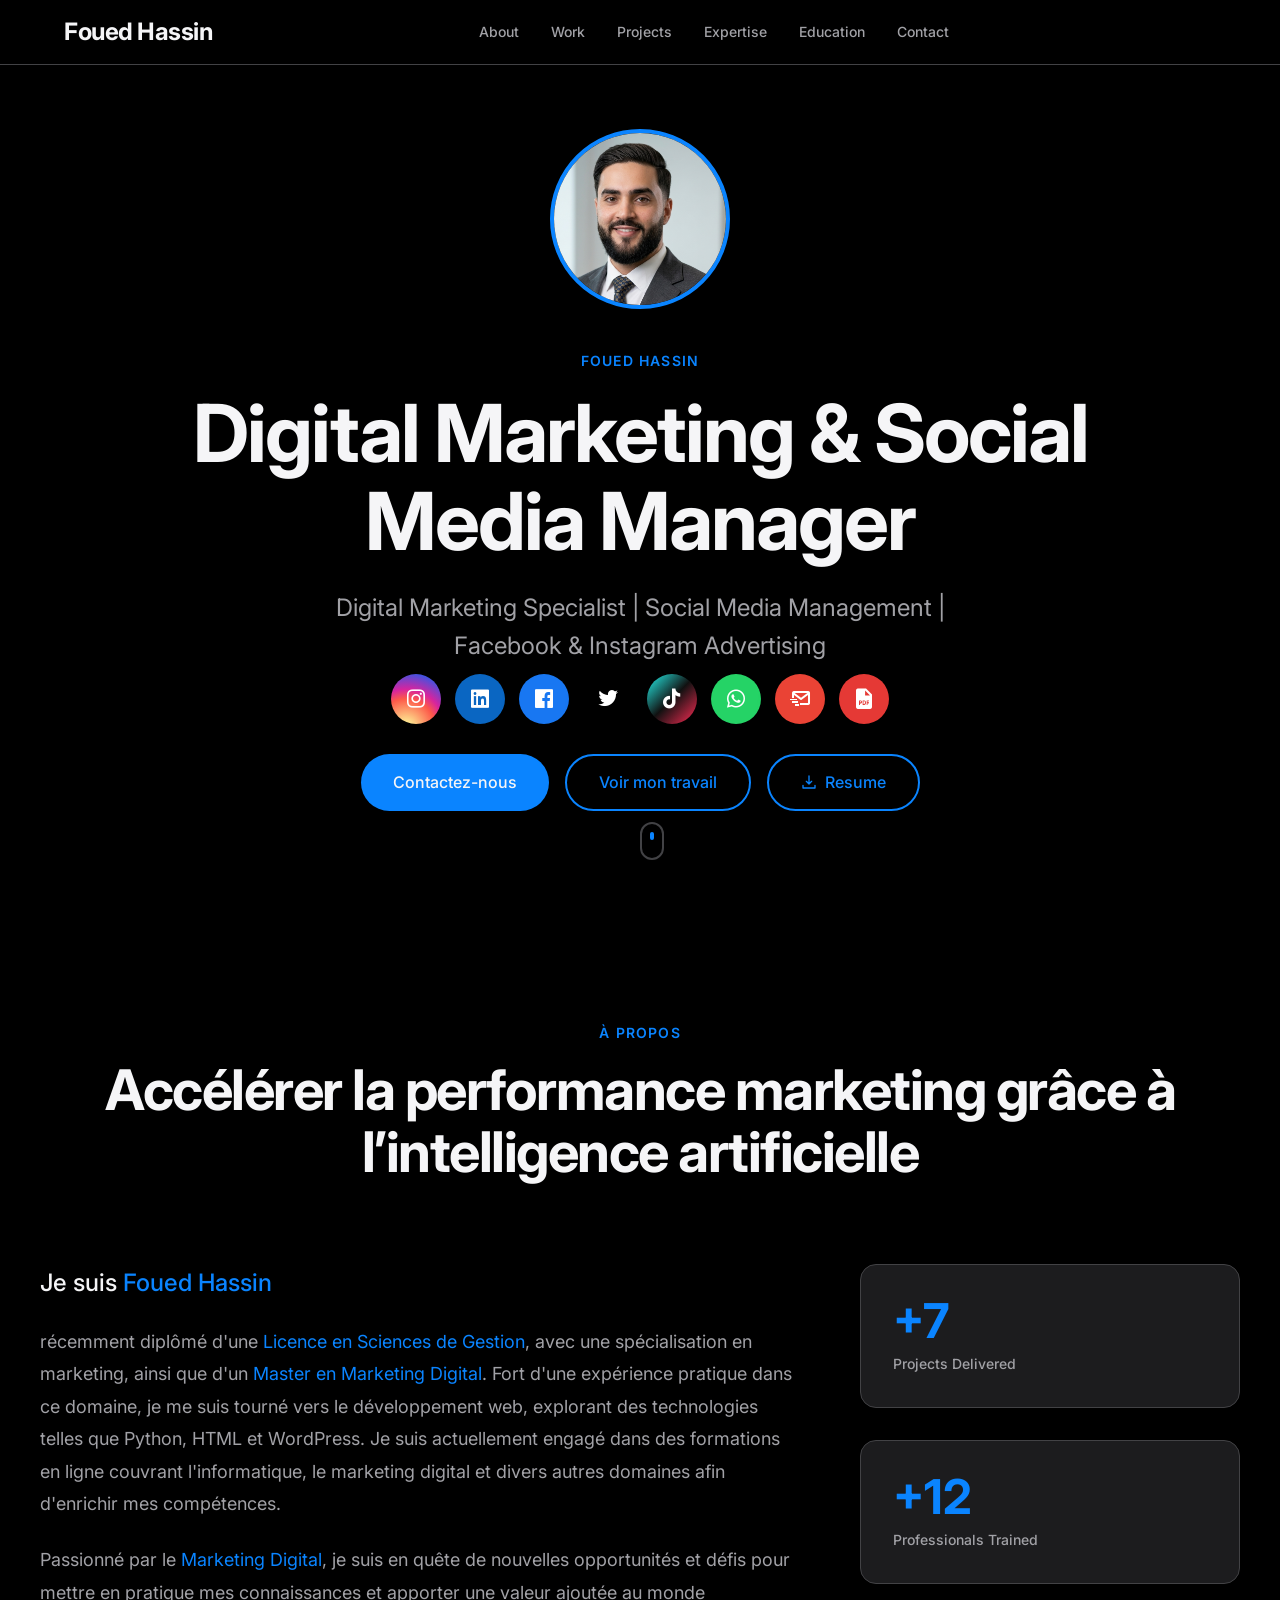
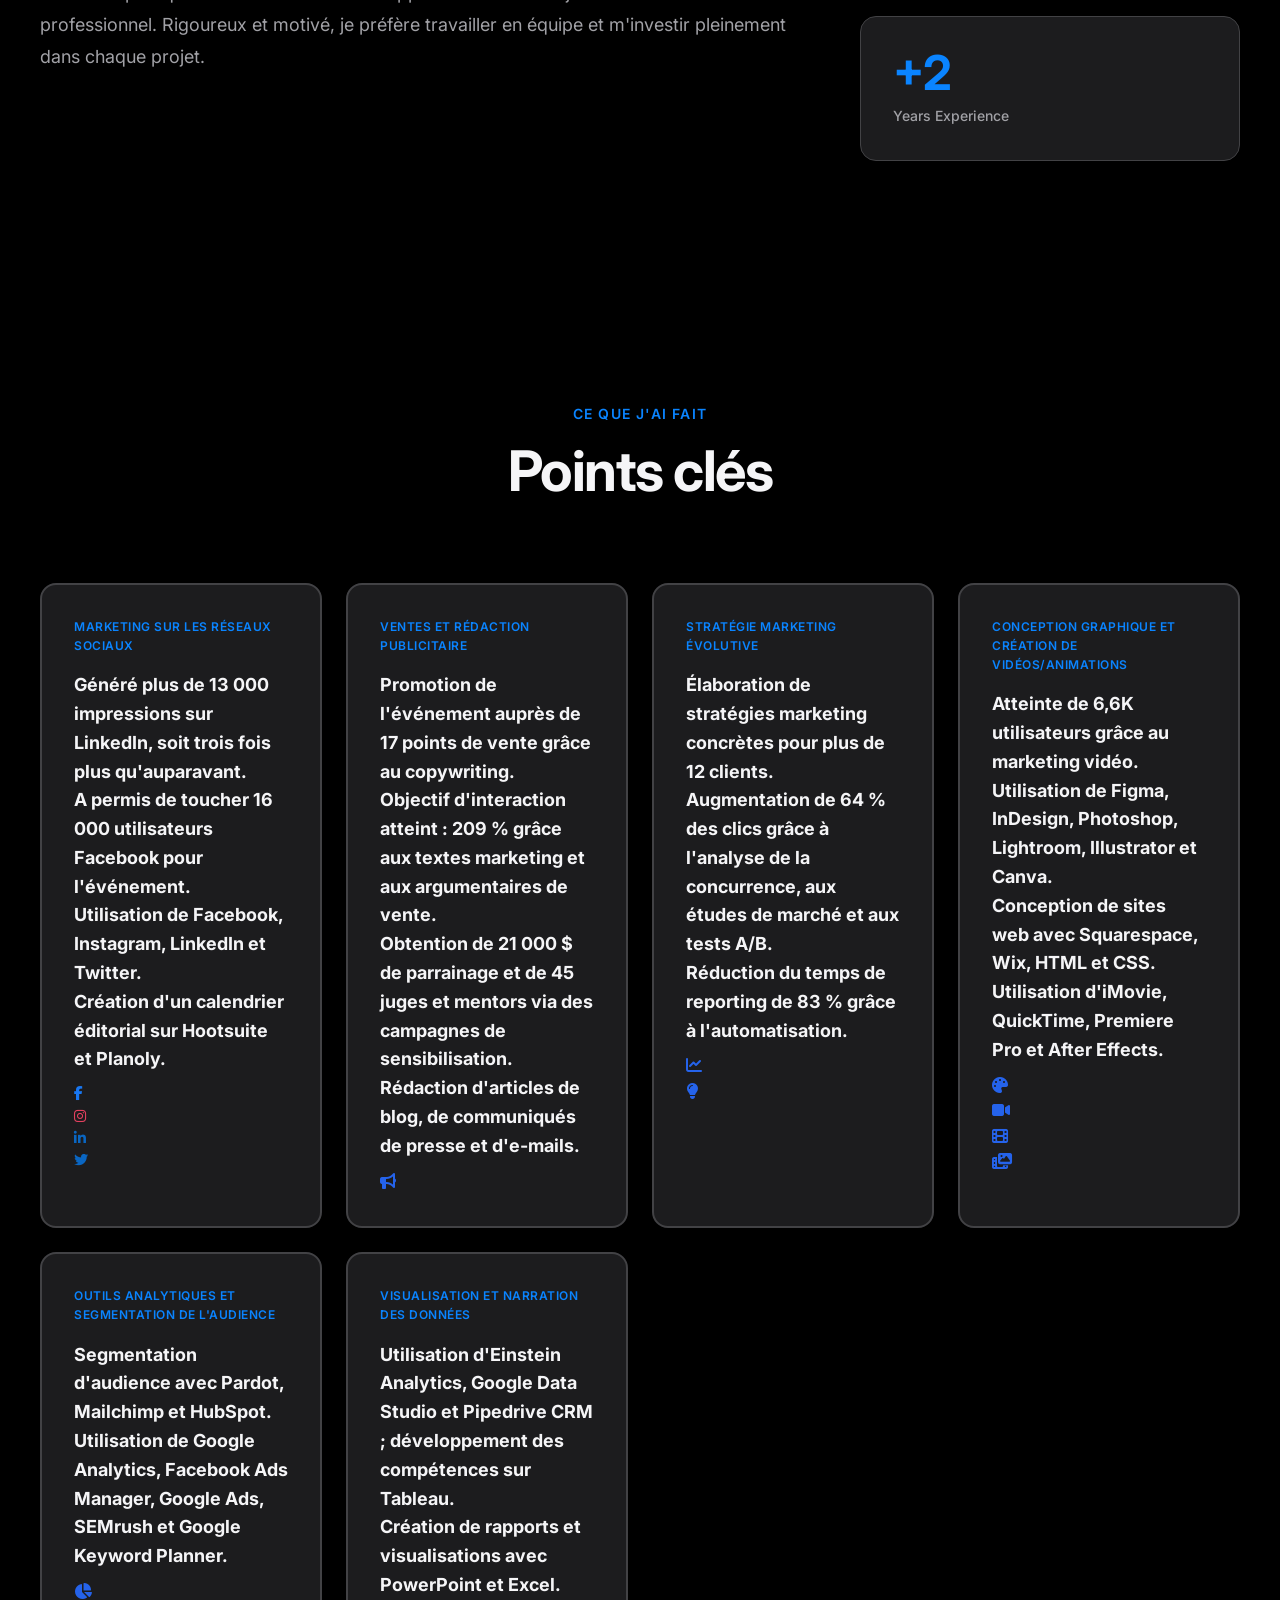
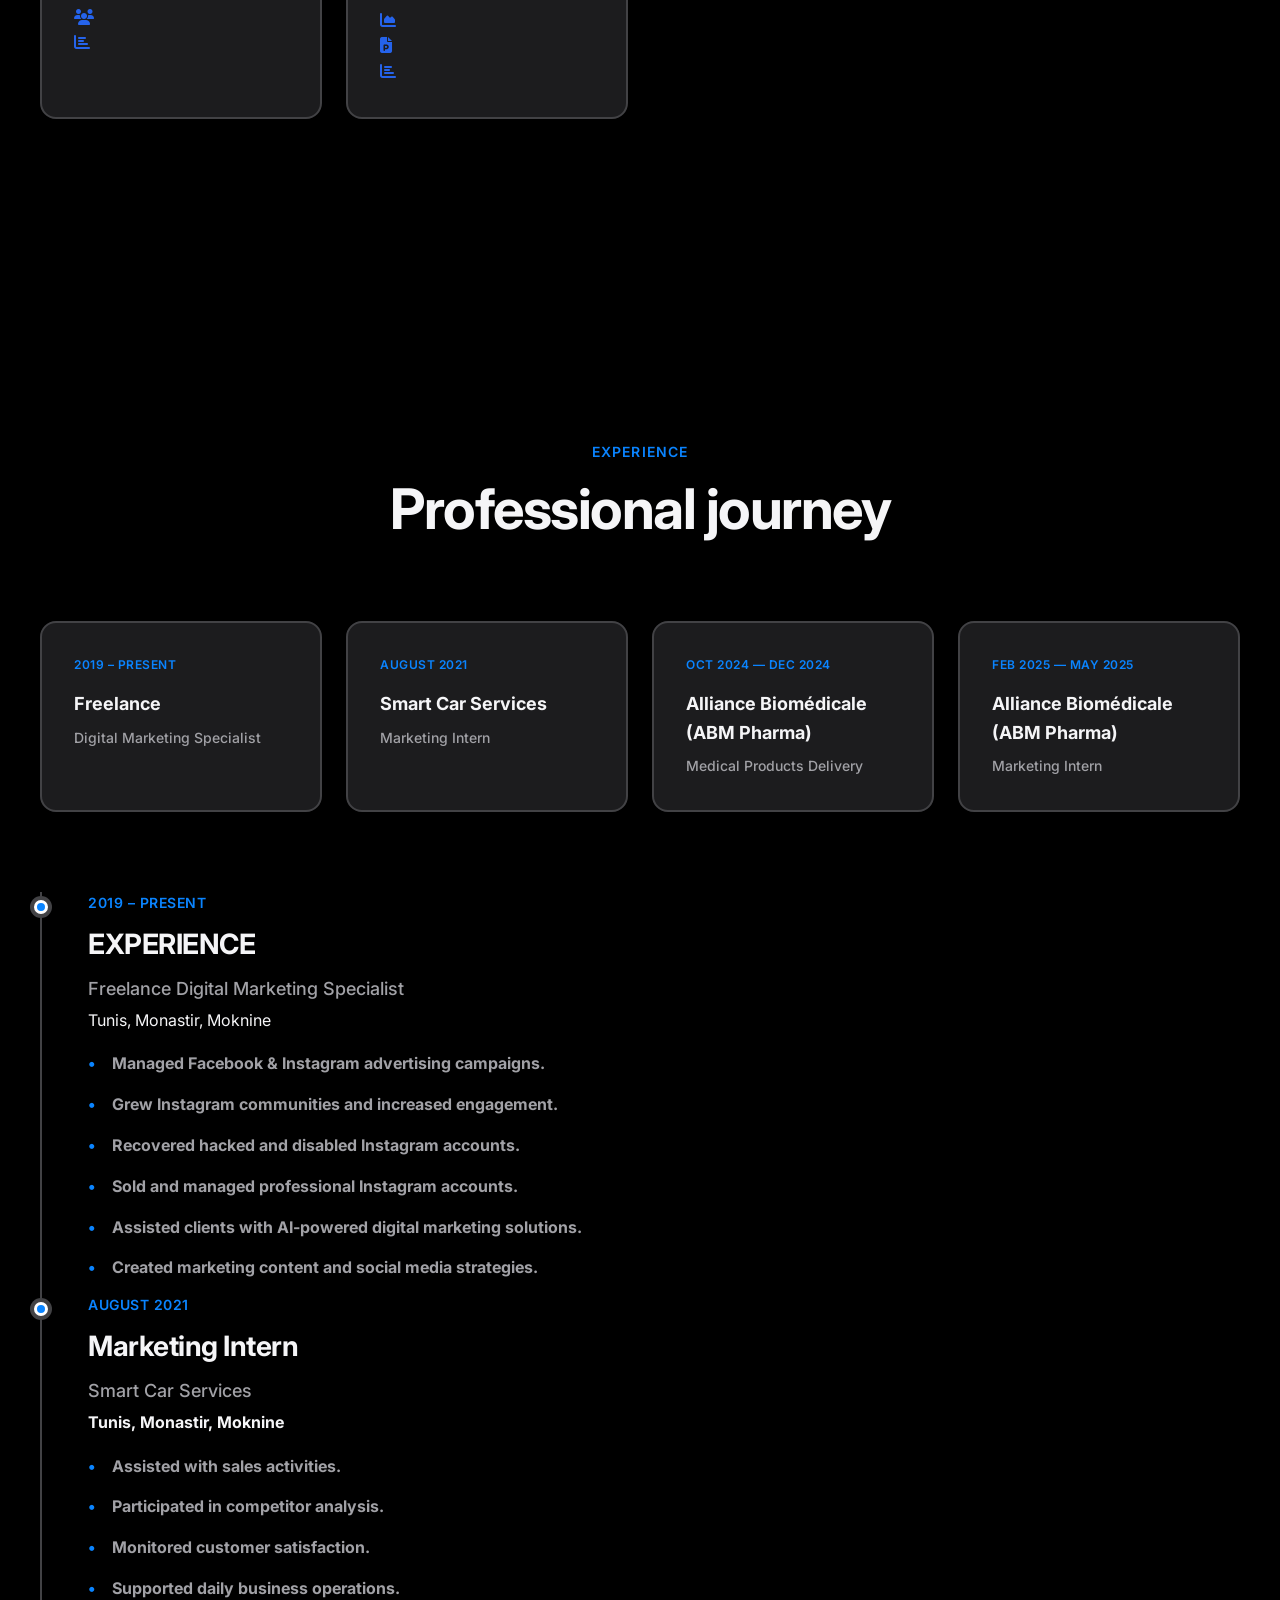
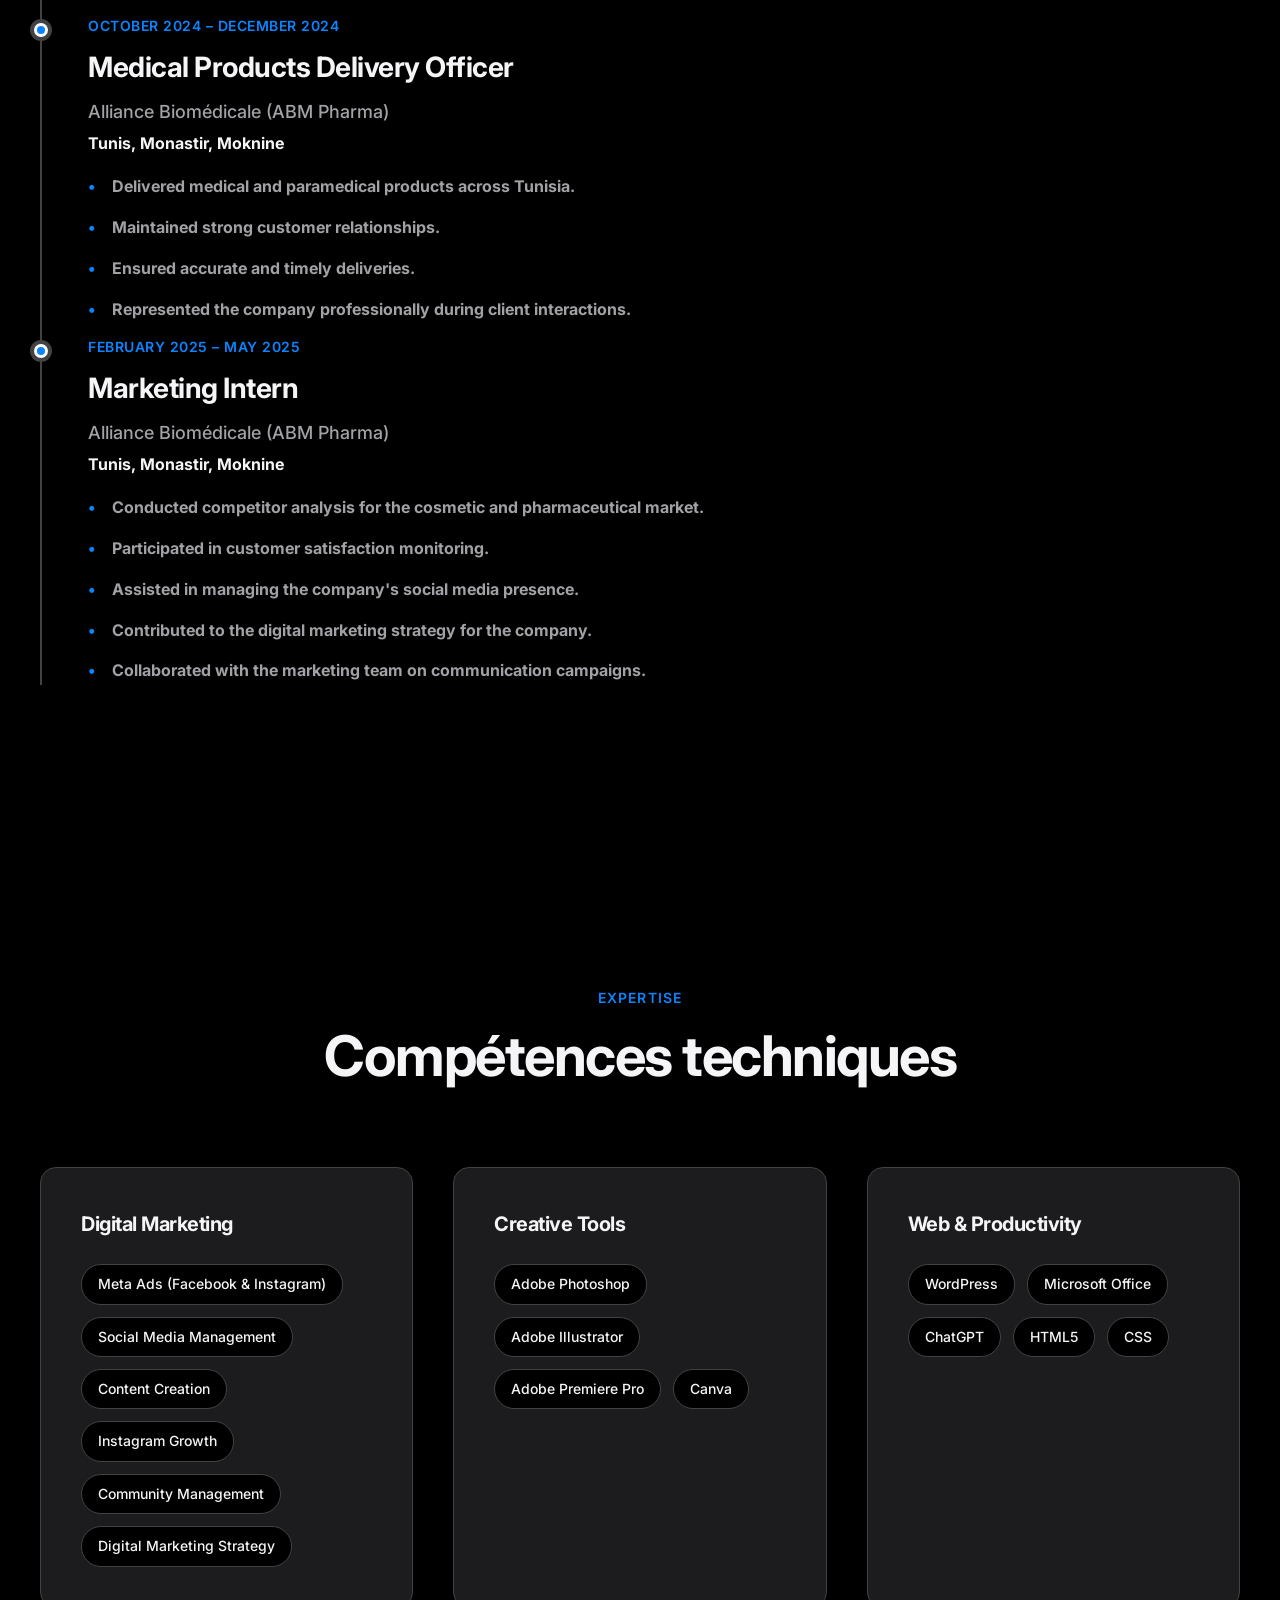
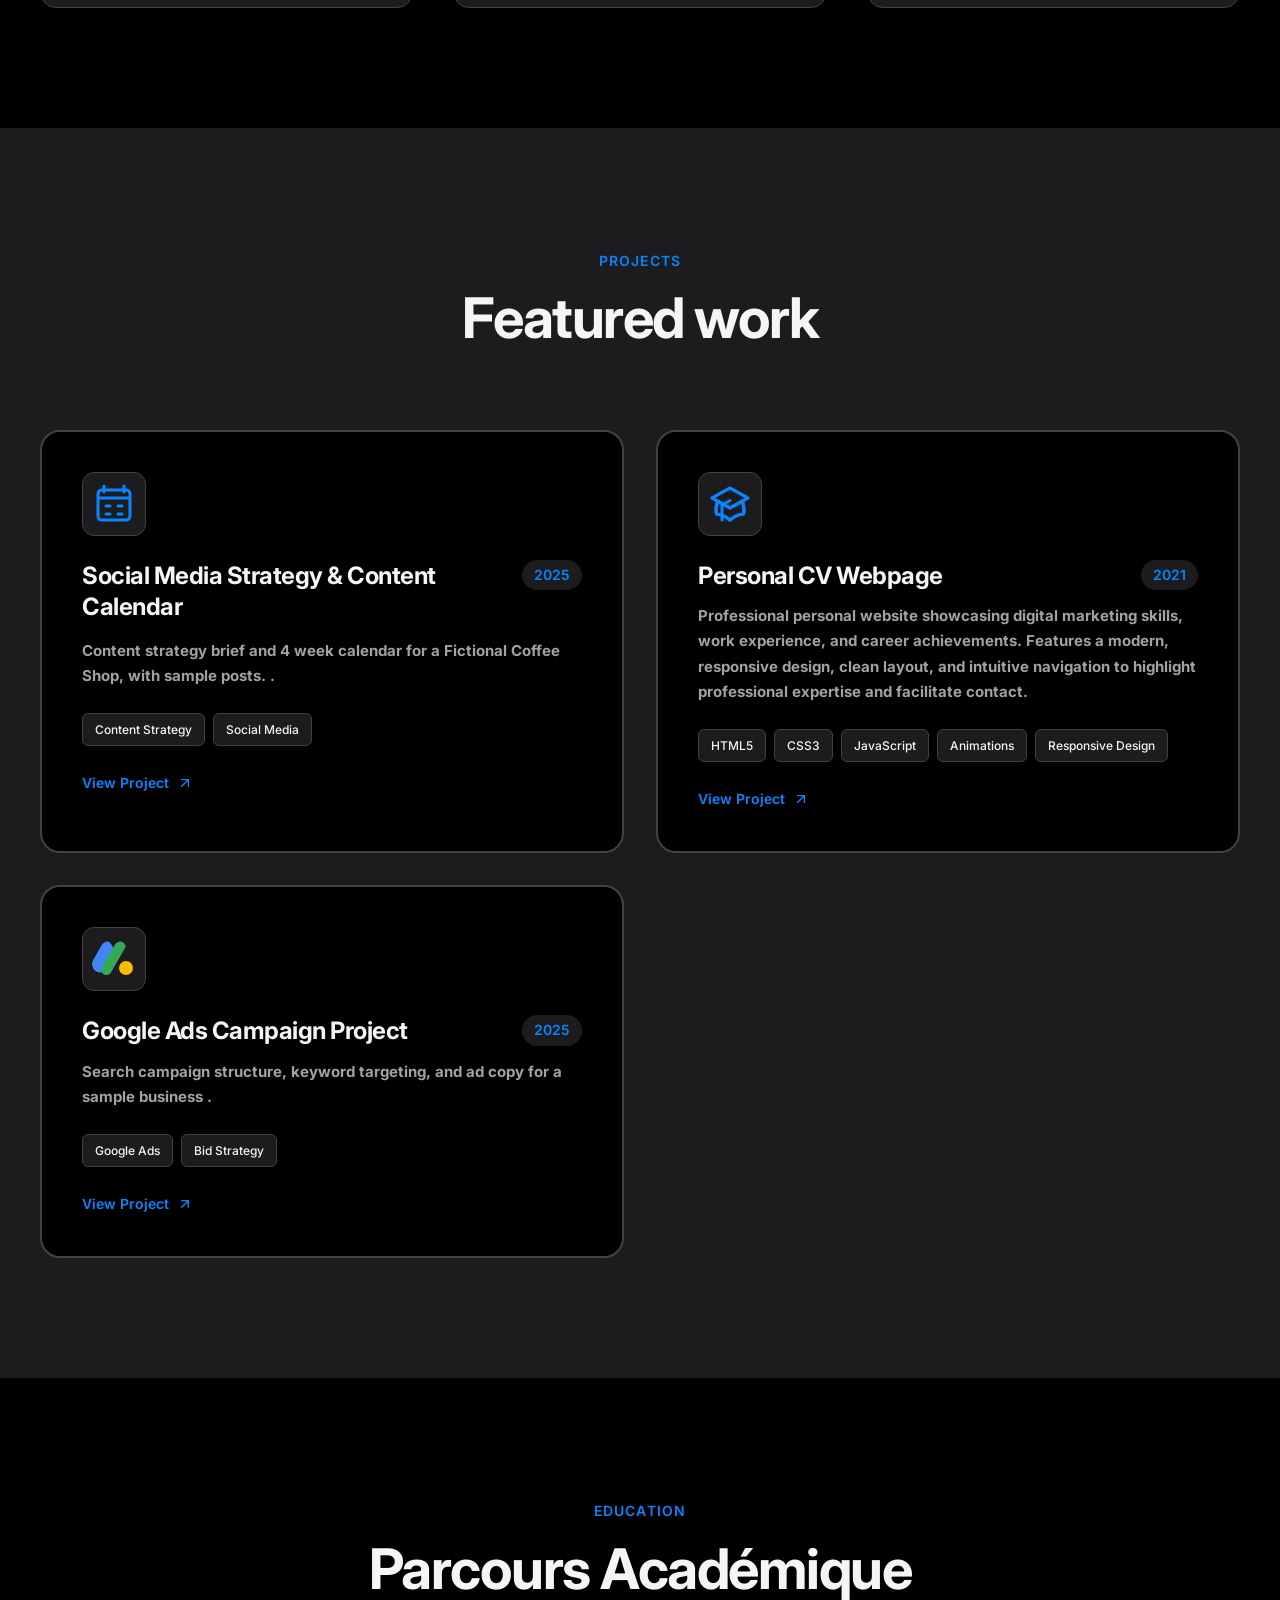
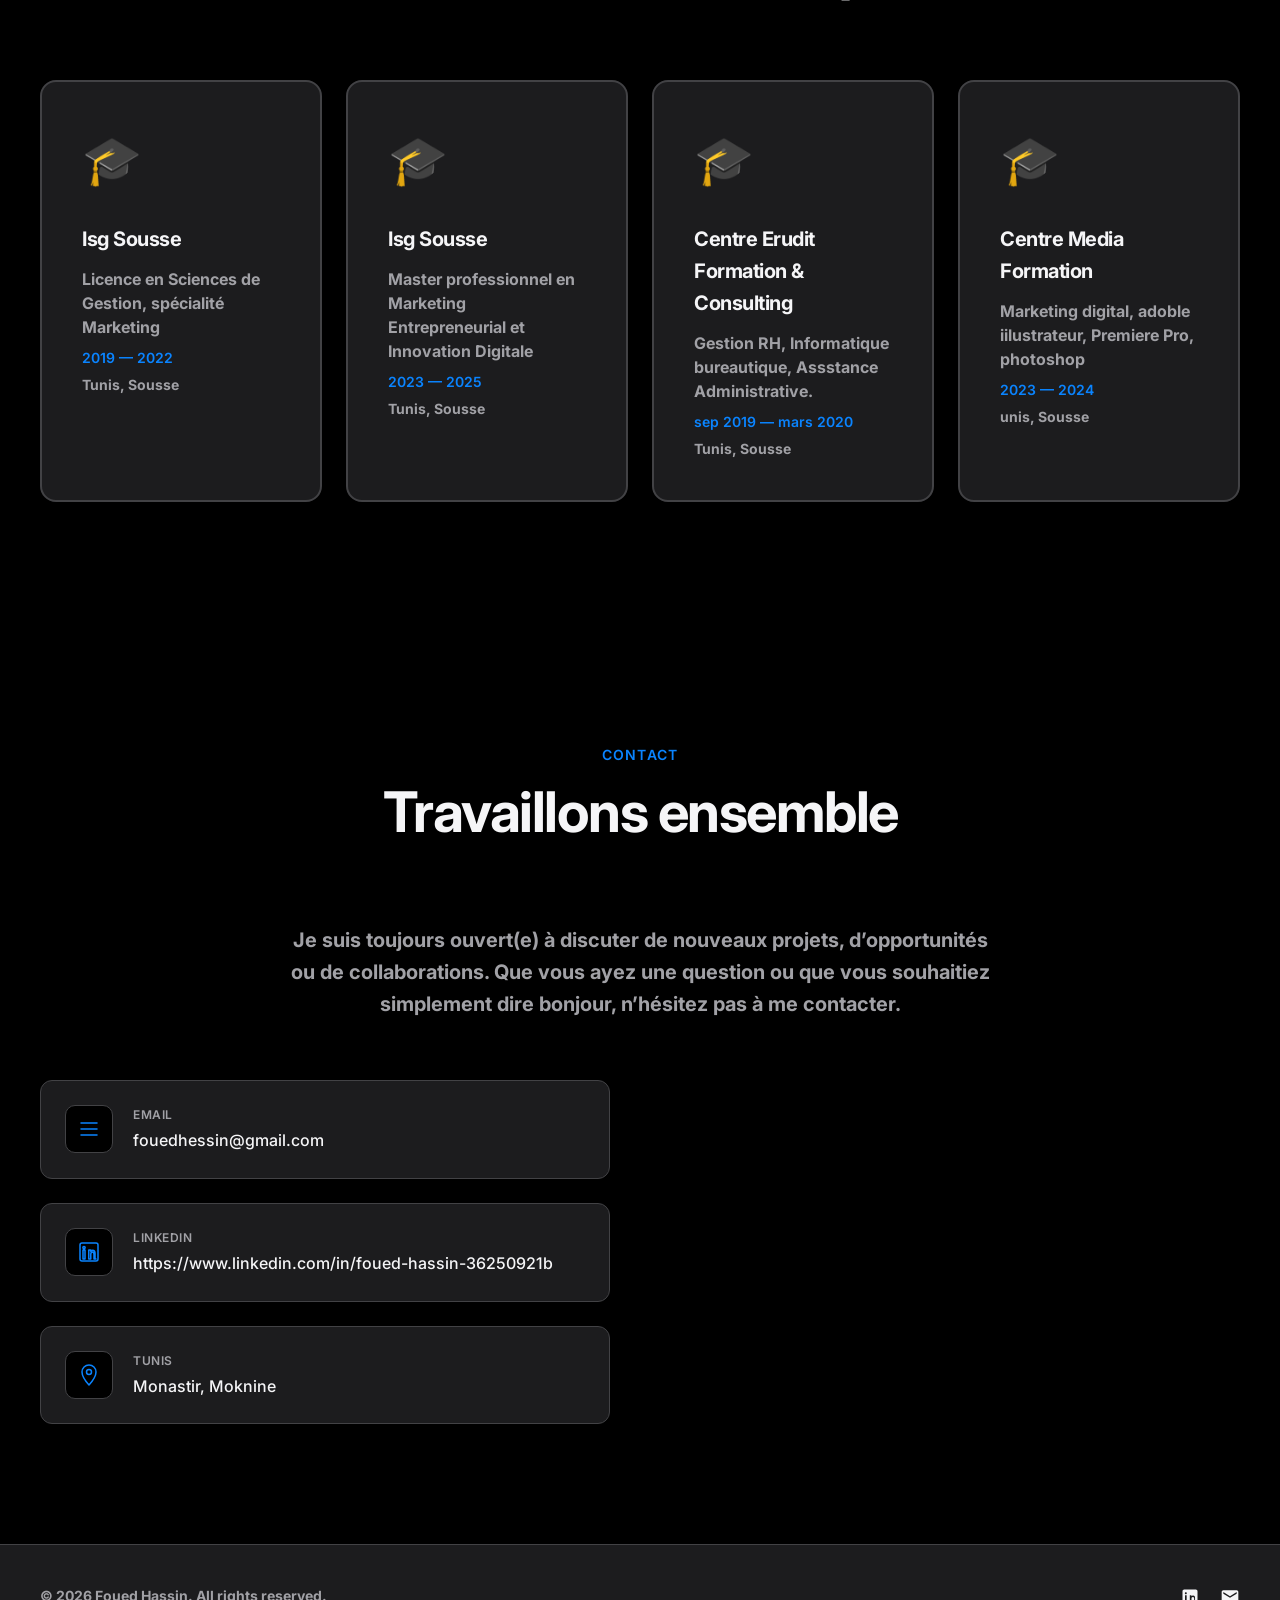
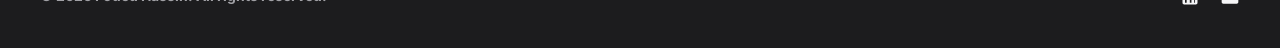
<file: index.html>
<!DOCTYPE html>


<html 

<head>

    <meta charset="UTF-8">
    <meta name="viewport" content="width=device-width, initial-scale=1.0">
    <title>Portfolio | Foued Hassin</title>
<link rel="icon" type="image/png" href="portfolio.png">
    
    <!-- SEO Meta Tags -->
    <meta name="description" content="Foued Hassin - Machine Learning Engineer & Senior Data Scientist specializing in Generative AI, MLOps, and predictive analytics. Building intelligent systems that scale.">
    <meta name="keywords" content="Machine Learning, AI, Data Science, Generative AI, MLOps, Python, Deep Learning, LLM, Azure OpenAI">
    <meta name="author" content="Foued Hassin">
    
    <!-- Open Graph / Social Media -->
    <meta property="og:type" content="website">
    <meta property="og:title" content="Foued Hassin — AI & Machine Learning Engineer">
    <meta property="og:description" content="Building intelligent systems with Generative AI, MLOps, and predictive analytics.">
    <meta property="og:url" content="https://ananttripathi.github.io">
    
    <!-- Twitter Card -->
    <meta name="twitter:card" content="summary_large_image">
    <meta name="twitter:title" content="Foued Hassin — AI & Machine Learning Engineer">
    <meta name="twitter:description" content="Building intelligent systems with Generative AI, MLOps, and predictive analytics.">
    
    <link rel="stylesheet" href="styles.css">
    <link rel="preconnect" href="https://fonts.googleapis.com">
    <link rel="preconnect" href="https://fonts.gstatic.com" crossorigin>
    <link href="https://fonts.googleapis.com/css2?family=Inter:wght@300;400;500;600;700&display=swap" rel="stylesheet">
<link href='https://cdn.jsdelivr.net/npm/boxicons@2.0.5/css/boxicons.min.css' rel='stylesheet'>
	<link rel="manifest" href="./manifest.json">
<link href="https://unpkg.com/boxicons@2.1.4/css/boxicons.min.css" rel="stylesheet">
<link rel="stylesheet" href="https://cdnjs.cloudflare.com/ajax/libs/font-awesome/6.5.1/css/all.min.css">
</head>



<body>





<!-- Elfsight Age Verification -->
    <script src="https://elfsightcdn.com/platform.js" async></script>
    <div class="elfsight-app-c1e1fa0e-5fb3-4b0f-881b-1762d5948251"
         data-elfsight-app-lazy></div>




    <!-- Navigation -->
    <nav class="nav" id="nav">
        <div class="nav-content">
            <a href="#hero" class="nav-logo">Foued Hassin</a>
            <div class="nav-links">
                <a href="#about" class="nav-link">About</a>
                <a href="#work" class="nav-link">Work</a>
                <a href="#projects" class="nav-link">Projects</a>
                <a href="#skills" class="nav-link">Expertise</a>
                <a href="#education" class="nav-link">Education</a>
                <a href="#contact" class="nav-link">Contact</a>
            </div>
<div class="elfsight-app-9f914943-4672-4599-95c1-9972fcb499a7"></div>
            <button class="menu-toggle" id="menuToggle">
                <span></span>
                <span></span>
            </button>
        </div>
    </nav>

    <!-- Mobile Menu -->
    <div class="mobile-menu" id="mobileMenu">
        <a href="#about" class="mobile-link">About</a>
        <a href="#work" class="mobile-link">Work</a>
        <a href="#projects" class="mobile-link">Projects</a>
        <a href="#skills" class="mobile-link">Expertise</a>
        <a href="#education" class="mobile-link">Education</a>
        <a href="#contact" class="mobile-link">Contact</a>

    </div>

    <!-- Hero Section -->
    <section id="hero" class="hero">
        <div class="hero-content">
            <div class="hero-profile">
                <img src="anantprofilepic.png" alt="Foued Hassin" class="profile-image">
            </div>
            <div class="hero-label">Foued Hassin</div>
            <h1 class="hero-title">Digital Marketing & Social Media Manager</h1>
            <p class="hero-subtitle">
                Digital Marketing Specialist | Social Media Management | Facebook & Instagram Advertising
            </p>

<!-- Social Icons -->
<div class="fh-social-wrap">
    <a href="https://www.instagram.com/foued.hassin.officiel/" class="fh-social-btn" target="_blank">
        <i class='bx bxl-instagram'></i>
    </a>

    <a href="https://www.linkedin.com/in/foued-hassin-36250921b" class="fh-social-btn" target="_blank">
        <i class='bx bxl-linkedin-square'></i>
    </a>

    <a href="https://www.facebook.com/fouedhassin1996" class="fh-social-btn" target="_blank">
        <i class='bx bxl-facebook-square'></i>
    </a>

    <a href="https://x.com/fouedhassin" class="fh-social-btn" target="_blank">
        <i class='bx bxl-twitter'></i>
    </a>

    <a href="https://www.tiktok.com/@foued.hassin.official" class="fh-social-btn" target="_blank">
        <i class='bx bxl-tiktok'></i>
    </a>

    <a href="https://wa.me/21919013" class="fh-social-btn" target="_blank">
        <i class='bx bxl-whatsapp'></i>
    </a>

    <a href="mailto:fouedhessin@gmail.com" class="fh-social-btn">
        <i class='bx bx-mail-send'></i>
    </a>

    <a href="CVFoued.pdf" class="fh-social-btn" download>
        <i class='bx bxs-file-pdf'></i>
    </a>
</div>




            <div class="hero-actions">
                <a href="#contact" class="btn btn-primary">Contactez-nous</a>
                <a href="#work" class="btn btn-secondary">Voir mon travail</a>
                <a href="Anant_Tripathi_Resume.pdf" download class="btn btn-secondary">
                    <svg width="16" height="16" fill="none" viewBox="0 0 24 24" style="margin-right: 8px;">
                        <path stroke="currentColor" stroke-linecap="round" stroke-linejoin="round" stroke-width="2" d="M12 3v12m0 0l-4-4m4 4l4-4M3 17v4h18v-4"/>
                    </svg>
                    Resume
                </a>
            </div>
        </div>
        <div class="scroll-indicator">
            <div class="scroll-dot"></div>
        </div>
    </section>

    <!-- About Section -->
    <section id="about" class="about">
        <div class="container">
            <div class="section-header">
                <span class="section-label">À propos</span>
                <h2 class="section-title">Accélérer la performance marketing grâce à l’intelligence artificielle</h2>
            </div>
            <div class="about-grid">
                <div class="about-text">
                    <p class="lead">
                        Je suis <span style="color: #0a84ff;">Foued Hassin</span>
                                  
                    <p>
                        récemment diplômé d'une <span style="color: #0a84ff;">Licence en Sciences de Gestion</span>, avec une spécialisation en marketing, ainsi que d'un <span style="color: #0a84ff;">Master en Marketing Digital</span>. Fort d'une expérience pratique dans ce domaine, je me suis tourné vers le développement web, explorant des technologies telles que Python, HTML et WordPress. Je suis actuellement engagé dans des formations en ligne couvrant l'informatique, le marketing digital et divers autres domaines afin d'enrichir mes compétences.
                    </p>
                    <p>
                        Passionné par le <span style="color: #0a84ff;">Marketing Digital</span>, je suis en quête de nouvelles opportunités et défis pour mettre en pratique mes connaissances et apporter une valeur ajoutée au monde professionnel. Rigoureux et motivé, je préfère travailler en équipe et m'investir pleinement dans chaque projet.
                    </p>
                </div>
                <div class="about-stats">
                    <div class="stat-item">
                        <div class="stat-value">+7</div>
                        <div class="stat-label">Projects Delivered</div>
                    </div>
                    <div class="stat-item">
                        <div class="stat-value">+12</div>
                        <div class="stat-label">Professionals Trained</div>
                    </div>
                    <div class="stat-item">
                        <div class="stat-value">+2</div>
                        <div class="stat-label">Years Experience</div>
                    </div>
                </div>
            </div>
        </div>
    </section>








<!-- MOT CLE Section -->
<section id="mot-cle" class="mot-cle-section">
    <div class="container">
        <div class="section-header">
            <span class="section-label">Ce que j'ai fait</span>
            <h2 class="section-title">Points clés</h2>
        </div>

        <!-- Growth Path -->
        <div class="growth-path">

            <div class="growth-item">
                <div class="growth-period">Marketing sur les réseaux sociaux</div>
                <div class="growth-role">
                    <h3>
                        Généré plus de 13 000 impressions sur LinkedIn, soit trois fois plus qu'auparavant.<br>
                        A permis de toucher 16 000 utilisateurs Facebook pour l'événement.<br>
                        Utilisation de Facebook, Instagram, LinkedIn et Twitter.<br>
                        Création d'un calendrier éditorial sur Hootsuite et Planoly.
                    </h3>

<p class="growth-company">
    <i class="fab fa-facebook-f" style="color:#1877F2;"></i><br>
    <i class="fab fa-instagram" style="color:#E4405F;"></i><br>
    <i class="fab fa-linkedin-in" style="color:#0A66C2;"></i><br>
<p class="growth-company">
    <i class="fab fa-twitter" style="color:#0A66C2;"></i>
</p>
</p>
                </div>
            </div>

            <div class="growth-item">
                <div class="growth-period">Ventes et rédaction publicitaire</div>
                <div class="growth-role">
                    <h3>
                        Promotion de l'événement auprès de 17 points de vente grâce au copywriting.<br>
                        Objectif d'interaction atteint : 209 % grâce aux textes marketing et aux argumentaires de vente.<br>
                        Obtention de 21 000 $ de parrainage et de 45 juges et mentors via des campagnes de sensibilisation.<br>
                        Rédaction d'articles de blog, de communiqués de presse et d'e-mails.
                    </h3>
<i class="fas fa-bullhorn" style="color:#2563eb;"></i>
                </div>
            </div>

            <div class="growth-item">
                <div class="growth-period">Stratégie marketing évolutive</div>
                <div class="growth-role">
                    <h3>
                        Élaboration de stratégies marketing concrètes pour plus de 12 clients.<br>
                        Augmentation de 64 % des clics grâce à l'analyse de la concurrence, aux études de marché et aux tests A/B.<br>
                        Réduction du temps de reporting de 83 % grâce à l'automatisation.
                    </h3>
<i class="fas fa-chart-line" style="color:#2563eb;"></i><br>
<i class="fas fa-lightbulb" style="color:#2563eb;"></i>
                </div>
            </div>

            <div class="growth-item">
                <div class="growth-period">Conception graphique et création de vidéos/animations</div>
                <div class="growth-role">
                    <h3>
                        Atteinte de 6,6K utilisateurs grâce au marketing vidéo.<br>
                        Utilisation de Figma, InDesign, Photoshop, Lightroom, Illustrator et Canva.<br>
                        Conception de sites web avec Squarespace, Wix, HTML et CSS.<br>
                        Utilisation d'iMovie, QuickTime, Premiere Pro et After Effects.
                    </h3>
<i class="fas fa-palette" style="color:#2563eb;"></i><br>
<i class="fas fa-video" style="color:#2563eb;"></i><br>
<i class="fas fa-film" style="color:#2563eb;"></i><br>
<i class="fas fa-photo-film" style="color:#2563eb;"></i>
                </div>
            </div>

            <div class="growth-item">
                <div class="growth-period">Outils analytiques et segmentation de l'audience</div>
                <div class="growth-role">
                    <h3>
                        Segmentation d'audience avec Pardot, Mailchimp et HubSpot.<br>
                        Utilisation de Google Analytics, Facebook Ads Manager, Google Ads, SEMrush et Google Keyword Planner.
                    </h3>
<i class="fas fa-chart-pie" style="color:#2563eb;"></i><br>
<i class="fas fa-users" style="color:#2563eb;"></i><br>
<i class="fas fa-chart-bar" style="color:#2563eb;"></i>
                </div>
            </div>

            <div class="growth-item">
                <div class="growth-period">Visualisation et narration des données</div>
                <div class="growth-role">
                    <h3>
                        Utilisation d'Einstein Analytics, Google Data Studio et Pipedrive CRM ; développement des compétences sur Tableau.<br>
                        Création de rapports et visualisations avec PowerPoint et Excel.
                    </h3>
<i class="fas fa-chart-area" style="color:#2563eb;"></i><br>
<i class="fas fa-file-powerpoint" style="color:#2563eb;"></i><br>
<i class="fas fa-chart-bar" style="color:#2563eb;"></i>
                </div>
            </div>

        </div>
    </div>
</section>








    <!-- Work Experience Section -->
    <section id="work" class="work">
        <div class="container">
            <div class="section-header">
                <span class="section-label">Experience</span>
                <h2 class="section-title">Professional journey</h2>
            </div>

            <!-- Growth Path -->
            <div class="growth-path">
                <div class="growth-item">
                    <div class="growth-period">2019 – Present</div>
                    <div class="growth-role">
                        <h3>Freelance</h3>
                        <p class="growth-company">Digital Marketing Specialist</p>               
                </div>              
                </div>

<div class="growth-item">
                    <div class="growth-period">August 2021</div>
                    <div class="growth-role">
                        <h3>Smart Car Services</h3>
                        <p class="growth-company">Marketing Intern</p>
                    </div>
                    </div>


                <div class="growth-item">
                    <div class="growth-period">Oct 2024 — Dec 2024</div>
                    <div class="growth-role">
                        <h3>Alliance Biomédicale (ABM Pharma)</h3>
                        <p class="growth-company">Medical Products Delivery</p>
                    </div>
                    </div>
                
<div class="growth-item">
                    <div class="growth-period">Feb 2025 — May 2025</div>
                    <div class="growth-role">
                        <h3>Alliance Biomédicale (ABM Pharma)</h3>
                        <p class="growth-company">Marketing Intern</p>
                    </div>


                </div>
            </div>
            
            <div class="timeline">
                <div class="timeline-item">
                    <div class="timeline-dot"></div>
                    <div class="timeline-content">
                        <div class="timeline-date">2019 – Present</div>
                        <h3 class="timeline-role">EXPERIENCE</h3>
                        <div class="timeline-company">Freelance Digital Marketing Specialist</div>
                        <div class="timeline-Lien">Tunis, Monastir, Moknine</div>
                        <ul class="timeline-details">
                            <li><strong>Managed Facebook & Instagram advertising campaigns.<br></li>
<li><strong>Grew Instagram communities and increased engagement.<br></li>
<li><strong>Recovered hacked and disabled Instagram accounts.<br></li>
<li><strong>Sold and managed professional Instagram accounts.<br></li>
<li><strong>Assisted clients with AI-powered digital marketing solutions.<br></li>
<li><strong>Created marketing content and social media strategies.</li>




<div class="timeline-item">
                    <div class="timeline-dot"></div>
                    <div class="timeline-content">
                    <div class="timeline-date">August 2021</div>
                        <h3 class="timeline-role">Marketing Intern</h3>
                        <div class="timeline-company">Smart Car Services</div>
                        <div class="timeline-Lien">Tunis, Monastir, Moknine</div>
                        <ul class="timeline-details">
                            <li><strong>Assisted with sales activities.<br></li>
<li><strong>Participated in competitor analysis.<br></li>
<li><strong>Monitored customer satisfaction.<br></li>
<li><strong>Supported daily business operations.</li>



 <div class="timeline-item">
                    <div class="timeline-dot"></div>
                    <div class="timeline-content">
                    <div class="timeline-date">October 2024 – December 2024</div>
                        <h3 class="timeline-role">Medical Products Delivery Officer</h3>
                        <div class="timeline-company">Alliance Biomédicale (ABM Pharma)</div>
                        <div class="timeline-Lien">Tunis, Monastir, Moknine</div>
                        <ul class="timeline-details">
                            <li><strong>Delivered medical and paramedical products across Tunisia.<br></li>
<li><strong>Maintained strong customer relationships.<br></li>
<li><strong>Ensured accurate and timely deliveries.<br></li>
<li><strong>Represented the company professionally during client interactions.</li>





                    <div class="timeline-item">
                    <div class="timeline-dot"></div>
                    <div class="timeline-content">
                    <div class="timeline-date">February 2025 – May 2025</div>
                        <h3 class="timeline-role">Marketing Intern</h3>
                        <div class="timeline-company">Alliance Biomédicale (ABM Pharma)</div>
                        <div class="timeline-Lien">Tunis, Monastir, Moknine</div>
                        <ul class="timeline-details">
                            <li><strong>Conducted competitor analysis for the cosmetic and pharmaceutical market.<br></li>
<li><strong>Participated in customer satisfaction monitoring.<br></li>
<li><strong>Assisted in managing the company's social media presence.<br></li>
<li><strong>Contributed to the digital marketing strategy for the company.<br></li>
<li><strong>Collaborated with the marketing team on communication campaigns.</li>



                   
                            
                        </ul>
                    </div>
                </div>
            </div>
        </div>
    </section>

    <!-- Skills Section -->
    <section id="skills" class="skills">
        <div class="container">
            <div class="section-header">
                <span class="section-label">Expertise</span>
                <h2 class="section-title">Compétences techniques</h2>
            </div>

            <div class="skills-grid">
               

               

                <div class="skill-category">
                    <h3 class="skill-category-title">Digital Marketing</h3>
                    <div class="skill-tags">
                        <span class="skill-tag">Meta Ads (Facebook & Instagram)</span>
                        <span class="skill-tag">Social Media Management</span>
                        <span class="skill-tag">Content Creation</span>
                        <span class="skill-tag">Instagram Growth</span>
                        <span class="skill-tag">Community Management</span>
                        <span class="skill-tag">Digital Marketing Strategy</span>

                    </div>
                </div>

               

                <div class="skill-category">
                    <h3 class="skill-category-title">Creative Tools</h3>
                    <div class="skill-tags">
                        <span class="skill-tag">Adobe Photoshop</span>
                        <span class="skill-tag">Adobe Illustrator</span>
                        <span class="skill-tag">Adobe Premiere Pro</span>
                        <span class="skill-tag">Canva</span>

                    </div>
                </div>

                <div class="skill-category">
                    <h3 class="skill-category-title">Web & Productivity</h3>
                    <div class="skill-tags">
                        <span class="skill-tag">WordPress</span>
                        <span class="skill-tag">Microsoft Office</span>
                        <span class="skill-tag">ChatGPT</span>
                        <span class="skill-tag">HTML5</span>
                        <span class="skill-tag">CSS</span>

                    </div>
                </div>
            </div>
        </div>
    </section>

    <!-- Projects Section -->
    <section id="projects" class="projects">
        <div class="container">
            <div class="section-header">
                <span class="section-label">Projects</span>
                <h2 class="section-title">Featured work</h2>
            </div>

            <div class="projects-grid">
                <div class="project-card">
                    <div class="project-icon">
                        <svg width="48" height="48" fill="none" viewBox="0 0 24 24">
    <path stroke="currentColor" stroke-linecap="round" stroke-linejoin="round" stroke-width="1.5"
        d="M7 3v3m10-3v3M4 9h16M6 5h12a2 2 0 012 2v11a2 2 0 01-2 2H6a2 2 0 01-2-2V7a2 2 0 012-2zM8 13h2m4 0h2M8 17h2m4 0h2"/>
</svg>
                    </div>
                    <div class="project-header">
                        <h3 class="project-title">Social Media Strategy & Content Calendar
</h3>
                        <span class="project-year">2025</span>
                    </div>
                    <div class="project-org">
                        

                    </div>
                    <p class="project-description">
                        Content strategy brief and 4 week calendar for a Fictional Coffee Shop, with sample posts.

.
                    </p>
                    <div class="project-tags">
                        <span class="tag">Content Strategy</span>
                        <span class="tag">Social Media</span>
                    </div>
                    <a href="socialmediamanager.html" class="project-link" target="_blank">
                        <span>View Project</span>
                        <svg width="16" height="16" fill="none" viewBox="0 0 24 24">
                            <path stroke="currentColor" stroke-linecap="round" stroke-linejoin="round" stroke-width="2" d="M7 17L17 7m0 0H7m10 0v10"/>
                        </svg>
                    </a>
                </div>

                <div class="project-card">
                    <div class="project-icon">
                        <svg width="48" height="48" fill="none" viewBox="0 0 24 24">
                            <path stroke="currentColor" stroke-linecap="round" stroke-linejoin="round" stroke-width="1.5" d="M12 14l9-5-9-5-9 5 9 5z"/>
                            <path stroke="currentColor" stroke-linecap="round" stroke-linejoin="round" stroke-width="1.5" d="M12 14l6.16-3.422a12.083 12.083 0 01.665 6.479A11.952 11.952 0 0012 20.055a11.952 11.952 0 00-6.824-2.998 12.078 12.078 0 01.665-6.479L12 14z"/>
                            <path stroke="currentColor" stroke-linecap="round" stroke-linejoin="round" stroke-width="1.5" d="M12 14l9-5-9-5-9 5 9 5zm0 0l6.16-3.422a12.083 12.083 0 01.665 6.479A11.952 11.952 0 0012 20.055a11.952 11.952 0 00-6.824-2.998 12.078 12.078 0 01.665-6.479L12 14zm-4 6v-7.5l4-2.222"/>
                        </svg>
                    </div>
                    <div class="project-header">
                        <h3 class="project-title">Personal CV Webpage</h3>
                        <span class="project-year">2021</span>
                    </div>
                    <p class="project-description">
                        Professional personal website showcasing digital marketing skills, work experience, and career achievements. Features a modern, responsive design, clean layout, and intuitive navigation to highlight professional expertise and facilitate contact.
                    </p>
                    <div class="project-tags">
                        <span class="tag">HTML5</span>
                        <span class="tag">CSS3</span>
                        <span class="tag">JavaScript</span>
                        <span class="tag">Animations</span>
                        <span class="tag">Responsive Design</span>
                    </div>
                    <a href="https://fouedhassincv.com/" class="project-link" target="_blank">
                        <span>View Project</span>
                        <svg width="16" height="16" fill="none" viewBox="0 0 24 24">
                            <path stroke="currentColor" stroke-linecap="round" stroke-linejoin="round" stroke-width="2" d="M7 17L17 7m0 0H7m10 0v10"/>
                        </svg>
                    </a>
                </div>
                
                
                
                <div class="project-card">
                    <div class="project-icon">
                   
<svg width="48" height="48" viewBox="0 0 48 48" fill="none" xmlns="http://www.w3.org/2000/svg">
    <path d="M17.5 6.5C15.2 6.5 13.1 7.8 11.9 9.8L3.2 25C0.9 29 2.3 34.1 6.3 36.4C10.3 38.7 15.4 37.3 17.7 33.3L26.4 18.1L21.5 9.8C20.7 7.8 19.2 6.5 17.5 6.5Z" fill="#4285F4"/>
    <path d="M30.5 6.5C28.2 6.5 26.1 7.8 24.9 9.8L12.2 31.8C10.1 35.5 12.1 40.1 16.2 40.1C18.2 40.1 20.1 39 21.1 37.2L35.9 11.6C34.8 8.5 32.9 6.5 30.5 6.5Z" fill="#34A853"/>
    <circle cx="36" cy="33" r="7" fill="#FBBC04"/>
</svg>
                    </div>
                    <div class="project-header">
                        <h3 class="project-title">Google Ads Campaign Project</h3>
                        <span class="project-year">2025</span>
                    </div>
                    <p class="project-description">
                        Search campaign structure, keyword targeting, and ad copy for a sample business

.
                    </p>
                    <div class="project-tags">
                        <span class="tag">Google Ads</span>
                        <span class="tag">Bid Strategy</span>
                    </div>
                    <a href="googleads.html" class="project-link" target="_blank">
                        <span>View Project</span>
                        <svg width="16" height="16" fill="none" viewBox="0 0 24 24">
                            <path stroke="currentColor" stroke-linecap="round" stroke-linejoin="round" stroke-width="2" d="M7 17L17 7m0 0H7m10 0v10"/>
                        </svg>
                    </a>
                </div>

                
            </div>
        </div>
    </section>

    <!-- Education Section -->
    <section id="education" class="education">
        <div class="container">
            <div class="section-header">
                <span class="section-label">Education</span>
                <h2 class="section-title">Parcours Académique</h2>
            </div>

           <div class="education-grid">
                

<div class="education-card">

                    <div class="education-icon">🎓</div>
                    <h3 class="education-school">Isg Sousse</h3>
                    <div class="education-degree">Licence en Sciences de Gestion, spécialité Marketing</div>
                    <div class="education-date">2019 — 2022</div>
                    <div class="education-location">Tunis, Sousse</div>
                </div>

<div class="education-card">
                    <div class="education-icon">🎓</div>
                    <h3 class="education-school">Isg Sousse</h3>
                    <div class="education-degree">Master professionnel en Marketing Entrepreneurial et Innovation Digitale</div>
                    <div class="education-date">2023 — 2025</div>
                    <div class="education-location">Tunis, Sousse</div>
                </div>

                

                <div class="education-card">
                    <div class="education-icon">🎓</div>
                    <h3 class="education-school">Centre Erudit Formation & Consulting</h3>
                    <div class="education-degree">Gestion RH, Informatique bureautique, Assstance Administrative.</div>
                    <div class="education-date">sep 2019 — mars 2020</div>
                    <div class="education-location">Tunis, Sousse</div>
                </div>

                <div class="education-card">
                    <div class="education-icon">🎓</div>
                    <h3 class="education-school">Centre Media Formation</h3>
                    <div class="education-degree">Marketing digital, adoble iilustrateur, Premiere Pro, photoshop</div>
                    <div class="education-date">2023 — 2024</div>
                    <div class="education-location">unis, Sousse</div>
                </div>
            </div>
        </div>
    </section>

    <!-- Contact Section -->
    <section id="contact" class="contact">
        <div class="container">
            <div class="section-header">
                <span class="section-label">Contact</span>
                <h2 class="section-title">Travaillons ensemble</h2>
            </div>

            <div class="contact-content">
                <div class="contact-intro">
                    <p>Je suis toujours ouvert(e) à discuter de nouveaux projets, d’opportunités ou de collaborations. Que vous ayez une question ou que vous souhaitiez simplement dire bonjour, n’hésitez pas à me contacter.</p>
                </div>

                <div class="contact-grid">
                    <div class="contact-info">
                        <div class="info-card">
                            <div class="info-icon">
                                <svg width="24" height="24" fill="none" viewBox="0 0 24 24">
                                    <path stroke="currentColor" stroke-linecap="round" stroke-linejoin="round" stroke-width="1.5" d="M4 6h16M4 12h16M4 18h16"/>
                                </svg>
                            </div>
                            <div class="info-content">
                                <div class="info-label">Email</div>
                                <a href="mailto:fouedhessin@gmail.com" class="info-value">fouedhessin@gmail.com</a>
                            </div>
                        </div>

                        <div class="info-card">
                            <div class="info-icon">
                                <svg width="24" height="24" fill="none" viewBox="0 0 24 24">
                                    <path stroke="currentColor" stroke-linecap="round" stroke-linejoin="round" stroke-width="1.5" d="M19 3H5c-1.1 0-2 .9-2 2v14c0 1.1.9 2 2 2h14c1.1 0 2-.9 2-2V5c0-1.1-.9-2-2-2zM8 19H6V10h2v9zm-1-10.29c-.63 0-1.15-.51-1.15-1.15 0-.64.52-1.15 1.15-1.15.64 0 1.15.51 1.15 1.15 0 .64-.51 1.15-1.15 1.15zM19 19h-2v-4.5c0-1.08-.02-2.47-1.5-2.47-1.5 0-1.73 1.17-1.73 2.39V19h-2V10h1.92v1.23h.03c.27-.51.93-1.05 1.91-1.05 2.04 0 2.42 1.34 2.42 3.09V19z"/>
                                </svg>
                            </div>
                            <div class="info-content">
                                <div class="info-label">LinkedIn</div>
                                <a href="https://www.linkedin.com/in/foued-hassin-36250921b" target="_blank" class="info-value">https://www.linkedin.com/in/foued-hassin-36250921b</a>
                            </div>
                        </div>

                      
                        <div class="info-card">
                            <div class="info-icon">
                                <svg width="24" height="24" fill="none" viewBox="0 0 24 24">
                                    <path stroke="currentColor" stroke-linecap="round" stroke-linejoin="round" stroke-width="1.5" d="M12 2C8.13 2 5 5.13 5 9c0 5.25 7 13 7 13s7-7.75 7-13c0-3.87-3.13-7-7-7zm0 9.5c-1.38 0-2.5-1.12-2.5-2.5S10.62 6.5 12 6.5s2.5 1.12 2.5 2.5-1.12 2.5-2.5 2.5z"/>
                                </svg>
                            </div>
                            <div class="info-content">
                                <div class="info-label">Tunis</div>
                                <div class="info-value">Monastir, Moknine</div>
                            </div>
                        </div>
                    </div>

<!-- Elfsight Contact Form | Untitled Contact Form -->
<script src="https://elfsightcdn.com/platform.js" async></script>
<div class="elfsight-app-900da3e5-edab-4204-afa3-cf645f0d7b01" data-elfsight-app-lazy></div>
                </div>
            </div>
        </div>
    </section>




    <!-- Footer -->

    <footer class="footer">
        <div class="container">
            <div class="footer-content">
                <div class="footer-text">
                    <p>&copy; 2026 Foued Hassin. All rights reserved.</p>
                </div>
                <div class="footer-links">
                    
                    <a href="https://www.linkedin.com/in/foued-hassin-36250921b" target="_blank" aria-label="LinkedIn">
                        <svg width="20" height="20" fill="currentColor" viewBox="0 0 24 24">
                            <path d="M19 3H5c-1.1 0-2 .9-2 2v14c0 1.1.9 2 2 2h14c1.1 0 2-.9 2-2V5c0-1.1-.9-2-2-2zM8 19H6V10h2v9zm-1-10.29c-.63 0-1.15-.51-1.15-1.15 0-.64.52-1.15 1.15-1.15.64 0 1.15.51 1.15 1.15 0 .64-.51 1.15-1.15 1.15zM19 19h-2v-4.5c0-1.08-.02-2.47-1.5-2.47-1.5 0-1.73 1.17-1.73 2.39V19h-2V10h1.92v1.23h.03c.27-.51.93-1.05 1.91-1.05 2.04 0 2.42 1.34 2.42 3.09V19z"/>
                        </svg>
                    </a>
                    <a href="mailto:fouedhessin@gmail.com" aria-label="Email">
                        <svg width="20" height="20" fill="currentColor" viewBox="0 0 24 24">
                            <path d="M20 4H4c-1.1 0-2 .9-2 2v12c0 1.1.9 2 2 2h16c1.1 0 2-.9 2-2V6c0-1.1-.9-2-2-2zm0 4l-8 5-8-5V6l8 5 8-5v2z"/>
                        </svg>
                    </a>
                </div>
            </div>
        </div>
    </footer>


   <script src="https://elfsightcdn.com/platform.js" async></script>
 <!-- Jotform Scroll To Top Widget -->

<div id="JFWebsiteWidget-019f90564a1070008ae90ea7cd690b0d6afb"></div>
<script src="https://www.jotform.com/website-widgets/embed/019f90564a1070008ae90ea7cd690b0d6afb"></script>

    <div id="JFWebsiteWidget-019f902ea9887000874d370d586498b63e89"></div>
<script src="https://www.jotform.com/website-widgets/embed/019f902ea9887000874d370d586498b63e89"></script>

<script>
const menuToggle = document.getElementById('menuToggle');
const mobileMenu = document.getElementById('mobileMenu');

menuToggle.addEventListener('click', () => {
    mobileMenu.classList.toggle('active');
    menuToggle.classList.toggle('active');
});

document.querySelectorAll('.mobile-link').forEach(link => {
    link.addEventListener('click', () => {
        mobileMenu.classList.remove('active');
        menuToggle.classList.remove('active');
    });
});
</script>



<script>
window.addEventListener("load", () => {
    document.documentElement.scrollTop = 0;
    document.body.scrollTop = 0;
    window.scrollTo(0, 0);
});
</script>



    <script src="script.js"></script>
</body>
</html>
</file>
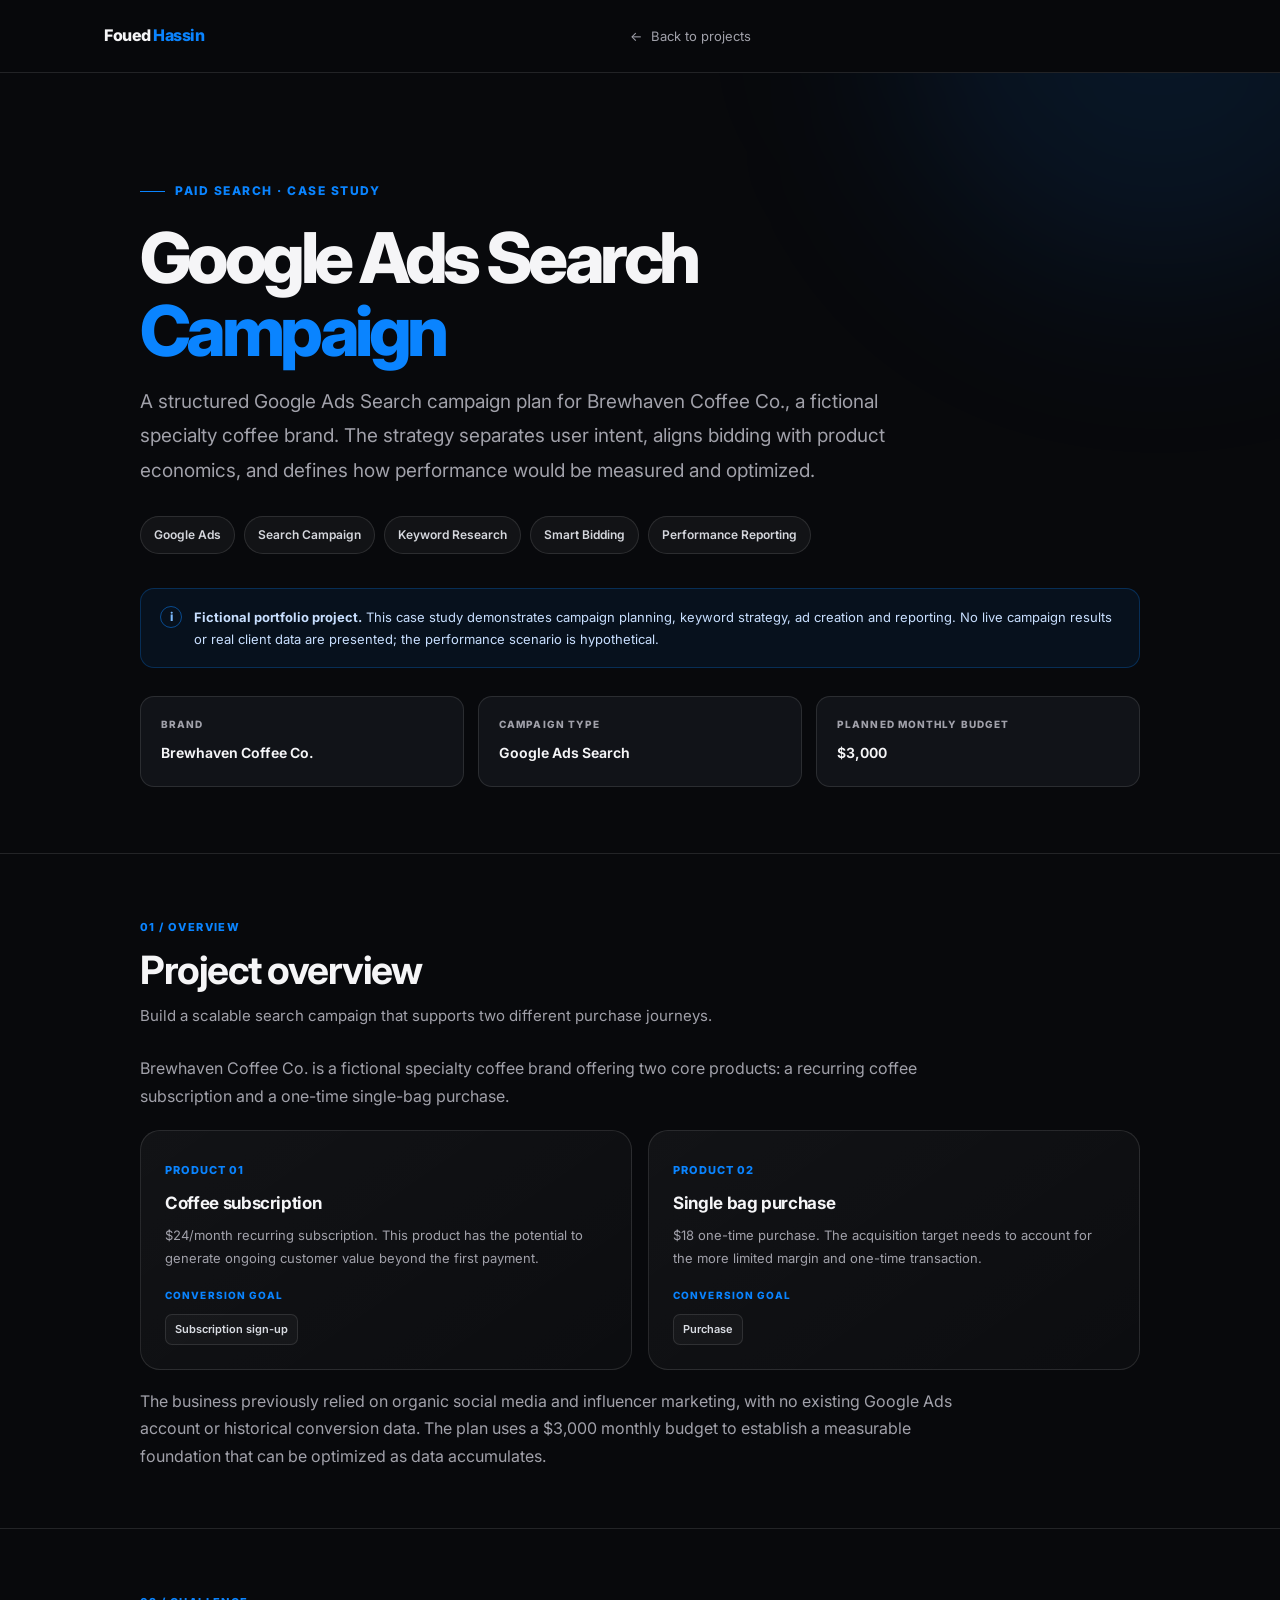
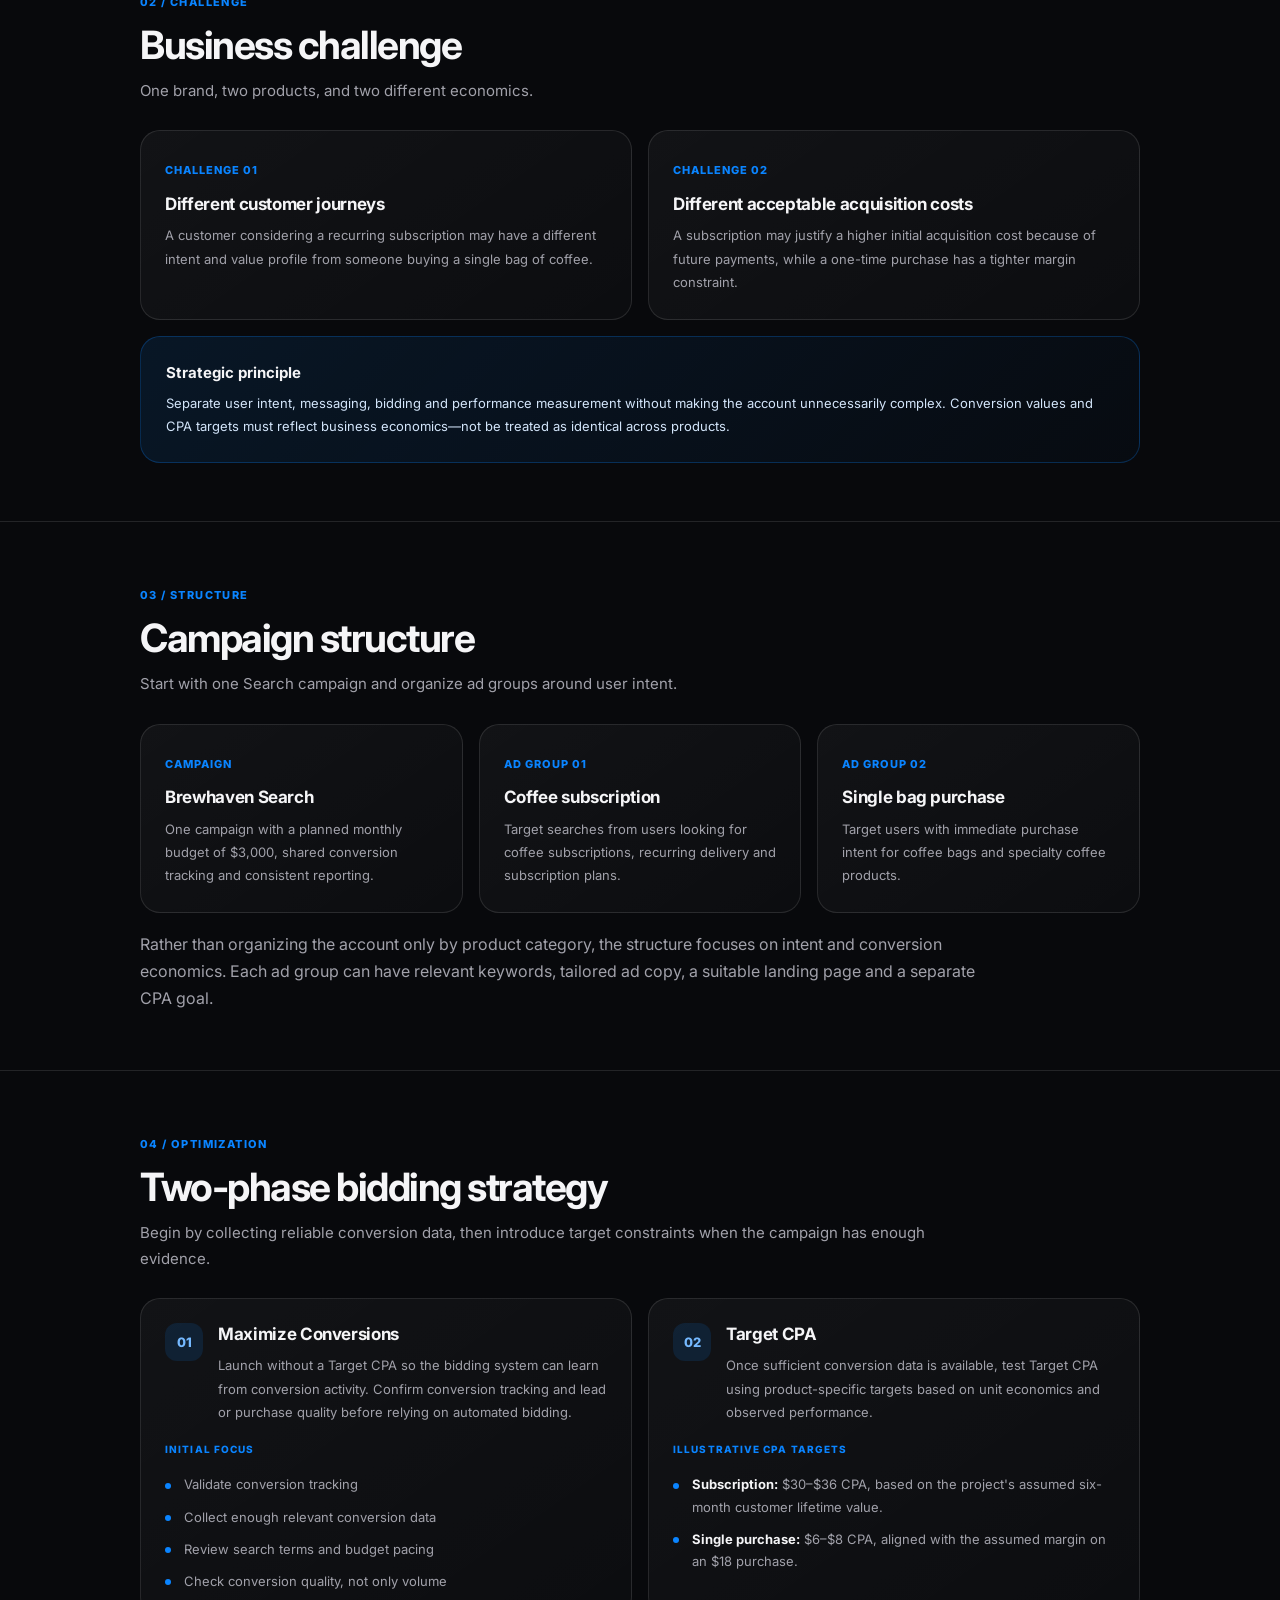
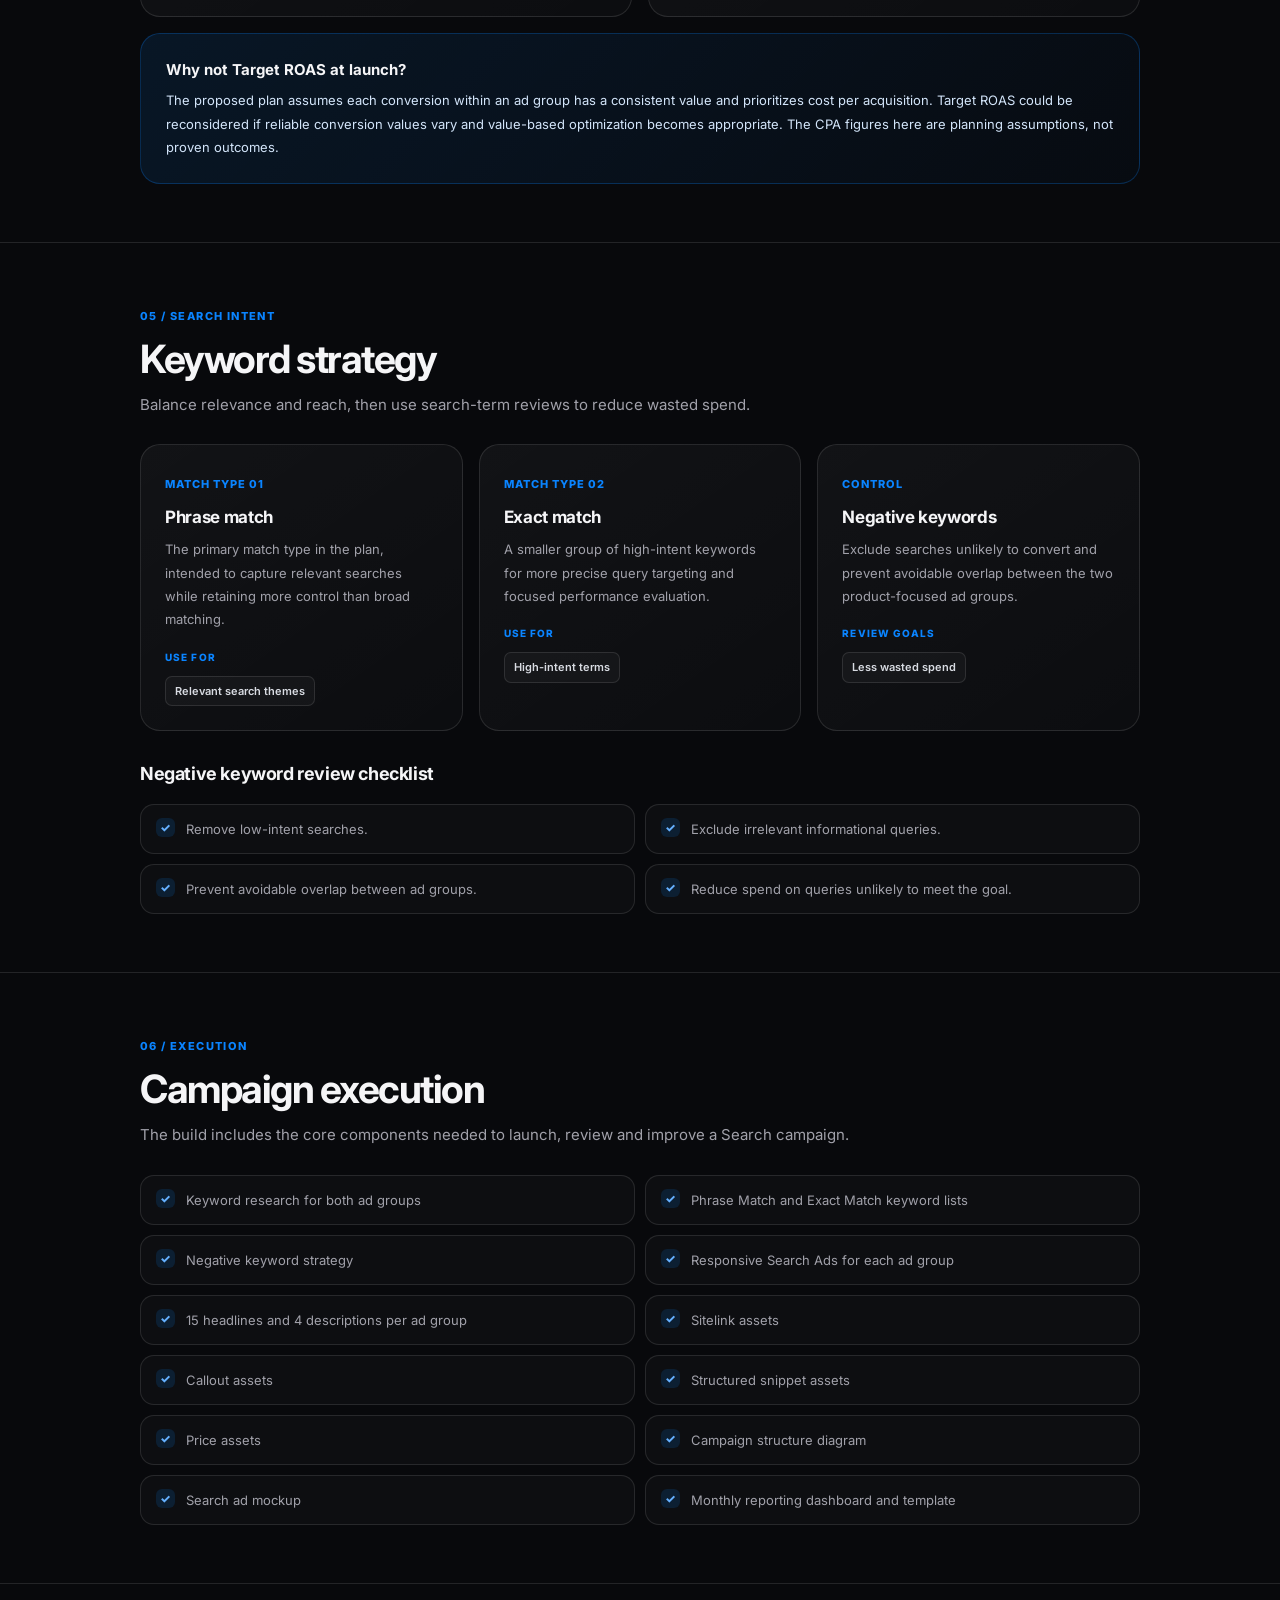
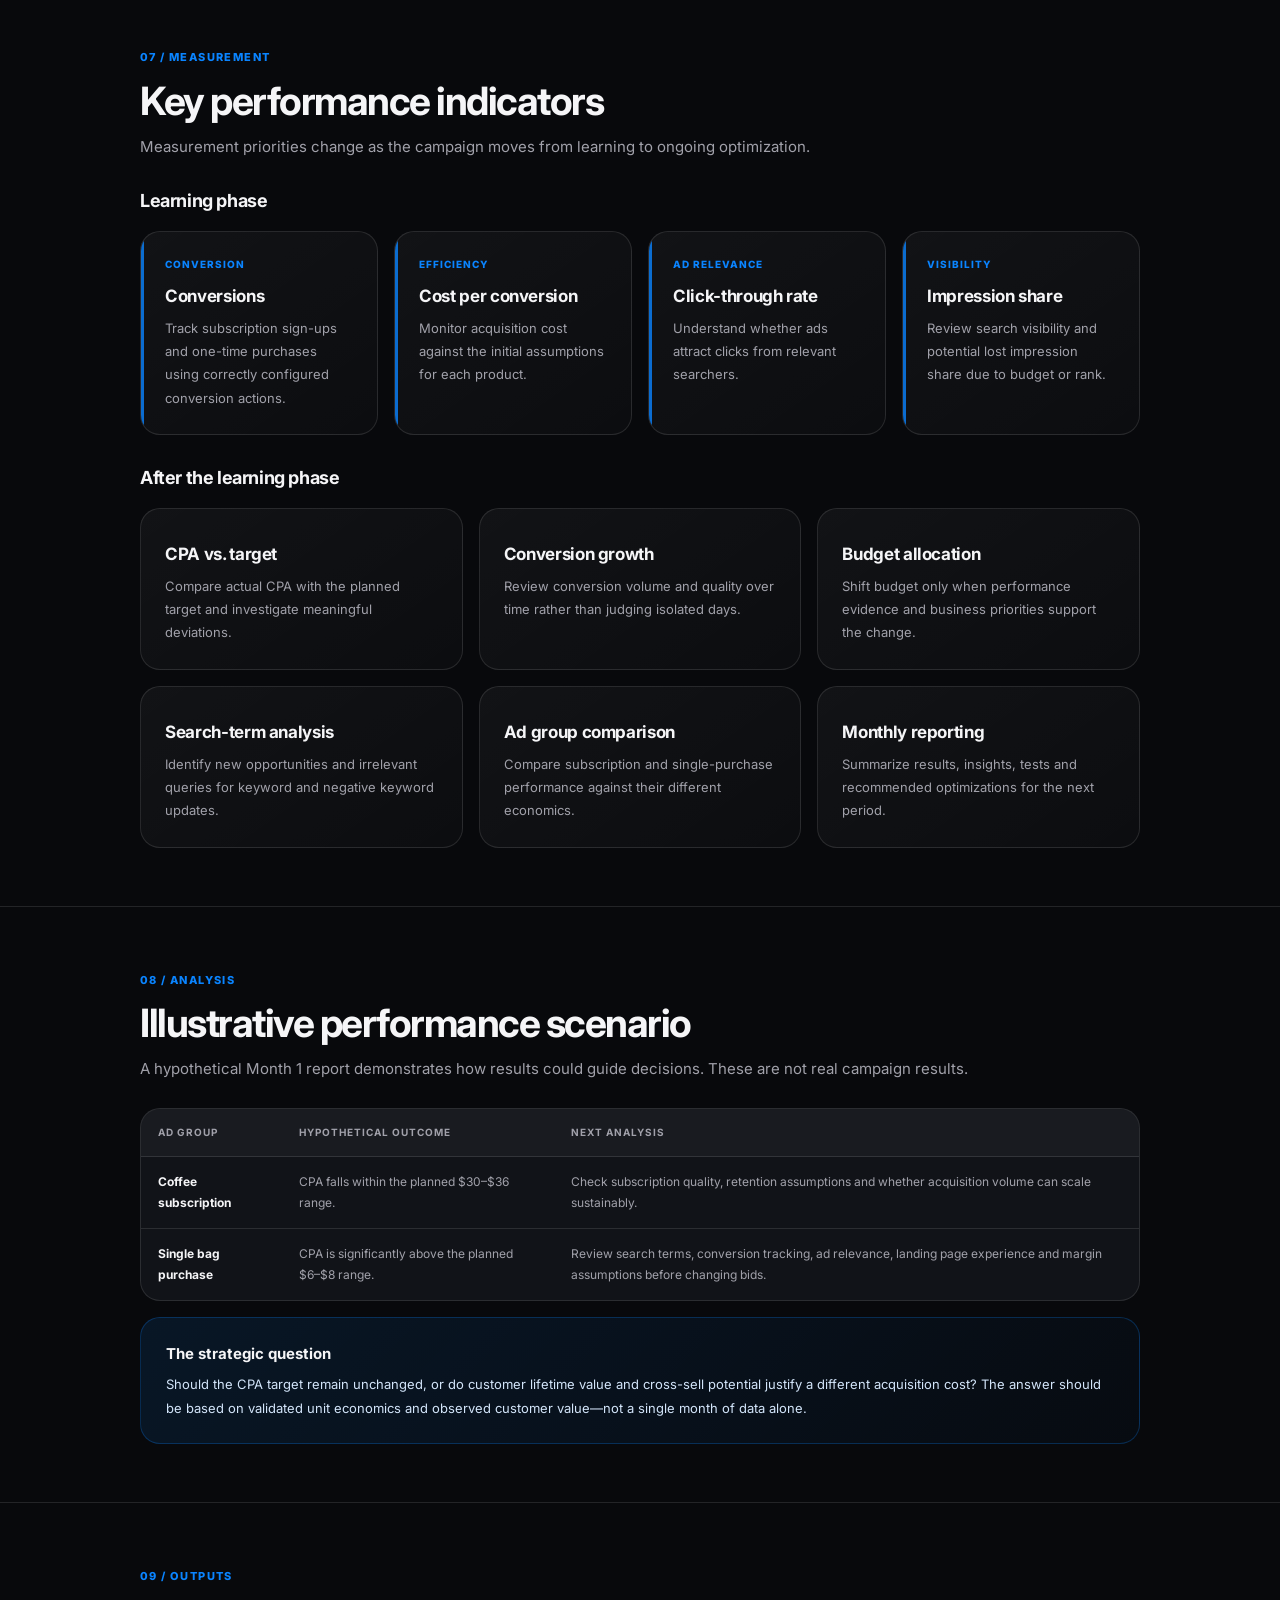
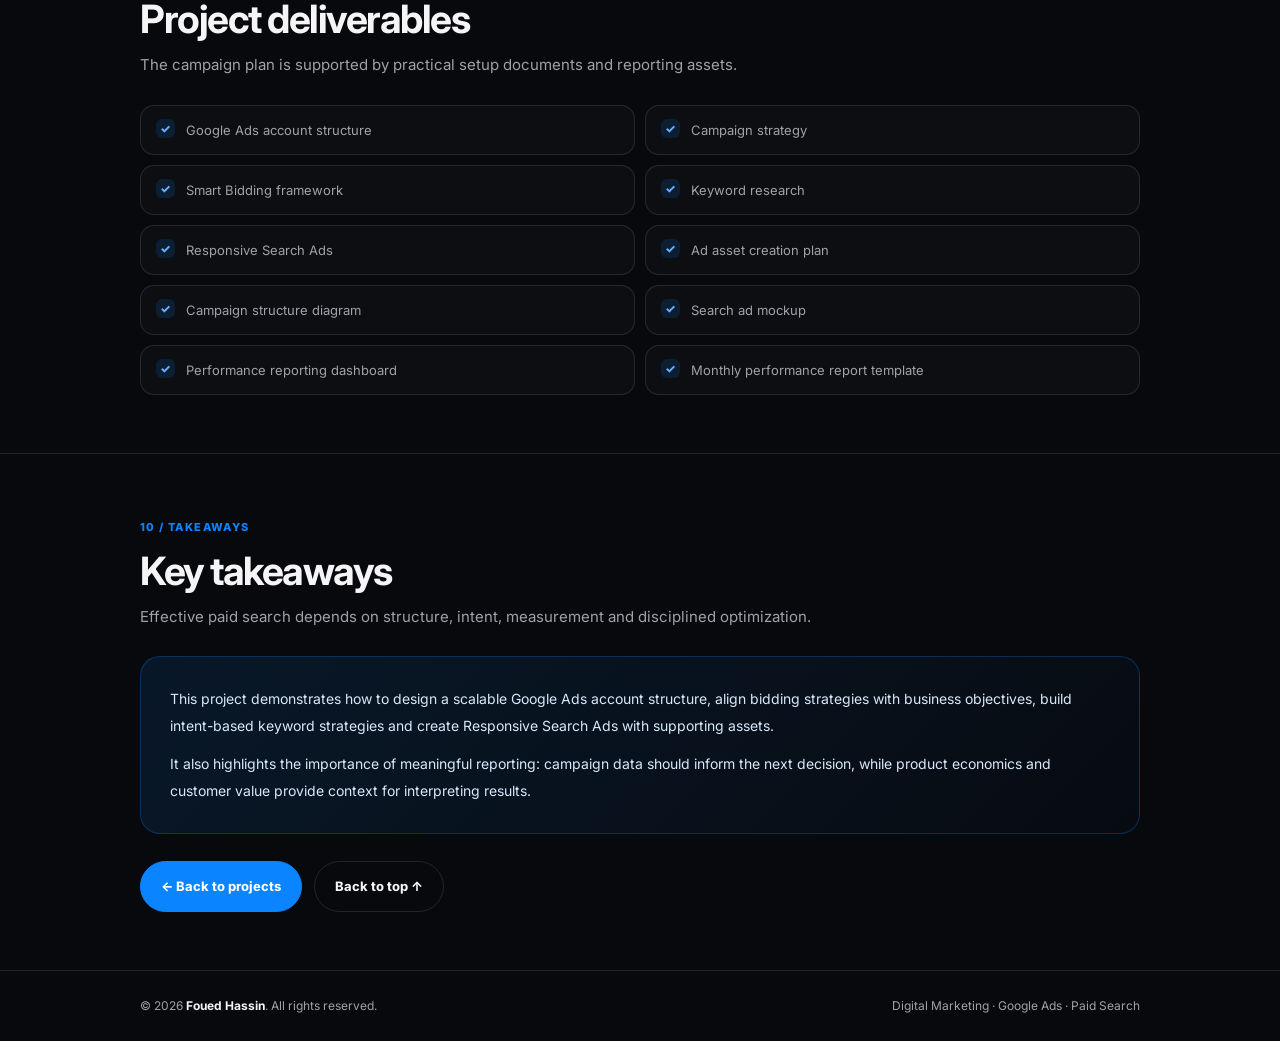
<file: googleads.html>
<!DOCTYPE html>
<html lang="en">
<head>



  <meta charset="UTF-8">
  <meta name="viewport" content="width=device-width, initial-scale=1.0">
  <meta name="theme-color" content="#08090c">
  <meta name="description" content="Google Ads Search campaign strategy case study for fictional coffee brand Brewhaven Coffee Co. by Foued Hassin.">
  <title>Google Ads Search Campaign | Foued Hassin</title>
  <link rel="preconnect" href="https://fonts.googleapis.com">
  <link rel="preconnect" href="https://fonts.gstatic.com" crossorigin>
  <link href="https://fonts.googleapis.com/css2?family=Inter:wght@400;500;600;700;800&display=swap" rel="stylesheet">
  <style>
    :root{--page-bg:#08090c;--panel-bg:#111318;--panel-bg-2:#171a21;--text-main:#f5f5f7;--text-muted:#a1a1aa;--brand-blue:#0a84ff;--brand-blue-hover:#409cff;--line:rgba(255,255,255,.11);--round-xl:20px;--round-md:14px;--ease:all .28s ease;--soft-shadow:0 18px 48px rgba(0,0,0,.25)}
    *{box-sizing:border-box}html{scroll-behavior:smooth;scroll-padding-top:88px}body{margin:0;background:var(--page-bg);color:var(--text-main);font-family:Inter,-apple-system,BlinkMacSystemFont,"Segoe UI",sans-serif;line-height:1.7;-webkit-font-smoothing:antialiased}a{color:inherit;text-decoration:none}a,button{-webkit-tap-highlight-color:transparent}
    .ads-nav{position:sticky;top:0;z-index:30;background:rgba(8,9,12,.84);backdrop-filter:blur(18px);border-bottom:1px solid var(--line)}.ads-nav-inner{max-width:1120px;margin:auto;padding:0 24px;height:72px;display:flex;align-items:center;justify-content:space-between;gap:20px}.ads-brand{font-weight:800;letter-spacing:-.5px}.ads-brand span{color:var(--brand-blue)}.ads-back{display:inline-flex;align-items:center;gap:9px;color:var(--text-muted);font-size:13px;transition:var(--ease)}.ads-back:hover{color:var(--brand-blue)}
    .ads-container{width:min(100% - 48px,1000px);margin-inline:auto}.ads-hero{padding:100px 0 66px;position:relative;overflow:hidden}.ads-hero:before{content:"";position:absolute;width:520px;height:520px;border-radius:50%;background:rgba(10,132,255,.11);filter:blur(100px);top:-320px;right:-140px;pointer-events:none}.ads-eyebrow{display:inline-flex;align-items:center;gap:10px;color:var(--brand-blue);font-size:12px;font-weight:800;letter-spacing:1.5px;text-transform:uppercase}.ads-eyebrow:before{content:"";width:25px;height:1px;background:currentColor}.ads-hero h1{max-width:850px;margin:20px 0 18px;font-size:clamp(39px,7vw,70px);line-height:1.04;letter-spacing:-.065em;font-weight:800}.ads-hero h1 em{font-style:normal;color:var(--brand-blue)}.ads-intro{max-width:780px;color:var(--text-muted);font-size:clamp(16px,2vw,19px);line-height:1.8;margin:0}.ads-tags{display:flex;flex-wrap:wrap;gap:9px;margin-top:28px}.ads-tag{font-size:12px;font-weight:600;color:#d5d7dd;background:rgba(255,255,255,.045);border:1px solid var(--line);border-radius:999px;padding:8px 13px}.ads-fiction-note{display:flex;gap:12px;align-items:flex-start;margin-top:34px;padding:17px 19px;border:1px solid rgba(10,132,255,.25);background:rgba(10,132,255,.07);border-radius:var(--round-md);color:#c8dfff;font-size:13px;line-height:1.7}.ads-note-symbol{flex:0 0 22px;width:22px;height:22px;display:grid;place-items:center;border:1px solid rgba(10,132,255,.5);border-radius:50%;color:#7dbbff;font-size:12px;font-weight:800}.ads-meta-grid{display:grid;grid-template-columns:repeat(3,minmax(0,1fr));gap:14px;margin-top:28px}.ads-meta-card{padding:19px 20px;background:var(--panel-bg);border:1px solid var(--line);border-radius:var(--round-md)}.ads-meta-label{display:block;color:var(--text-muted);font-size:10px;font-weight:800;text-transform:uppercase;letter-spacing:1.1px;margin-bottom:6px}.ads-meta-value{font-size:14px;font-weight:650}
    .ads-section{padding:58px 0;border-top:1px solid var(--line)}.ads-section-heading{margin-bottom:27px}.ads-section-kicker{color:var(--brand-blue);font-size:11px;font-weight:800;letter-spacing:1.4px;text-transform:uppercase}.ads-section-heading h2{font-size:clamp(27px,4vw,39px);letter-spacing:-1.5px;line-height:1.18;margin:8px 0 10px}.ads-section-heading p,.ads-copy{color:var(--text-muted);margin:0;max-width:850px}.ads-section-heading p{font-size:15px}.ads-copy+.ads-copy{margin-top:14px}.ads-grid{display:grid;gap:16px}.ads-grid-two{grid-template-columns:repeat(2,minmax(0,1fr))}.ads-grid-three{grid-template-columns:repeat(3,minmax(0,1fr))}.ads-grid-four{grid-template-columns:repeat(4,minmax(0,1fr))}.ads-panel{min-width:0;padding:24px;background:linear-gradient(145deg,rgba(255,255,255,.045),rgba(255,255,255,.018));border:1px solid var(--line);border-radius:var(--round-xl);transition:var(--ease)}.ads-panel:hover{transform:translateY(-3px);border-color:rgba(10,132,255,.45);box-shadow:var(--soft-shadow)}.ads-number{font-size:11px;font-weight:800;letter-spacing:1px;color:var(--brand-blue)}.ads-panel h3{font-size:17px;letter-spacing:-.35px;margin:10px 0 8px;line-height:1.4}.ads-panel p{font-size:13px;color:var(--text-muted);margin:0;line-height:1.8}.ads-subheading{font-size:18px;margin:28px 0 14px;letter-spacing:-.4px}.ads-list{list-style:none;padding:0;margin:15px 0 0;display:grid;gap:10px}.ads-list li{position:relative;padding-left:19px;color:var(--text-muted);font-size:13px;line-height:1.7}.ads-list li:before{content:"";position:absolute;left:0;top:.7em;width:6px;height:6px;border-radius:50%;background:var(--brand-blue)}.ads-phase{display:flex;gap:15px;align-items:flex-start}.ads-phase-num{flex:0 0 38px;width:38px;height:38px;display:grid;place-items:center;border-radius:12px;background:rgba(10,132,255,.13);color:#75b9ff;font-size:13px;font-weight:800}.ads-phase h3{margin:0 0 7px}.ads-phase p{margin:0}.ads-inline-label{display:block;margin:17px 0 7px;color:var(--brand-blue);font-size:10px;font-weight:800;letter-spacing:1.1px;text-transform:uppercase}.ads-pill{display:inline-flex;padding:5px 9px;border:1px solid var(--line);border-radius:7px;background:rgba(255,255,255,.03);color:#d8dbe2;font-size:11px;font-weight:600;margin:3px 4px 0 0}.ads-callout{padding:23px 25px;border:1px solid rgba(10,132,255,.26);background:linear-gradient(135deg,rgba(10,132,255,.11),rgba(10,132,255,.025));border-radius:var(--round-xl)}.ads-callout strong{display:block;font-size:15px;margin-bottom:7px}.ads-callout p{margin:0;color:#d3e5fa;font-size:13px;line-height:1.8}.ads-kpi-card{position:relative;overflow:hidden}.ads-kpi-card:after{content:"";position:absolute;left:0;top:0;bottom:0;width:3px;background:var(--brand-blue);opacity:.8}.ads-kpi-card h3{margin-top:0}.ads-kpi-type{display:block;margin-bottom:12px;color:var(--brand-blue);font-size:10px;font-weight:800;letter-spacing:1px;text-transform:uppercase}.ads-deliverables{display:grid;grid-template-columns:repeat(2,minmax(0,1fr));gap:10px}.ads-check-item{display:flex;align-items:flex-start;gap:11px;padding:13px 15px;border:1px solid var(--line);border-radius:var(--round-md);background:rgba(255,255,255,.025);font-size:13px;color:var(--text-muted)}.ads-check{flex:0 0 19px;width:19px;height:19px;display:grid;place-items:center;background:rgba(10,132,255,.14);border-radius:6px;color:#65b0ff;font-size:12px;font-weight:800}.ads-table-wrap{overflow-x:auto;border:1px solid var(--line);border-radius:var(--round-xl);background:var(--panel-bg)}.ads-table{width:100%;min-width:620px;border-collapse:collapse;text-align:left}.ads-table th,.ads-table td{padding:15px 17px;border-bottom:1px solid var(--line);vertical-align:top}.ads-table th{font-size:10px;text-transform:uppercase;letter-spacing:1px;color:var(--text-muted);background:rgba(255,255,255,.035)}.ads-table td{font-size:12px;color:var(--text-muted)}.ads-table td:first-child{font-weight:700;color:var(--text-main)}.ads-table tr:last-child td{border-bottom:0}.ads-final-box{padding:29px;border-radius:var(--round-xl);border:1px solid rgba(10,132,255,.28);background:linear-gradient(135deg,rgba(10,132,255,.12),rgba(10,132,255,.025))}.ads-final-box p{font-size:14px;color:#d9e8f8;margin:0;line-height:1.9}.ads-final-box p+p{margin-top:12px}.ads-actions{display:flex;flex-wrap:wrap;gap:12px;margin-top:27px}.ads-button{display:inline-flex;justify-content:center;align-items:center;gap:9px;padding:13px 20px;border-radius:999px;border:1px solid var(--line);font-size:13px;font-weight:750;transition:var(--ease)}.ads-button-primary{background:var(--brand-blue);border-color:var(--brand-blue);color:white}.ads-button-primary:hover{background:var(--brand-blue-hover);transform:translateY(-2px)}.ads-button-secondary{background:transparent;color:var(--text-main)}.ads-button-secondary:hover{border-color:var(--brand-blue);color:var(--brand-blue)}.ads-footer{border-top:1px solid var(--line);padding:25px 24px;color:var(--text-muted);font-size:12px}.ads-footer-inner{max-width:1000px;margin:auto;display:flex;justify-content:space-between;gap:16px;flex-wrap:wrap}.ads-footer-inner strong{color:var(--text-main)}
    @media(max-width:800px){.ads-hero{padding:76px 0 48px}.ads-grid-four,.ads-grid-three{grid-template-columns:repeat(2,minmax(0,1fr))}.ads-section{padding:45px 0}.ads-meta-grid{grid-template-columns:1fr}.ads-meta-card{padding:15px 17px}}
    @media(max-width:540px){.ads-container{width:min(100% - 36px,1000px)}.ads-nav-inner{padding:0 18px;height:64px}.ads-hero{padding-top:62px}.ads-hero h1{font-size:clamp(36px,11vw,52px)}.ads-grid-two,.ads-grid-three,.ads-grid-four,.ads-deliverables{grid-template-columns:1fr}.ads-panel{padding:20px}.ads-section-heading h2{font-size:30px}.ads-fiction-note{padding:14px}.ads-actions{flex-direction:column}.ads-button{width:100%}.ads-footer-inner{flex-direction:column}}
    @media(prefers-reduced-motion:reduce){html{scroll-behavior:auto}*,*:before,*:after{transition:none!important;animation:none!important}}
  </style>
</head>
<body>





  <nav class="ads-nav" aria-label="Main navigation">
    <div class="ads-nav-inner">
      <a class="ads-brand" href="index.html">Foued <span>Hassin</span></a>
      <a class="ads-back" href="index.html#projects"><span aria-hidden="true">←</span> Back to projects</a>

<!-- Elfsight Website Translator | Untitled Website Translator -->
<script src="https://elfsightcdn.com/platform.js" async></script>
<div class="elfsight-app-9f914943-4672-4599-95c1-9972fcb499a7" data-elfsight-app-lazy></div>
    </div>

  </nav>

  <main id="google-ads-case-study">
    <header class="ads-hero">
      <div class="ads-container">
        <span class="ads-eyebrow">Paid search · Case study</span>
        <h1>Google Ads Search <em>Campaign</em></h1>
        <p class="ads-intro">A structured Google Ads Search campaign plan for Brewhaven Coffee Co., a fictional specialty coffee brand. The strategy separates user intent, aligns bidding with product economics, and defines how performance would be measured and optimized.</p>
        <div class="ads-tags" aria-label="Project topics"><span class="ads-tag">Google Ads</span><span class="ads-tag">Search Campaign</span><span class="ads-tag">Keyword Research</span><span class="ads-tag">Smart Bidding</span><span class="ads-tag">Performance Reporting</span></div>
        <div class="ads-fiction-note"><span class="ads-note-symbol" aria-hidden="true">i</span><div><strong>Fictional portfolio project.</strong> This case study demonstrates campaign planning, keyword strategy, ad creation and reporting. No live campaign results or real client data are presented; the performance scenario is hypothetical.</div></div>
        <div class="ads-meta-grid">
          <div class="ads-meta-card"><span class="ads-meta-label">Brand</span><span class="ads-meta-value">Brewhaven Coffee Co.</span></div>
          <div class="ads-meta-card"><span class="ads-meta-label">Campaign type</span><span class="ads-meta-value">Google Ads Search</span></div>
          <div class="ads-meta-card"><span class="ads-meta-label">Planned monthly budget</span><span class="ads-meta-value">$3,000</span></div>
        </div>
      </div>
    </header>

    <section class="ads-section" id="ads-overview"><div class="ads-container">
      <div class="ads-section-heading"><span class="ads-section-kicker">01 / Overview</span><h2>Project overview</h2><p>Build a scalable search campaign that supports two different purchase journeys.</p></div>
      <p class="ads-copy">Brewhaven Coffee Co. is a fictional specialty coffee brand offering two core products: a recurring coffee subscription and a one-time single-bag purchase.</p>
      <div class="ads-grid ads-grid-two" style="margin-top:20px">
        <article class="ads-panel"><span class="ads-number">PRODUCT 01</span><h3>Coffee subscription</h3><p>$24/month recurring subscription. This product has the potential to generate ongoing customer value beyond the first payment.</p><span class="ads-inline-label">Conversion goal</span><span class="ads-pill">Subscription sign-up</span></article>
        <article class="ads-panel"><span class="ads-number">PRODUCT 02</span><h3>Single bag purchase</h3><p>$18 one-time purchase. The acquisition target needs to account for the more limited margin and one-time transaction.</p><span class="ads-inline-label">Conversion goal</span><span class="ads-pill">Purchase</span></article>
      </div>
      <p class="ads-copy" style="margin-top:18px">The business previously relied on organic social media and influencer marketing, with no existing Google Ads account or historical conversion data. The plan uses a $3,000 monthly budget to establish a measurable foundation that can be optimized as data accumulates.</p>
    </div></section>

    <section class="ads-section" id="ads-challenge"><div class="ads-container">
      <div class="ads-section-heading"><span class="ads-section-kicker">02 / Challenge</span><h2>Business challenge</h2><p>One brand, two products, and two different economics.</p></div>
      <div class="ads-grid ads-grid-two">
        <article class="ads-panel"><span class="ads-number">CHALLENGE 01</span><h3>Different customer journeys</h3><p>A customer considering a recurring subscription may have a different intent and value profile from someone buying a single bag of coffee.</p></article>
        <article class="ads-panel"><span class="ads-number">CHALLENGE 02</span><h3>Different acceptable acquisition costs</h3><p>A subscription may justify a higher initial acquisition cost because of future payments, while a one-time purchase has a tighter margin constraint.</p></article>
      </div>
      <div class="ads-callout" style="margin-top:16px"><strong>Strategic principle</strong><p>Separate user intent, messaging, bidding and performance measurement without making the account unnecessarily complex. Conversion values and CPA targets must reflect business economics—not be treated as identical across products.</p></div>
    </div></section>

    <section class="ads-section" id="ads-structure"><div class="ads-container">
      <div class="ads-section-heading"><span class="ads-section-kicker">03 / Structure</span><h2>Campaign structure</h2><p>Start with one Search campaign and organize ad groups around user intent.</p></div>
      <div class="ads-grid ads-grid-three">
        <article class="ads-panel"><span class="ads-number">CAMPAIGN</span><h3>Brewhaven Search</h3><p>One campaign with a planned monthly budget of $3,000, shared conversion tracking and consistent reporting.</p></article>
        <article class="ads-panel"><span class="ads-number">AD GROUP 01</span><h3>Coffee subscription</h3><p>Target searches from users looking for coffee subscriptions, recurring delivery and subscription plans.</p></article>
        <article class="ads-panel"><span class="ads-number">AD GROUP 02</span><h3>Single bag purchase</h3><p>Target users with immediate purchase intent for coffee bags and specialty coffee products.</p></article>
      </div>
      <p class="ads-copy" style="margin-top:18px">Rather than organizing the account only by product category, the structure focuses on intent and conversion economics. Each ad group can have relevant keywords, tailored ad copy, a suitable landing page and a separate CPA goal.</p>
    </div></section>

    <section class="ads-section" id="ads-bidding"><div class="ads-container">
      <div class="ads-section-heading"><span class="ads-section-kicker">04 / Optimization</span><h2>Two-phase bidding strategy</h2><p>Begin by collecting reliable conversion data, then introduce target constraints when the campaign has enough evidence.</p></div>
      <div class="ads-grid ads-grid-two">
        <article class="ads-panel"><div class="ads-phase"><span class="ads-phase-num">01</span><div><h3>Maximize Conversions</h3><p>Launch without a Target CPA so the bidding system can learn from conversion activity. Confirm conversion tracking and lead or purchase quality before relying on automated bidding.</p></div></div><span class="ads-inline-label">Initial focus</span><ul class="ads-list"><li>Validate conversion tracking</li><li>Collect enough relevant conversion data</li><li>Review search terms and budget pacing</li><li>Check conversion quality, not only volume</li></ul></article>
        <article class="ads-panel"><div class="ads-phase"><span class="ads-phase-num">02</span><div><h3>Target CPA</h3><p>Once sufficient conversion data is available, test Target CPA using product-specific targets based on unit economics and observed performance.</p></div></div><span class="ads-inline-label">Illustrative CPA targets</span><ul class="ads-list"><li><strong style="color:var(--text-main)">Subscription:</strong> $30–$36 CPA, based on the project's assumed six-month customer lifetime value.</li><li><strong style="color:var(--text-main)">Single purchase:</strong> $6–$8 CPA, aligned with the assumed margin on an $18 purchase.</li></ul></article>
      </div>
      <div class="ads-callout" style="margin-top:16px"><strong>Why not Target ROAS at launch?</strong><p>The proposed plan assumes each conversion within an ad group has a consistent value and prioritizes cost per acquisition. Target ROAS could be reconsidered if reliable conversion values vary and value-based optimization becomes appropriate. The CPA figures here are planning assumptions, not proven outcomes.</p></div>
    </div></section>

    <section class="ads-section" id="ads-keywords"><div class="ads-container">
      <div class="ads-section-heading"><span class="ads-section-kicker">05 / Search intent</span><h2>Keyword strategy</h2><p>Balance relevance and reach, then use search-term reviews to reduce wasted spend.</p></div>
      <div class="ads-grid ads-grid-three">
        <article class="ads-panel"><span class="ads-number">MATCH TYPE 01</span><h3>Phrase match</h3><p>The primary match type in the plan, intended to capture relevant searches while retaining more control than broad matching.</p><span class="ads-inline-label">Use for</span><span class="ads-pill">Relevant search themes</span></article>
        <article class="ads-panel"><span class="ads-number">MATCH TYPE 02</span><h3>Exact match</h3><p>A smaller group of high-intent keywords for more precise query targeting and focused performance evaluation.</p><span class="ads-inline-label">Use for</span><span class="ads-pill">High-intent terms</span></article>
        <article class="ads-panel"><span class="ads-number">CONTROL</span><h3>Negative keywords</h3><p>Exclude searches unlikely to convert and prevent avoidable overlap between the two product-focused ad groups.</p><span class="ads-inline-label">Review goals</span><span class="ads-pill">Less wasted spend</span></article>
      </div>
      <h3 class="ads-subheading">Negative keyword review checklist</h3>
      <div class="ads-deliverables">
        <div class="ads-check-item"><span class="ads-check">✓</span><span>Remove low-intent searches.</span></div>
        <div class="ads-check-item"><span class="ads-check">✓</span><span>Exclude irrelevant informational queries.</span></div>
        <div class="ads-check-item"><span class="ads-check">✓</span><span>Prevent avoidable overlap between ad groups.</span></div>
        <div class="ads-check-item"><span class="ads-check">✓</span><span>Reduce spend on queries unlikely to meet the goal.</span></div>
      </div>
    </div></section>

    <section class="ads-section" id="ads-execution"><div class="ads-container">
      <div class="ads-section-heading"><span class="ads-section-kicker">06 / Execution</span><h2>Campaign execution</h2><p>The build includes the core components needed to launch, review and improve a Search campaign.</p></div>
      <div class="ads-deliverables">
        <div class="ads-check-item"><span class="ads-check">✓</span><span>Keyword research for both ad groups</span></div>
        <div class="ads-check-item"><span class="ads-check">✓</span><span>Phrase Match and Exact Match keyword lists</span></div>
        <div class="ads-check-item"><span class="ads-check">✓</span><span>Negative keyword strategy</span></div>
        <div class="ads-check-item"><span class="ads-check">✓</span><span>Responsive Search Ads for each ad group</span></div>
        <div class="ads-check-item"><span class="ads-check">✓</span><span>15 headlines and 4 descriptions per ad group</span></div>
        <div class="ads-check-item"><span class="ads-check">✓</span><span>Sitelink assets</span></div>
        <div class="ads-check-item"><span class="ads-check">✓</span><span>Callout assets</span></div>
        <div class="ads-check-item"><span class="ads-check">✓</span><span>Structured snippet assets</span></div>
        <div class="ads-check-item"><span class="ads-check">✓</span><span>Price assets</span></div>
        <div class="ads-check-item"><span class="ads-check">✓</span><span>Campaign structure diagram</span></div>
        <div class="ads-check-item"><span class="ads-check">✓</span><span>Search ad mockup</span></div>
        <div class="ads-check-item"><span class="ads-check">✓</span><span>Monthly reporting dashboard and template</span></div>
      </div>
    </div></section>

    <section class="ads-section" id="ads-kpis"><div class="ads-container">
      <div class="ads-section-heading"><span class="ads-section-kicker">07 / Measurement</span><h2>Key performance indicators</h2><p>Measurement priorities change as the campaign moves from learning to ongoing optimization.</p></div>
      <h3 class="ads-subheading" style="margin-top:0">Learning phase</h3>
      <div class="ads-grid ads-grid-four">
        <article class="ads-panel ads-kpi-card"><span class="ads-kpi-type">Conversion</span><h3>Conversions</h3><p>Track subscription sign-ups and one-time purchases using correctly configured conversion actions.</p></article>
        <article class="ads-panel ads-kpi-card"><span class="ads-kpi-type">Efficiency</span><h3>Cost per conversion</h3><p>Monitor acquisition cost against the initial assumptions for each product.</p></article>
        <article class="ads-panel ads-kpi-card"><span class="ads-kpi-type">Ad relevance</span><h3>Click-through rate</h3><p>Understand whether ads attract clicks from relevant searchers.</p></article>
        <article class="ads-panel ads-kpi-card"><span class="ads-kpi-type">Visibility</span><h3>Impression share</h3><p>Review search visibility and potential lost impression share due to budget or rank.</p></article>
      </div>
      <h3 class="ads-subheading">After the learning phase</h3>
      <div class="ads-grid ads-grid-three">
        <article class="ads-panel"><h3>CPA vs. target</h3><p>Compare actual CPA with the planned target and investigate meaningful deviations.</p></article>
        <article class="ads-panel"><h3>Conversion growth</h3><p>Review conversion volume and quality over time rather than judging isolated days.</p></article>
        <article class="ads-panel"><h3>Budget allocation</h3><p>Shift budget only when performance evidence and business priorities support the change.</p></article>
        <article class="ads-panel"><h3>Search-term analysis</h3><p>Identify new opportunities and irrelevant queries for keyword and negative keyword updates.</p></article>
        <article class="ads-panel"><h3>Ad group comparison</h3><p>Compare subscription and single-purchase performance against their different economics.</p></article>
        <article class="ads-panel"><h3>Monthly reporting</h3><p>Summarize results, insights, tests and recommended optimizations for the next period.</p></article>
      </div>
    </div></section>

    <section class="ads-section" id="ads-scenario"><div class="ads-container">
      <div class="ads-section-heading"><span class="ads-section-kicker">08 / Analysis</span><h2>Illustrative performance scenario</h2><p>A hypothetical Month 1 report demonstrates how results could guide decisions. These are not real campaign results.</p></div>
      <div class="ads-table-wrap"><table class="ads-table"><thead><tr><th>Ad group</th><th>Hypothetical outcome</th><th>Next analysis</th></tr></thead><tbody>
        <tr><td>Coffee subscription</td><td>CPA falls within the planned $30–$36 range.</td><td>Check subscription quality, retention assumptions and whether acquisition volume can scale sustainably.</td></tr>
        <tr><td>Single bag purchase</td><td>CPA is significantly above the planned $6–$8 range.</td><td>Review search terms, conversion tracking, ad relevance, landing page experience and margin assumptions before changing bids.</td></tr>
      </tbody></table></div>
      <div class="ads-callout" style="margin-top:16px"><strong>The strategic question</strong><p>Should the CPA target remain unchanged, or do customer lifetime value and cross-sell potential justify a different acquisition cost? The answer should be based on validated unit economics and observed customer value—not a single month of data alone.</p></div>
    </div></section>

    <section class="ads-section" id="ads-deliverables"><div class="ads-container">
      <div class="ads-section-heading"><span class="ads-section-kicker">09 / Outputs</span><h2>Project deliverables</h2><p>The campaign plan is supported by practical setup documents and reporting assets.</p></div>
      <div class="ads-deliverables">
        <div class="ads-check-item"><span class="ads-check">✓</span><span>Google Ads account structure</span></div>
        <div class="ads-check-item"><span class="ads-check">✓</span><span>Campaign strategy</span></div>
        <div class="ads-check-item"><span class="ads-check">✓</span><span>Smart Bidding framework</span></div>
        <div class="ads-check-item"><span class="ads-check">✓</span><span>Keyword research</span></div>
        <div class="ads-check-item"><span class="ads-check">✓</span><span>Responsive Search Ads</span></div>
        <div class="ads-check-item"><span class="ads-check">✓</span><span>Ad asset creation plan</span></div>
        <div class="ads-check-item"><span class="ads-check">✓</span><span>Campaign structure diagram</span></div>
        <div class="ads-check-item"><span class="ads-check">✓</span><span>Search ad mockup</span></div>
        <div class="ads-check-item"><span class="ads-check">✓</span><span>Performance reporting dashboard</span></div>
        <div class="ads-check-item"><span class="ads-check">✓</span><span>Monthly performance report template</span></div>
      </div>
    </div></section>

    <section class="ads-section" id="ads-takeaways"><div class="ads-container">
      <div class="ads-section-heading"><span class="ads-section-kicker">10 / Takeaways</span><h2>Key takeaways</h2><p>Effective paid search depends on structure, intent, measurement and disciplined optimization.</p></div>
      <div class="ads-final-box">
        <p>This project demonstrates how to design a scalable Google Ads account structure, align bidding strategies with business objectives, build intent-based keyword strategies and create Responsive Search Ads with supporting assets.</p>
        <p>It also highlights the importance of meaningful reporting: campaign data should inform the next decision, while product economics and customer value provide context for interpreting results.</p>
      </div>
      <div class="ads-actions"><a class="ads-button ads-button-primary" href="index.html#projects">← Back to projects</a><a class="ads-button ads-button-secondary" href="#google-ads-case-study">Back to top ↑</a></div>
    </div></section>
  </main>

  <footer class="ads-footer"><div class="ads-footer-inner"><span>© 2026 <strong>Foued Hassin</strong>. All rights reserved.</span><span>Digital Marketing · Google Ads · Paid Search</span></div></footer>
</body>
</html>
</file>
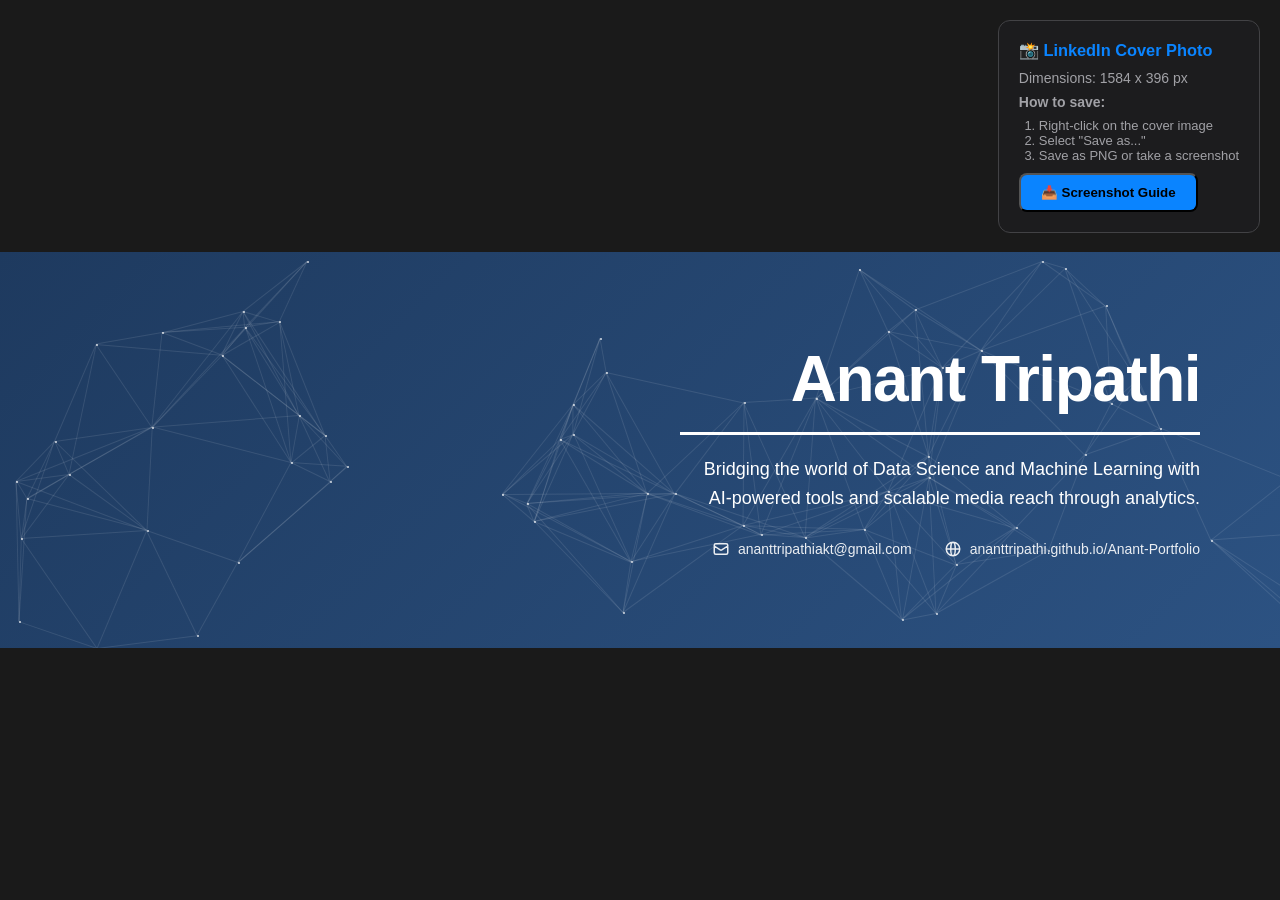
<file: linkedin-cover.html>
<!DOCTYPE html>
<html lang="en">
<head>
    <meta charset="UTF-8">
    <meta name="viewport" content="width=device-width, initial-scale=1.0">
    <title>LinkedIn Cover - Anant Tripathi</title>
    <style>
        * {
            margin: 0;
            padding: 0;
            box-sizing: border-box;
        }

        body {
            display: flex;
            justify-content: center;
            align-items: center;
            min-height: 100vh;
            background: #1a1a1a;
            font-family: 'Inter', -apple-system, BlinkMacSystemFont, 'Segoe UI', sans-serif;
        }

        .linkedin-cover {
            width: 1584px;
            height: 396px;
            background: linear-gradient(135deg, #1e3a5f 0%, #2c5282 100%);
            position: relative;
            overflow: hidden;
        }

        /* Starry Network Background */
        .stars-container {
            position: absolute;
            width: 100%;
            height: 100%;
            overflow: hidden;
        }

        .star {
            position: absolute;
            width: 2px;
            height: 2px;
            background: rgba(255, 255, 255, 0.8);
            border-radius: 50%;
            animation: twinkle 3s ease-in-out infinite;
        }

        @keyframes twinkle {
            0%, 100% { opacity: 0.3; }
            50% { opacity: 1; }
        }

        .connection-line {
            position: absolute;
            height: 1px;
            background: rgba(255, 255, 255, 0.1);
            transform-origin: left center;
        }

        /* Remove old orbs */
        .grid-background {
            display: none;
        }

        .orb {
            display: none;
        }

        @keyframes float {
            0%, 100% { transform: translate(0, 0); }
            50% { transform: translate(30px, -30px); }
        }

        /* Content Container */
        .content {
            position: relative;
            z-index: 10;
            height: 100%;
            display: flex;
            flex-direction: column;
            justify-content: center;
            align-items: flex-end;
            padding: 0 80px;
            text-align: right;
        }

        .title {
            font-size: 64px;
            font-weight: 700;
            color: #ffffff;
            letter-spacing: -1.5px;
            margin-bottom: 16px;
        }

        .separator {
            width: 100%;
            max-width: 520px;
            height: 3px;
            background: #ffffff;
            margin-bottom: 20px;
        }

        .subtitle {
            font-size: 18px;
            font-weight: 400;
            color: #ffffff;
            margin-bottom: 8px;
            line-height: 1.6;
            max-width: 600px;
        }

        .description {
            font-size: 16px;
            color: rgba(255, 255, 255, 0.9);
            max-width: 600px;
            line-height: 1.6;
            margin-bottom: 24px;
        }

        .contact-info {
            display: flex;
            gap: 32px;
            align-items: center;
            margin-top: 20px;
        }

        .contact-item {
            display: flex;
            align-items: center;
            gap: 8px;
            color: rgba(255, 255, 255, 0.9);
            font-size: 14px;
        }

        .contact-icon {
            width: 18px;
            height: 18px;
            fill: none;
            stroke: currentColor;
            stroke-width: 2;
        }

        .tags {
            display: none;
        }

        .tag {
            display: none;
        }

        /* Accent Line */
        .accent-line {
            display: none;
        }

        /* Download Info */
        .download-info {
            position: fixed;
            top: 20px;
            right: 20px;
            background: #1c1c1e;
            padding: 20px;
            border-radius: 12px;
            border: 1px solid #424245;
            color: #f5f5f7;
            font-size: 14px;
            max-width: 300px;
        }

        .download-info h3 {
            color: #0a84ff;
            margin-bottom: 10px;
        }

        .download-info p {
            margin-bottom: 8px;
            color: #a1a1a6;
        }

        .download-btn {
            display: inline-block;
            margin-top: 10px;
            padding: 10px 20px;
            background: #0a84ff;
            color: #000;
            text-decoration: none;
            border-radius: 8px;
            font-weight: 600;
            cursor: pointer;
        }
    </style>
</head>
<body>
    <div class="linkedin-cover">
        <div class="stars-container" id="starsContainer"></div>
        
        <div class="content">
            <div class="title">Anant Tripathi</div>
            <div class="separator"></div>
            <div class="subtitle">
                Bridging the world of Data Science and Machine Learning with<br>
                AI-powered tools and scalable media reach through analytics.
            </div>
            <div class="contact-info">
                <div class="contact-item">
                    <svg class="contact-icon" viewBox="0 0 24 24">
                        <path stroke-linecap="round" stroke-linejoin="round" d="M3 8l7.89 5.26a2 2 0 002.22 0L21 8M5 19h14a2 2 0 002-2V7a2 2 0 00-2-2H5a2 2 0 00-2 2v10a2 2 0 002 2z"/>
                    </svg>
                    ananttripathiakt@gmail.com
                </div>
                <div class="contact-item">
                    <svg class="contact-icon" viewBox="0 0 24 24">
                        <path stroke-linecap="round" stroke-linejoin="round" d="M21 12a9 9 0 01-9 9m9-9a9 9 0 00-9-9m9 9H3m9 9a9 9 0 01-9-9m9 9c1.657 0 3-4.03 3-9s-1.343-9-3-9m0 18c-1.657 0-3-4.03-3-9s1.343-9 3-9m-9 9a9 9 0 019-9"/>
                    </svg>
                    ananttripathi.github.io/Anant-Portfolio
                </div>
            </div>
        </div>
    </div>

    <div class="download-info">
        <h3>📸 LinkedIn Cover Photo</h3>
        <p>Dimensions: 1584 x 396 px</p>
        <p><strong>How to save:</strong></p>
        <ol style="margin-left: 20px; color: #a1a1a6; font-size: 13px;">
            <li>Right-click on the cover image</li>
            <li>Select "Save as..."</li>
            <li>Save as PNG or take a screenshot</li>
        </ol>
        <button class="download-btn" onclick="downloadImage()">📥 Screenshot Guide</button>
    </div>

    <script>
        // Generate stars and connection lines
        const starsContainer = document.getElementById('starsContainer');
        const numStars = 80;
        const stars = [];

        // Create stars
        for (let i = 0; i < numStars; i++) {
            const star = document.createElement('div');
            star.className = 'star';
            const x = Math.random() * 1584;
            const y = Math.random() * 396;
            star.style.left = x + 'px';
            star.style.top = y + 'px';
            star.style.animationDelay = Math.random() * 3 + 's';
            starsContainer.appendChild(star);
            stars.push({ x, y, element: star });
        }

        // Create connection lines between nearby stars
        for (let i = 0; i < stars.length; i++) {
            for (let j = i + 1; j < stars.length; j++) {
                const dx = stars[j].x - stars[i].x;
                const dy = stars[j].y - stars[i].y;
                const distance = Math.sqrt(dx * dx + dy * dy);
                
                if (distance < 150) {
                    const line = document.createElement('div');
                    line.className = 'connection-line';
                    const angle = Math.atan2(dy, dx) * 180 / Math.PI;
                    line.style.width = distance + 'px';
                    line.style.left = stars[i].x + 'px';
                    line.style.top = stars[i].y + 'px';
                    line.style.transform = `rotate(${angle}deg)`;
                    starsContainer.appendChild(line);
                }
            }
        }

        function downloadImage() {
            alert('To capture this image:\n\n1. Press Windows Key + Shift + S (Snipping Tool)\n2. Select the entire cover area\n3. Save the screenshot\n4. Upload to LinkedIn!\n\nOr use any screenshot tool to capture the 1584x396px area.');
        }
    </script>
</body>
</html>
</file>
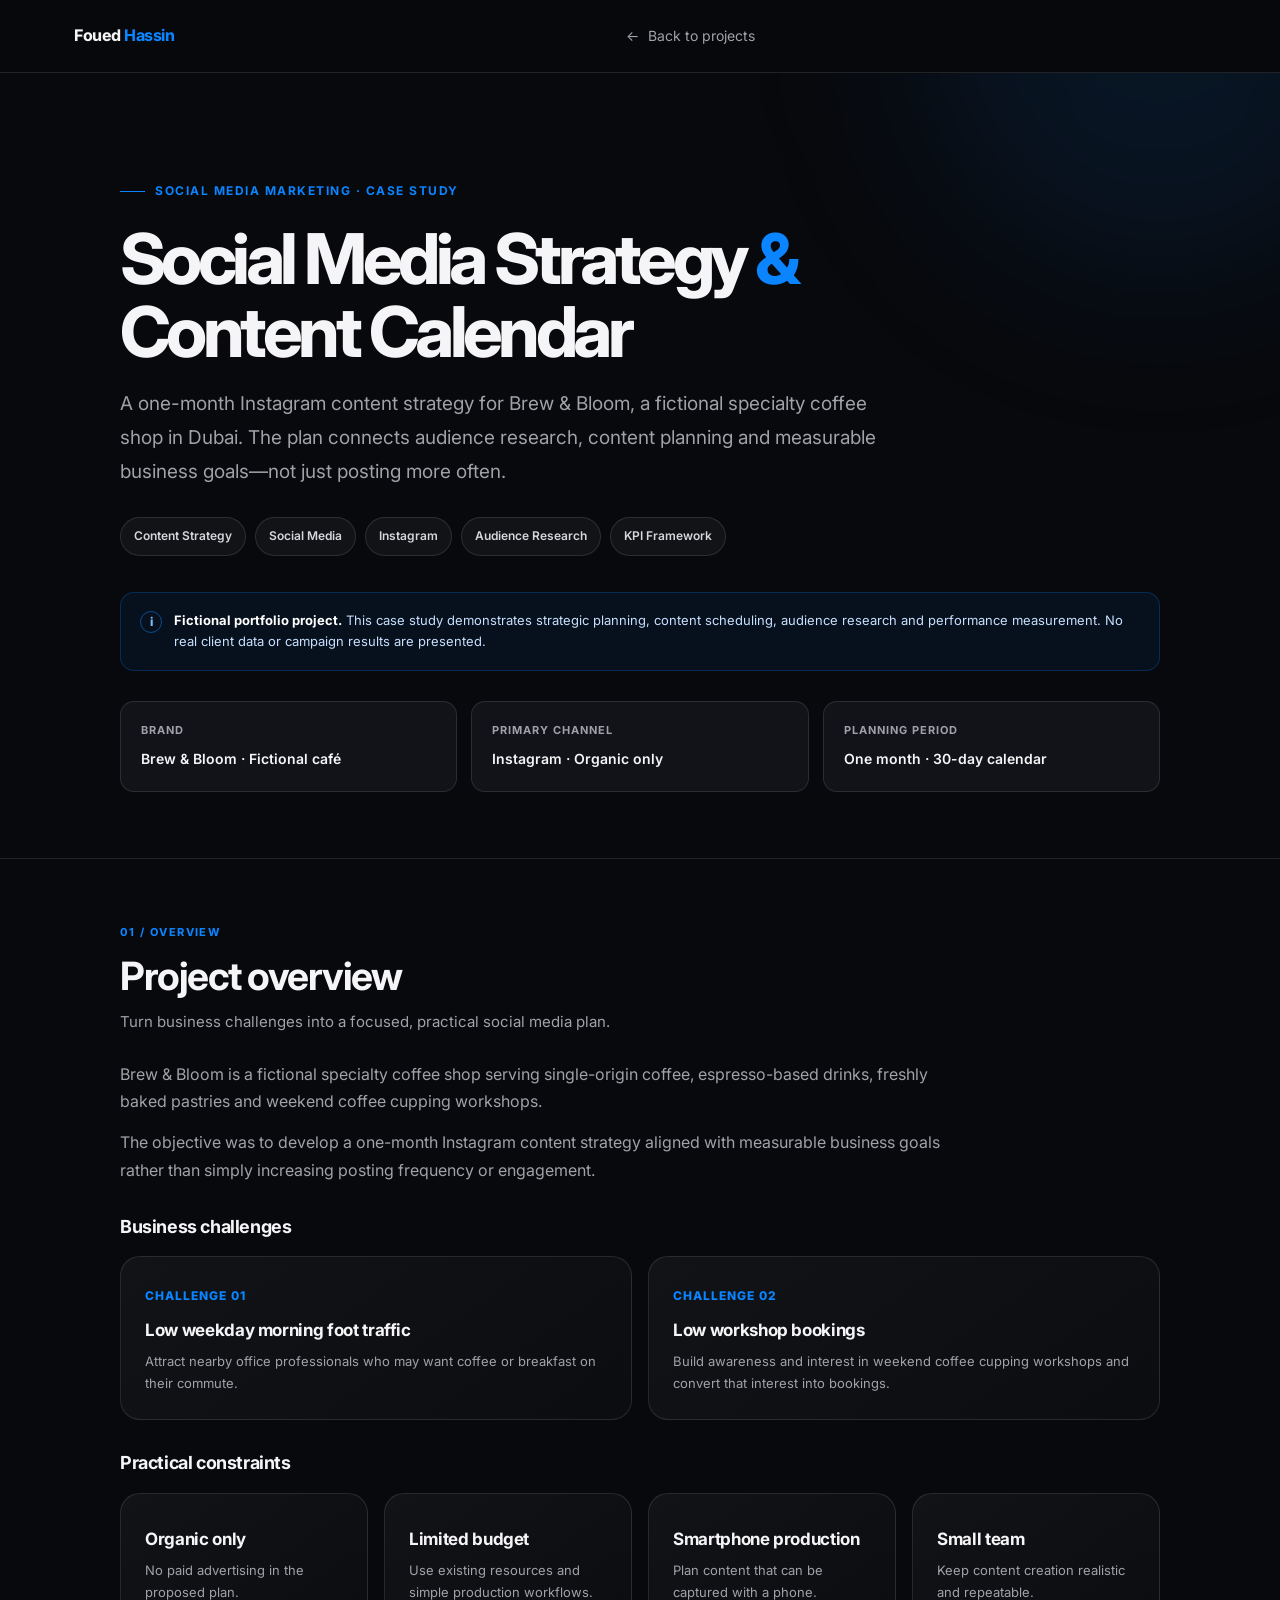
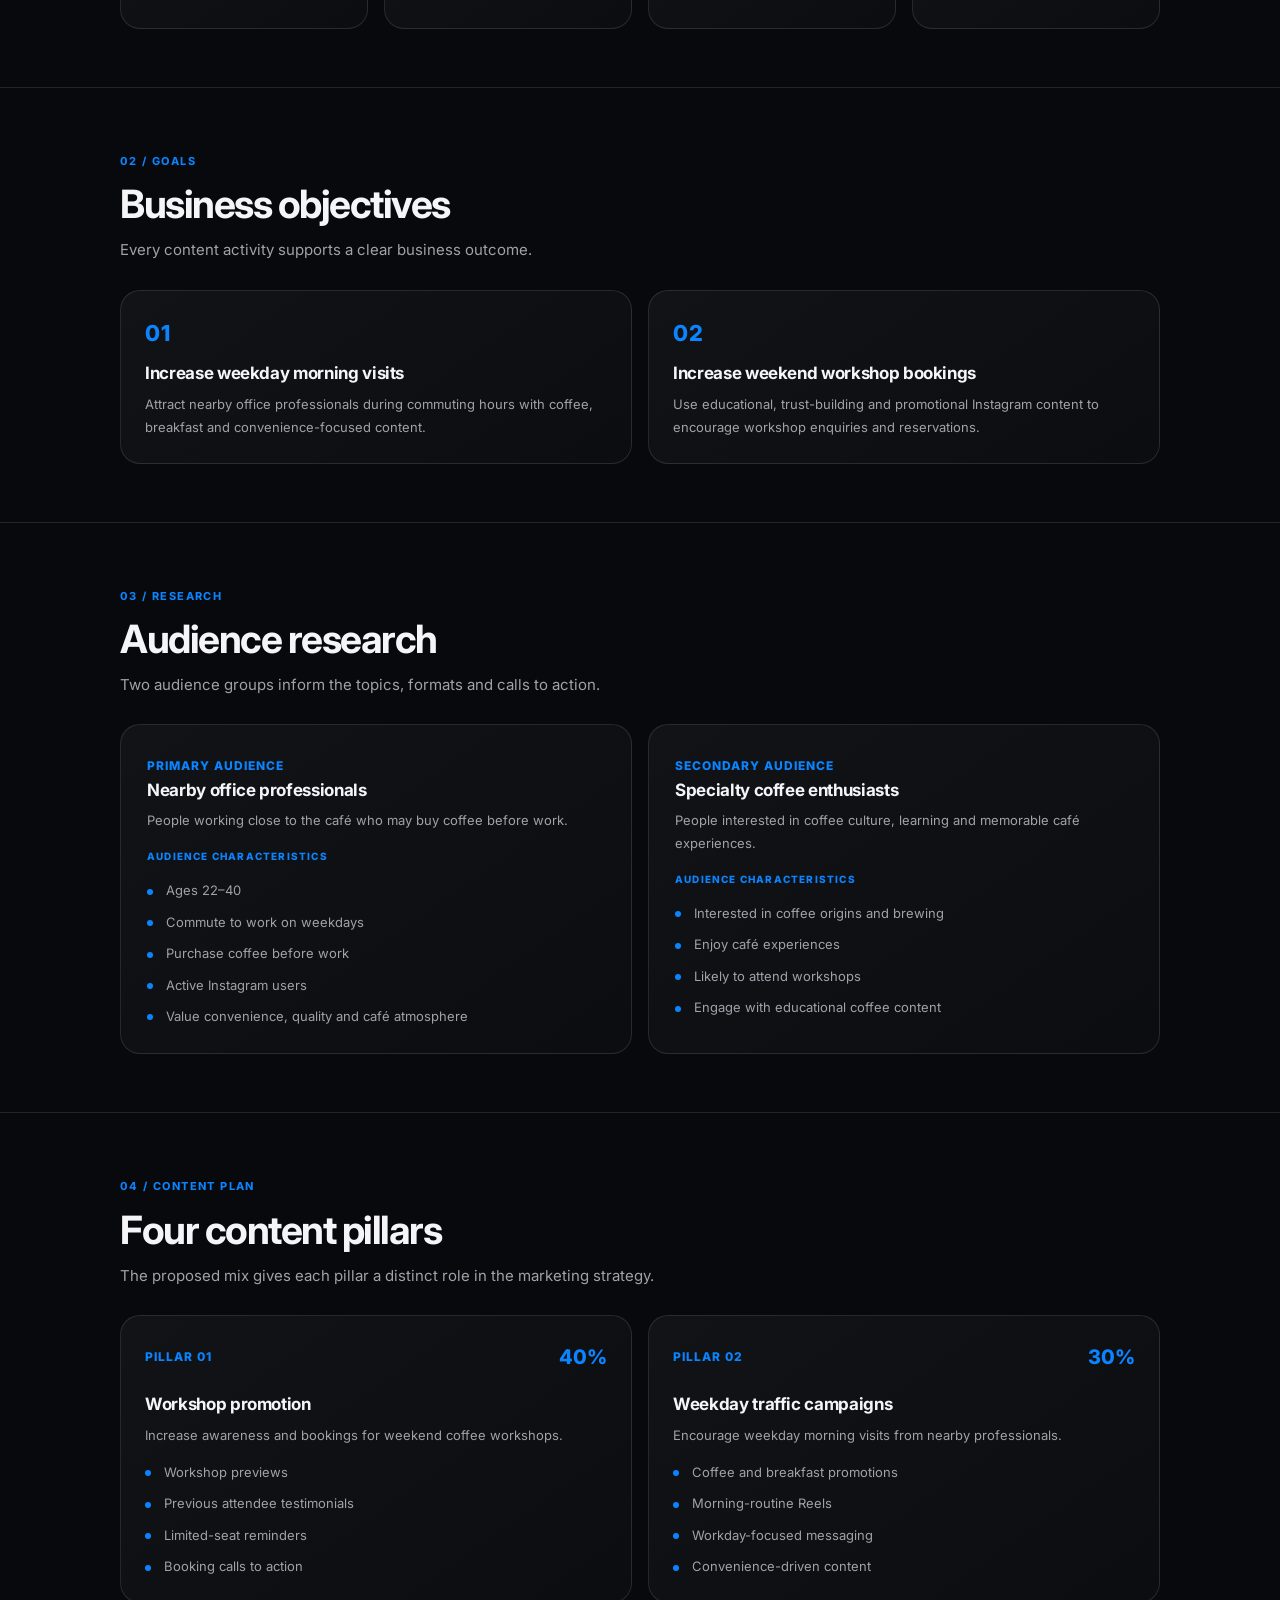
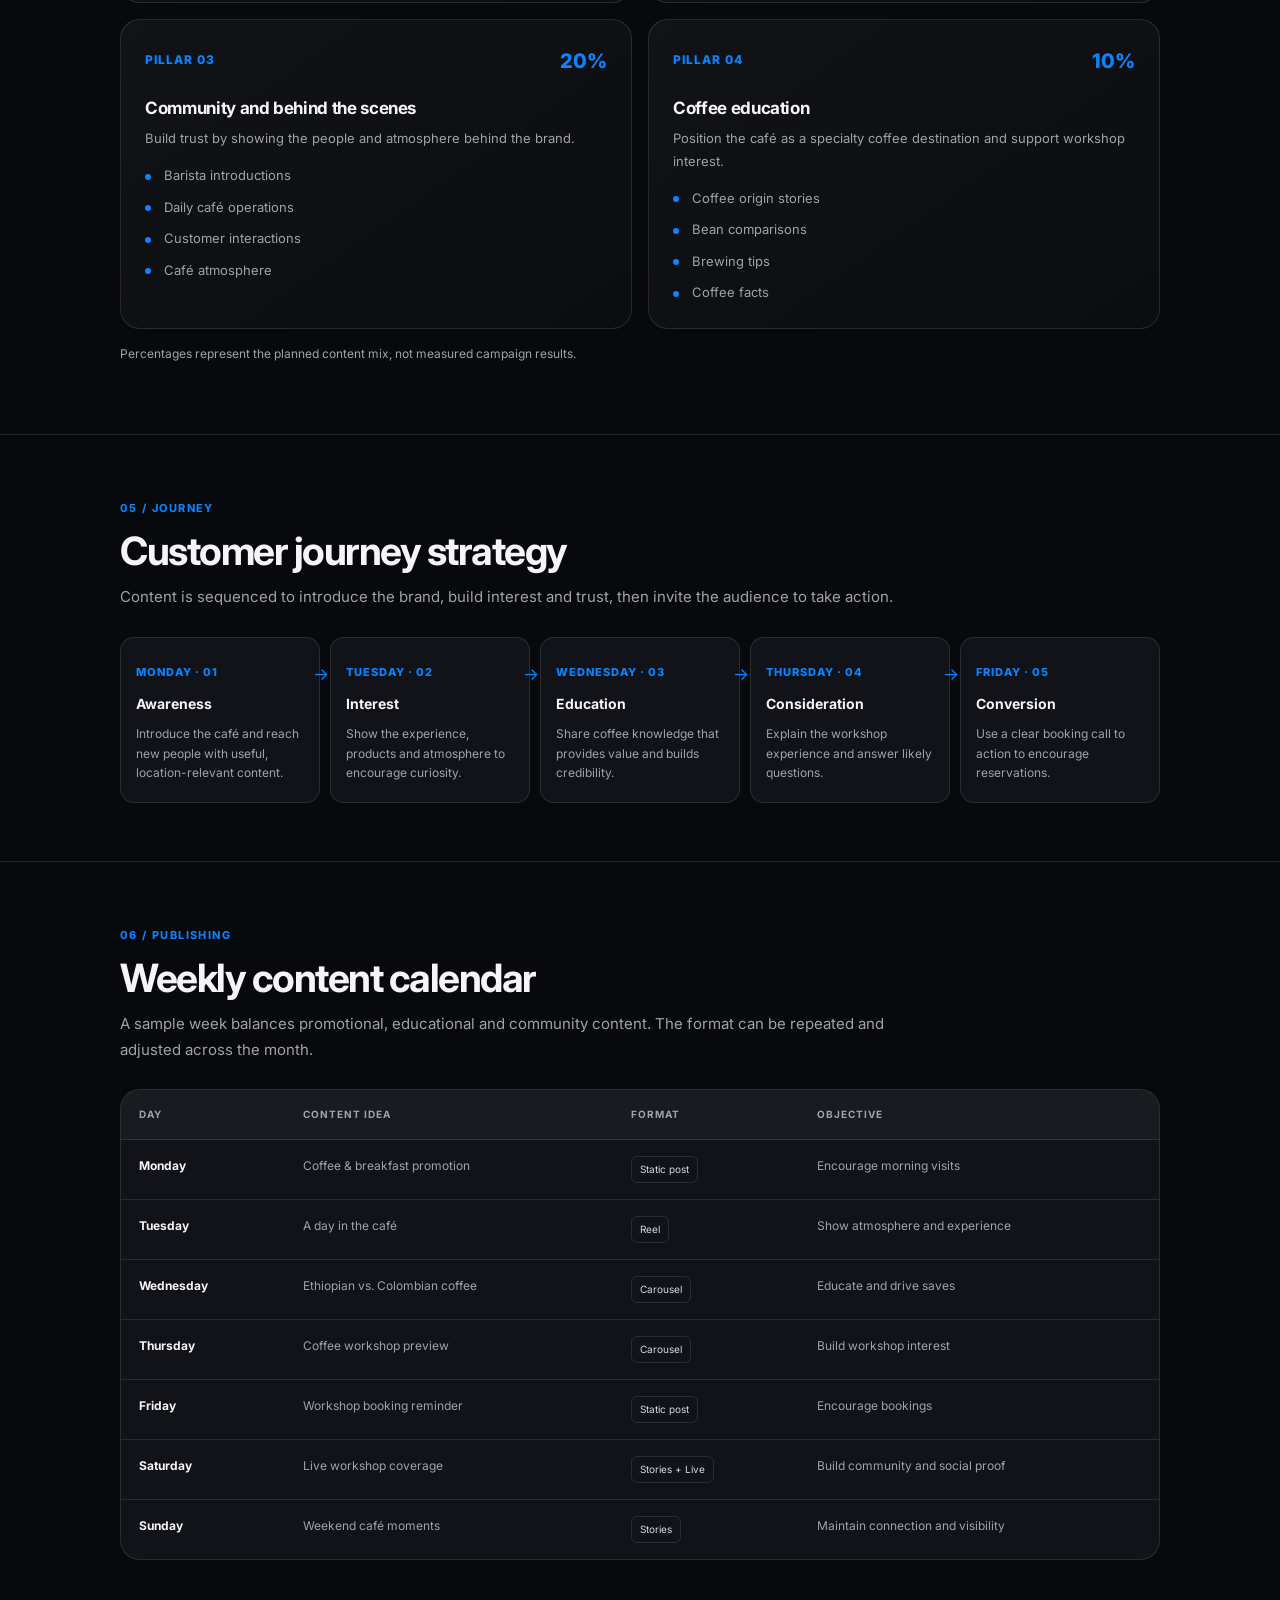
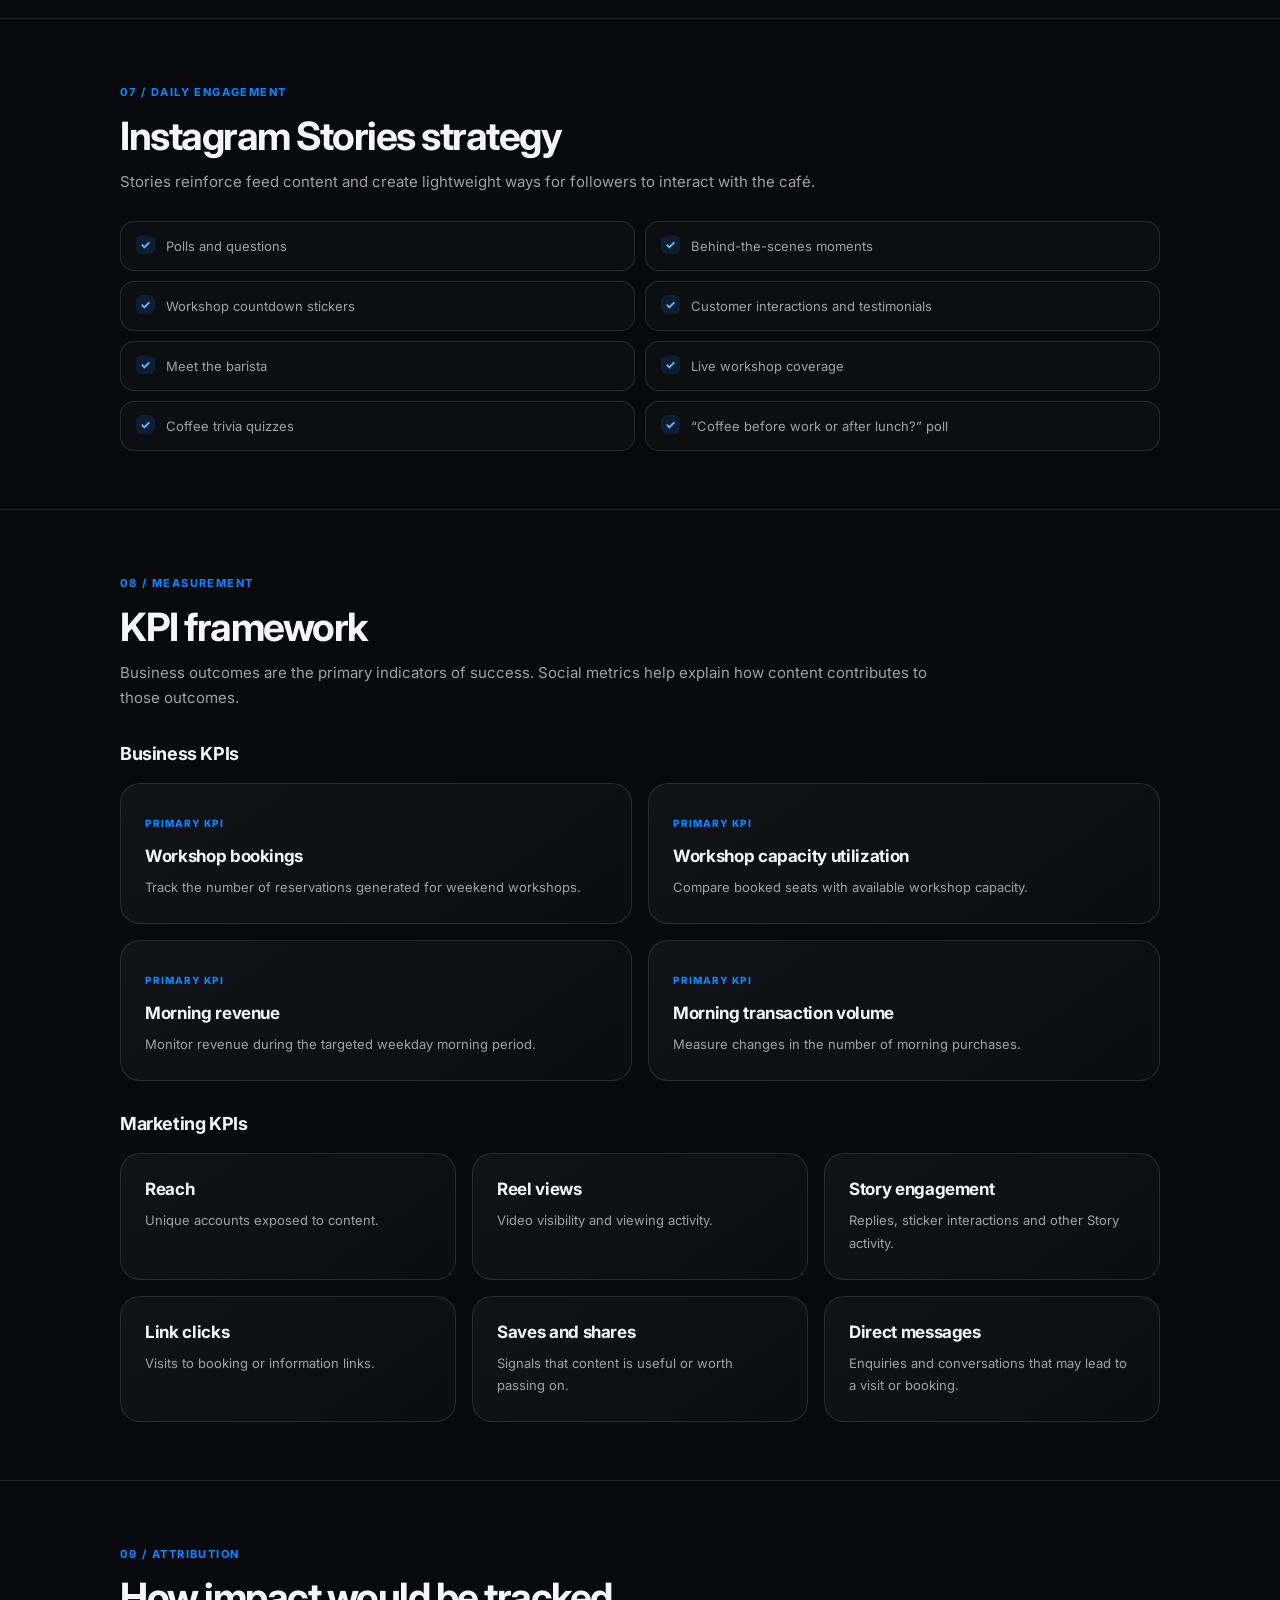
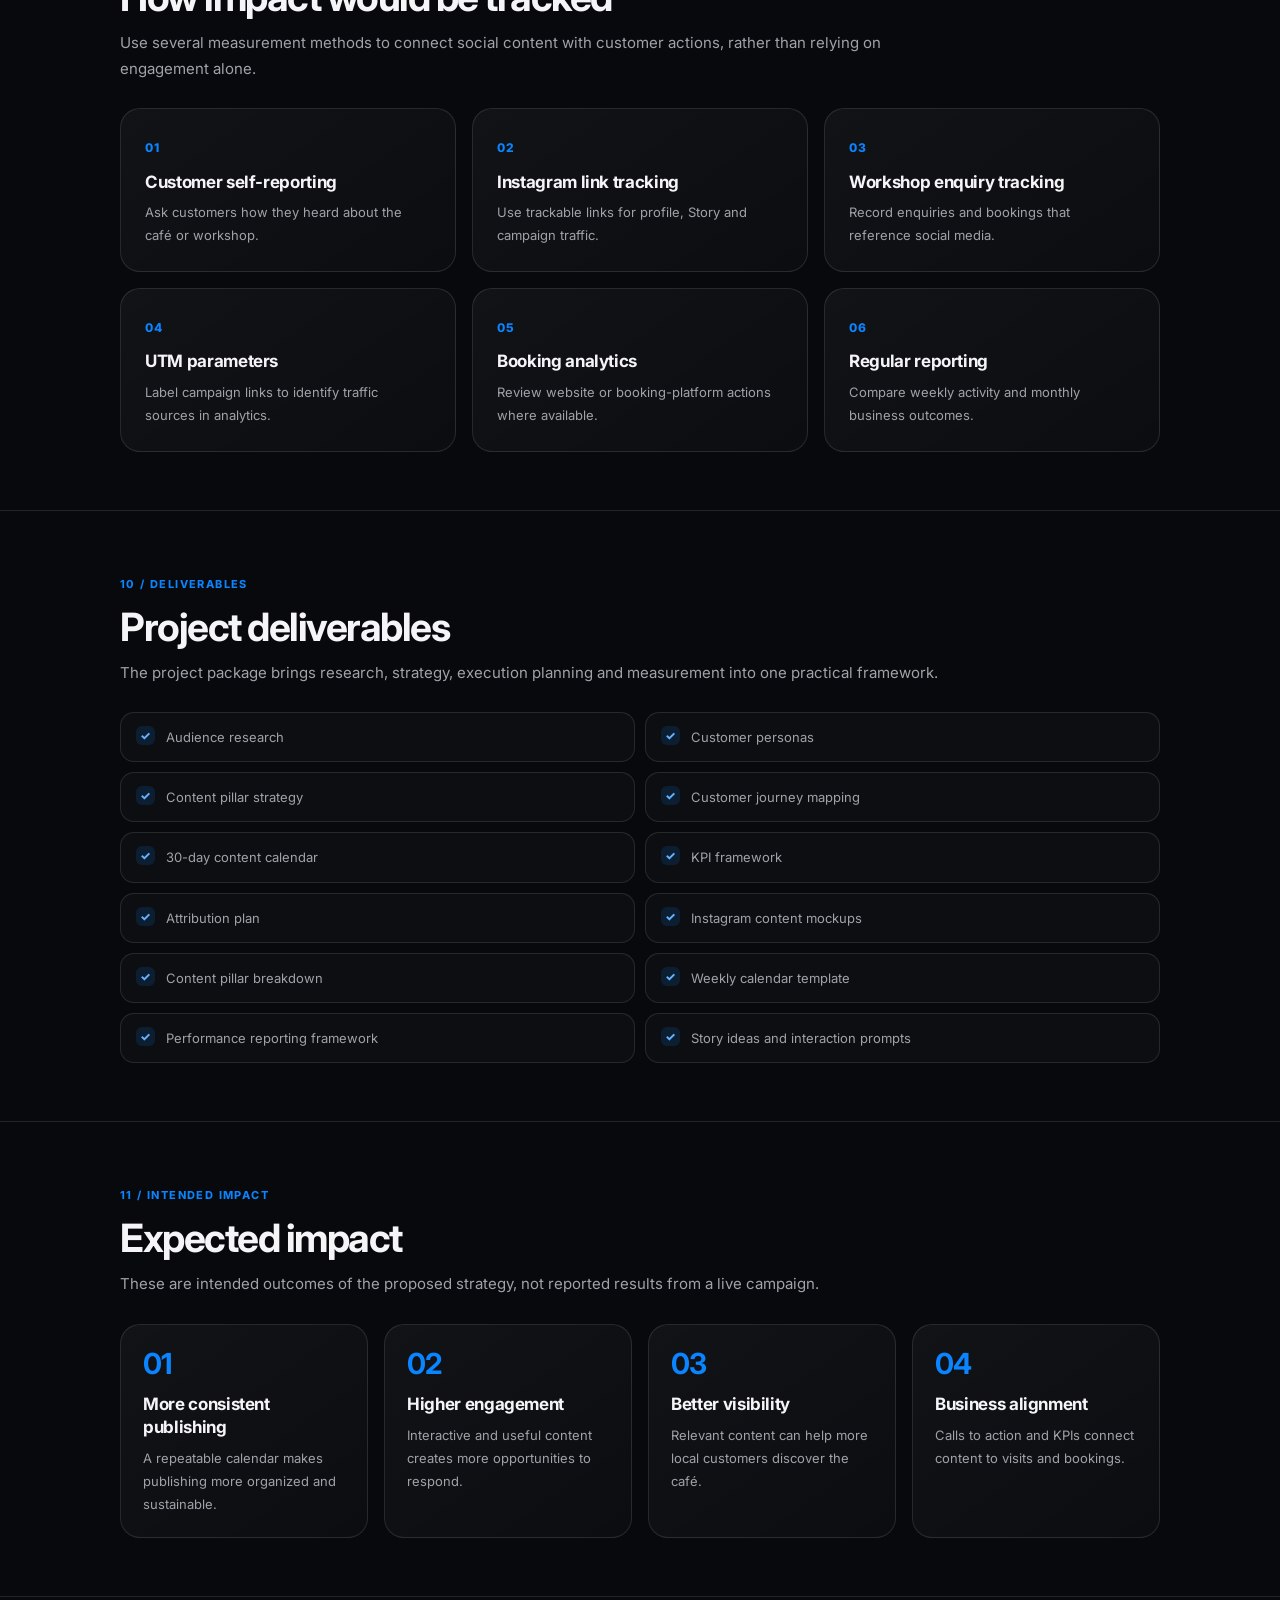
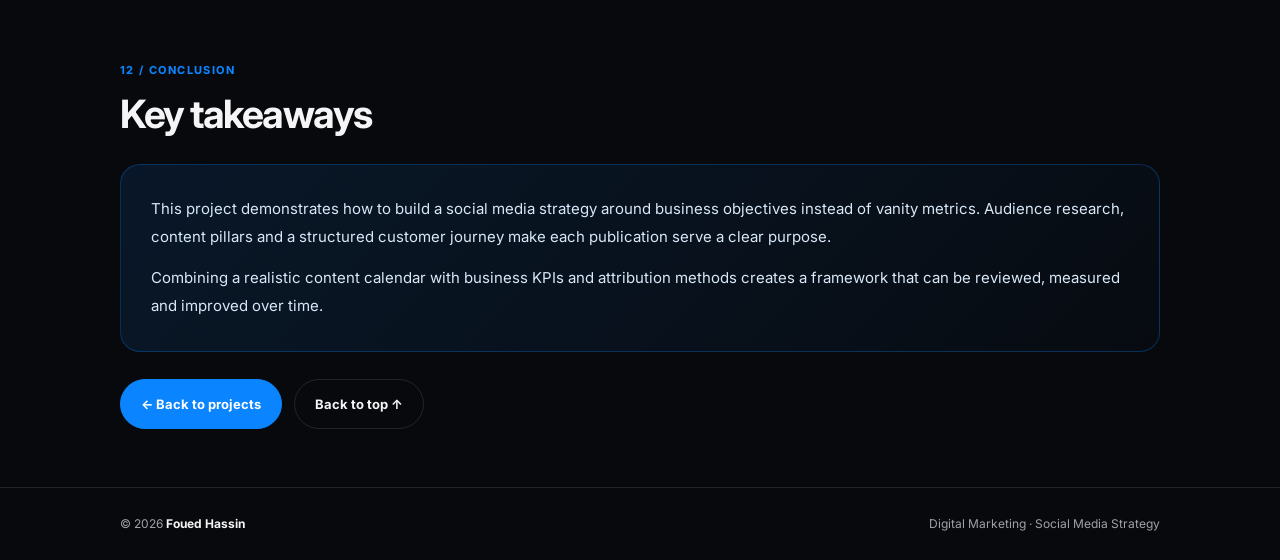
<file: socialmediamanager.html>
<!DOCTYPE html>
<html lang="en">
<head>
  <meta charset="UTF-8">
  <meta name="viewport" content="width=device-width, initial-scale=1.0">
  <meta name="theme-color" content="#08090c">
  <meta name="description" content="Social media strategy and content calendar case study for fictional specialty coffee shop Brew & Bloom.">
  <title>Social Media Strategy & Content Calendar | Foued Hassin</title>
  <link rel="preconnect" href="https://fonts.googleapis.com">
  <link rel="preconnect" href="https://fonts.gstatic.com" crossorigin>
  <link href="https://fonts.googleapis.com/css2?family=Inter:wght@400;500;600;700;800&display=swap" rel="stylesheet">
  <style>
    :root{--color-bg:#08090c;--color-surface:#111318;--color-surface-2:#171a21;--color-text:#f5f5f7;--color-text-secondary:#a1a1aa;--color-accent:#0a84ff;--color-accent-hover:#409cff;--color-border:rgba(255,255,255,.11);--radius-lg:20px;--radius-md:14px;--transition:all .28s ease;--shadow-md:0 18px 48px rgba(0,0,0,.25)}
    *{box-sizing:border-box}html{scroll-behavior:smooth;scroll-padding-top:88px}body{margin:0;background:var(--color-bg);color:var(--color-text);font-family:Inter,-apple-system,BlinkMacSystemFont,"Segoe UI",sans-serif;line-height:1.7;-webkit-font-smoothing:antialiased}a{color:inherit;text-decoration:none}button,a{-webkit-tap-highlight-color:transparent}.site-nav{position:sticky;top:0;z-index:20;background:rgba(8,9,12,.82);backdrop-filter:blur(18px);border-bottom:1px solid var(--color-border)}.nav-inner{max-width:1180px;margin:auto;padding:0 24px;height:72px;display:flex;align-items:center;justify-content:space-between}.brand{font-weight:750;letter-spacing:-.5px}.brand span{color:var(--color-accent)}.nav-back{display:inline-flex;gap:9px;align-items:center;color:var(--color-text-secondary);font-size:14px;transition:var(--transition)}.nav-back:hover{color:var(--color-accent)}
    .container{width:min(100% - 48px,1040px);margin-inline:auto}.case-hero{padding:100px 0 66px;position:relative;overflow:hidden}.case-hero:before{content:"";position:absolute;width:480px;height:480px;border-radius:50%;background:rgba(10,132,255,.10);filter:blur(90px);top:-280px;right:-120px;pointer-events:none}.eyebrow{display:inline-flex;align-items:center;gap:10px;color:var(--color-accent);font-size:12px;font-weight:700;letter-spacing:1.5px;text-transform:uppercase}.eyebrow:before{content:"";height:1px;width:25px;background:currentColor}.case-hero h1{max-width:850px;margin:20px 0 18px;font-size:clamp(38px,7vw,70px);line-height:1.05;letter-spacing:-.065em;font-weight:750}.case-hero h1 span{color:var(--color-accent)}.intro{max-width:760px;color:var(--color-text-secondary);font-size:clamp(16px,2vw,19px);line-height:1.8;margin:0}.hero-tags{display:flex;flex-wrap:wrap;gap:9px;margin-top:28px}.tag{font-size:12px;font-weight:600;color:#d5d7dd;background:rgba(255,255,255,.045);border:1px solid var(--color-border);border-radius:999px;padding:8px 13px}.fiction-note{display:flex;gap:12px;align-items:flex-start;margin-top:36px;padding:17px 19px;border:1px solid rgba(10,132,255,.24);background:rgba(10,132,255,.07);border-radius:var(--radius-md);color:#c8dfff;font-size:13px;line-height:1.65}.fiction-note strong{color:#fff}.note-icon{flex:0 0 22px;width:22px;height:22px;border:1px solid rgba(10,132,255,.5);border-radius:50%;display:grid;place-items:center;font-weight:800;font-size:12px;color:#7dbbff;margin-top:1px}
    .meta-grid{display:grid;grid-template-columns:repeat(3,1fr);gap:14px;margin:30px 0 0}.meta-card{padding:19px 20px;background:var(--color-surface);border:1px solid var(--color-border);border-radius:var(--radius-md)}.meta-label{display:block;color:var(--color-text-secondary);font-size:11px;font-weight:700;text-transform:uppercase;letter-spacing:1px;margin-bottom:6px}.meta-value{font-size:14px;font-weight:600}
    .case-section{padding:58px 0;border-top:1px solid var(--color-border)}.section-head{margin-bottom:27px}.section-kicker{color:var(--color-accent);font-size:11px;font-weight:750;letter-spacing:1.4px;text-transform:uppercase}.section-head h2{font-size:clamp(27px,4vw,39px);letter-spacing:-1.5px;line-height:1.18;margin:8px 0 10px}.section-head p,.body-copy{color:var(--color-text-secondary);margin:0;max-width:820px}.section-head p{font-size:15px}.body-copy+p.body-copy{margin-top:14px}.grid{display:grid;gap:16px}.grid-2{grid-template-columns:repeat(2,minmax(0,1fr))}.grid-3{grid-template-columns:repeat(3,minmax(0,1fr))}.grid-4{grid-template-columns:repeat(4,minmax(0,1fr))}.panel{background:linear-gradient(145deg,rgba(255,255,255,.045),rgba(255,255,255,.018));border:1px solid var(--color-border);border-radius:var(--radius-lg);padding:24px;transition:var(--transition);min-width:0}.panel:hover{transform:translateY(-3px);border-color:rgba(10,132,255,.45);box-shadow:var(--shadow-md)}.number{font-size:12px;font-weight:800;letter-spacing:1px;color:var(--color-accent)}.panel h3{font-size:17px;letter-spacing:-.35px;margin:10px 0 8px;line-height:1.35}.panel p{font-size:13px;color:var(--color-text-secondary);margin:0;line-height:1.75}.subheading{font-size:18px;margin:28px 0 14px;letter-spacing:-.4px}.bullet-list{list-style:none;padding:0;margin:15px 0 0;display:grid;gap:10px}.bullet-list li{position:relative;padding-left:19px;color:var(--color-text-secondary);font-size:13px;line-height:1.65}.bullet-list li:before{content:"";position:absolute;left:0;top:.65em;width:6px;height:6px;border-radius:50%;background:var(--color-accent)}.objective{min-height:155px}.objective .number{display:block;font-size:22px}.audience-card{padding:26px}.audience-card h3{margin-top:0}.mini-label{display:block;margin:16px 0 7px;color:var(--color-accent);font-size:10px;font-weight:800;letter-spacing:1.2px;text-transform:uppercase}
    .pillar-card{position:relative;overflow:hidden}.pillar-top{display:flex;align-items:center;justify-content:space-between;gap:12px}.pillar-pct{color:var(--color-accent);font-weight:800;font-size:20px}.pillar-card h3{margin-top:19px}.pillars-foot{font-size:12px;color:var(--color-text-secondary);margin-top:15px}.journey{display:grid;grid-template-columns:repeat(5,minmax(0,1fr));gap:10px}.journey-step{position:relative;border:1px solid var(--color-border);background:var(--color-surface);border-radius:var(--radius-md);padding:19px 15px;min-width:0}.journey-step:not(:last-child):after{content:"→";position:absolute;right:-10px;top:22px;color:var(--color-accent);font-size:17px;z-index:2}.journey-step .number{font-size:11px}.journey-step h3{font-size:14px;margin:8px 0}.journey-step p{font-size:12px;line-height:1.65;color:var(--color-text-secondary);margin:0}
    .calendar-wrap{overflow-x:auto;border:1px solid var(--color-border);border-radius:var(--radius-lg);background:var(--color-surface)}.calendar{width:100%;border-collapse:collapse;min-width:640px;text-align:left}.calendar th{font-size:10px;text-transform:uppercase;letter-spacing:1px;color:var(--color-text-secondary);background:rgba(255,255,255,.035)}.calendar th,.calendar td{padding:16px 18px;border-bottom:1px solid var(--color-border);vertical-align:top}.calendar tr:last-child td{border-bottom:0}.calendar td{font-size:12px;color:var(--color-text-secondary)}.calendar td:first-child{font-weight:700;color:var(--color-text);white-space:nowrap}.format{display:inline-block;padding:4px 8px;border:1px solid var(--color-border);border-radius:6px;font-size:10px;color:#d7d9df;white-space:nowrap}
    .story-list,.deliverables{display:grid;grid-template-columns:repeat(2,minmax(0,1fr));gap:10px}.check-item{display:flex;align-items:flex-start;gap:11px;padding:13px 15px;border:1px solid var(--color-border);border-radius:var(--radius-md);background:rgba(255,255,255,.025);font-size:13px;color:var(--color-text-secondary)}.check{flex:0 0 19px;width:19px;height:19px;display:grid;place-items:center;background:rgba(10,132,255,.14);border-radius:6px;color:#65b0ff;font-size:12px;font-weight:800}.kpi-card h3{margin-top:0}.kpi-type{display:inline-block;margin-bottom:13px;color:var(--color-accent);font-size:10px;font-weight:800;letter-spacing:1px;text-transform:uppercase}.impact-card{padding:22px}.impact-card strong{display:block;font-size:29px;line-height:1.2;color:var(--color-accent);letter-spacing:-1px;margin-bottom:12px}.impact-card p{font-size:13px;color:var(--color-text-secondary);margin:0}.takeaway{padding:30px;border-radius:var(--radius-lg);border:1px solid rgba(10,132,255,.28);background:linear-gradient(135deg,rgba(10,132,255,.12),rgba(10,132,255,.025))}.takeaway p{font-size:15px;color:#d9e8f8;margin:0;line-height:1.9}.takeaway p+p{margin-top:12px}.final-actions{display:flex;flex-wrap:wrap;gap:12px;margin-top:27px}.btn{display:inline-flex;justify-content:center;align-items:center;gap:9px;padding:13px 20px;border-radius:999px;border:1px solid var(--color-border);font-size:13px;font-weight:700;transition:var(--transition)}.btn-primary{background:var(--color-accent);border-color:var(--color-accent);color:white}.btn-primary:hover{background:var(--color-accent-hover);transform:translateY(-2px)}.btn-secondary{background:transparent;color:var(--color-text)}.btn-secondary:hover{border-color:var(--color-accent);color:var(--color-accent)}.site-footer{border-top:1px solid var(--color-border);padding:26px 24px;color:var(--color-text-secondary);font-size:12px}.footer-inner{max-width:1040px;margin:auto;display:flex;justify-content:space-between;gap:16px;flex-wrap:wrap}.footer-inner strong{color:var(--color-text)}
    @media(max-width:800px){.case-hero{padding:76px 0 48px}.grid-4{grid-template-columns:repeat(2,minmax(0,1fr))}.grid-3{grid-template-columns:repeat(2,minmax(0,1fr))}.journey{grid-template-columns:repeat(2,minmax(0,1fr))}.journey-step:not(:last-child):after{display:none}.journey-step:last-child{grid-column:1/-1}.case-section{padding:45px 0}.meta-grid{grid-template-columns:1fr}.meta-card{padding:15px 17px}}
    @media(max-width:520px){.container{width:min(100% - 36px,1040px)}.nav-inner{padding:0 18px;height:64px}.case-hero{padding-top:62px}.case-hero h1{font-size:clamp(36px,11vw,52px)}.grid-2,.grid-3,.grid-4,.story-list,.deliverables{grid-template-columns:1fr}.panel{padding:20px}.journey{grid-template-columns:1fr}.journey-step:last-child{grid-column:auto}.section-head h2{font-size:30px}.fiction-note{padding:14px}.final-actions{flex-direction:column}.btn{width:100%}.footer-inner{flex-direction:column}}
    @media(prefers-reduced-motion:reduce){html{scroll-behavior:auto}*,*:before,*:after{transition:none!important;animation:none!important}}
  </style>
</head>
<body>
  <nav class="site-nav" aria-label="Main navigation">
    <div class="nav-inner">
      <a class="brand" href="index.html">Foued <span>Hassin</span></a>
      <a class="nav-back" href="index.html#projects"><span aria-hidden="true">←</span> Back to projects</a>
<!-- Elfsight Website Translator | Untitled Website Translator -->
<script src="https://elfsightcdn.com/platform.js" async></script>
<div class="elfsight-app-9f914943-4672-4599-95c1-9972fcb499a7" data-elfsight-app-lazy></div>
    </div>
  </nav>

  <main id="social-media-project">
    <header class="case-hero">
      <div class="container">
        <span class="eyebrow">Social media marketing · Case study</span>
        <h1>Social Media Strategy <span>&</span> Content Calendar</h1>
        <p class="intro">A one-month Instagram content strategy for Brew &amp; Bloom, a fictional specialty coffee shop in Dubai. The plan connects audience research, content planning and measurable business goals—not just posting more often.</p>
        <div class="hero-tags" aria-label="Project topics">
          <span class="tag">Content Strategy</span><span class="tag">Social Media</span><span class="tag">Instagram</span><span class="tag">Audience Research</span><span class="tag">KPI Framework</span>
        </div>
        <div class="fiction-note"><span class="note-icon" aria-hidden="true">i</span><div><strong>Fictional portfolio project.</strong> This case study demonstrates strategic planning, content scheduling, audience research and performance measurement. No real client data or campaign results are presented.</div></div>
        <div class="meta-grid">
          <div class="meta-card"><span class="meta-label">Brand</span><span class="meta-value">Brew &amp; Bloom · Fictional café</span></div>
          <div class="meta-card"><span class="meta-label">Primary channel</span><span class="meta-value">Instagram · Organic only</span></div>
          <div class="meta-card"><span class="meta-label">Planning period</span><span class="meta-value">One month · 30-day calendar</span></div>
        </div>
      </div>
    </header>

    <section class="case-section" id="overview"><div class="container">
      <div class="section-head"><span class="section-kicker">01 / Overview</span><h2>Project overview</h2><p>Turn business challenges into a focused, practical social media plan.</p></div>
      <p class="body-copy">Brew &amp; Bloom is a fictional specialty coffee shop serving single-origin coffee, espresso-based drinks, freshly baked pastries and weekend coffee cupping workshops.</p>
      <p class="body-copy">The objective was to develop a one-month Instagram content strategy aligned with measurable business goals rather than simply increasing posting frequency or engagement.</p>
      <h3 class="subheading">Business challenges</h3>
      <div class="grid grid-2">
        <article class="panel"><span class="number">CHALLENGE 01</span><h3>Low weekday morning foot traffic</h3><p>Attract nearby office professionals who may want coffee or breakfast on their commute.</p></article>
        <article class="panel"><span class="number">CHALLENGE 02</span><h3>Low workshop bookings</h3><p>Build awareness and interest in weekend coffee cupping workshops and convert that interest into bookings.</p></article>
      </div>
      <h3 class="subheading">Practical constraints</h3>
      <div class="grid grid-4">
        <article class="panel"><h3>Organic only</h3><p>No paid advertising in the proposed plan.</p></article>
        <article class="panel"><h3>Limited budget</h3><p>Use existing resources and simple production workflows.</p></article>
        <article class="panel"><h3>Smartphone production</h3><p>Plan content that can be captured with a phone.</p></article>
        <article class="panel"><h3>Small team</h3><p>Keep content creation realistic and repeatable.</p></article>
      </div>
    </div></section>

    <section class="case-section" id="objectives"><div class="container">
      <div class="section-head"><span class="section-kicker">02 / Goals</span><h2>Business objectives</h2><p>Every content activity supports a clear business outcome.</p></div>
      <div class="grid grid-2">
        <article class="panel objective"><span class="number">01</span><h3>Increase weekday morning visits</h3><p>Attract nearby office professionals during commuting hours with coffee, breakfast and convenience-focused content.</p></article>
        <article class="panel objective"><span class="number">02</span><h3>Increase weekend workshop bookings</h3><p>Use educational, trust-building and promotional Instagram content to encourage workshop enquiries and reservations.</p></article>
      </div>
    </div></section>

    <section class="case-section" id="audience"><div class="container">
      <div class="section-head"><span class="section-kicker">03 / Research</span><h2>Audience research</h2><p>Two audience groups inform the topics, formats and calls to action.</p></div>
      <div class="grid grid-2">
        <article class="panel audience-card"><span class="number">PRIMARY AUDIENCE</span><h3>Nearby office professionals</h3><p>People working close to the café who may buy coffee before work.</p><span class="mini-label">Audience characteristics</span><ul class="bullet-list"><li>Ages 22–40</li><li>Commute to work on weekdays</li><li>Purchase coffee before work</li><li>Active Instagram users</li><li>Value convenience, quality and café atmosphere</li></ul></article>
        <article class="panel audience-card"><span class="number">SECONDARY AUDIENCE</span><h3>Specialty coffee enthusiasts</h3><p>People interested in coffee culture, learning and memorable café experiences.</p><span class="mini-label">Audience characteristics</span><ul class="bullet-list"><li>Interested in coffee origins and brewing</li><li>Enjoy café experiences</li><li>Likely to attend workshops</li><li>Engage with educational coffee content</li></ul></article>
      </div>
    </div></section>

    <section class="case-section" id="content-strategy"><div class="container">
      <div class="section-head"><span class="section-kicker">04 / Content plan</span><h2>Four content pillars</h2><p>The proposed mix gives each pillar a distinct role in the marketing strategy.</p></div>
      <div class="grid grid-2">
        <article class="panel pillar-card"><div class="pillar-top"><span class="number">PILLAR 01</span><span class="pillar-pct">40%</span></div><h3>Workshop promotion</h3><p>Increase awareness and bookings for weekend coffee workshops.</p><ul class="bullet-list"><li>Workshop previews</li><li>Previous attendee testimonials</li><li>Limited-seat reminders</li><li>Booking calls to action</li></ul></article>
        <article class="panel pillar-card"><div class="pillar-top"><span class="number">PILLAR 02</span><span class="pillar-pct">30%</span></div><h3>Weekday traffic campaigns</h3><p>Encourage weekday morning visits from nearby professionals.</p><ul class="bullet-list"><li>Coffee and breakfast promotions</li><li>Morning-routine Reels</li><li>Workday-focused messaging</li><li>Convenience-driven content</li></ul></article>
        <article class="panel pillar-card"><div class="pillar-top"><span class="number">PILLAR 03</span><span class="pillar-pct">20%</span></div><h3>Community and behind the scenes</h3><p>Build trust by showing the people and atmosphere behind the brand.</p><ul class="bullet-list"><li>Barista introductions</li><li>Daily café operations</li><li>Customer interactions</li><li>Café atmosphere</li></ul></article>
        <article class="panel pillar-card"><div class="pillar-top"><span class="number">PILLAR 04</span><span class="pillar-pct">10%</span></div><h3>Coffee education</h3><p>Position the café as a specialty coffee destination and support workshop interest.</p><ul class="bullet-list"><li>Coffee origin stories</li><li>Bean comparisons</li><li>Brewing tips</li><li>Coffee facts</li></ul></article>
      </div>
      <p class="pillars-foot">Percentages represent the planned content mix, not measured campaign results.</p>
    </div></section>

    <section class="case-section" id="customer-journey"><div class="container">
      <div class="section-head"><span class="section-kicker">05 / Journey</span><h2>Customer journey strategy</h2><p>Content is sequenced to introduce the brand, build interest and trust, then invite the audience to take action.</p></div>
      <div class="journey">
        <article class="journey-step"><span class="number">MONDAY · 01</span><h3>Awareness</h3><p>Introduce the café and reach new people with useful, location-relevant content.</p></article>
        <article class="journey-step"><span class="number">TUESDAY · 02</span><h3>Interest</h3><p>Show the experience, products and atmosphere to encourage curiosity.</p></article>
        <article class="journey-step"><span class="number">WEDNESDAY · 03</span><h3>Education</h3><p>Share coffee knowledge that provides value and builds credibility.</p></article>
        <article class="journey-step"><span class="number">THURSDAY · 04</span><h3>Consideration</h3><p>Explain the workshop experience and answer likely questions.</p></article>
        <article class="journey-step"><span class="number">FRIDAY · 05</span><h3>Conversion</h3><p>Use a clear booking call to action to encourage reservations.</p></article>
      </div>
    </div></section>

    <section class="case-section" id="calendar"><div class="container">
      <div class="section-head"><span class="section-kicker">06 / Publishing</span><h2>Weekly content calendar</h2><p>A sample week balances promotional, educational and community content. The format can be repeated and adjusted across the month.</p></div>
      <div class="calendar-wrap"><table class="calendar"><thead><tr><th>Day</th><th>Content idea</th><th>Format</th><th>Objective</th></tr></thead><tbody>
        <tr><td>Monday</td><td>Coffee &amp; breakfast promotion</td><td><span class="format">Static post</span></td><td>Encourage morning visits</td></tr>
        <tr><td>Tuesday</td><td>A day in the café</td><td><span class="format">Reel</span></td><td>Show atmosphere and experience</td></tr>
        <tr><td>Wednesday</td><td>Ethiopian vs. Colombian coffee</td><td><span class="format">Carousel</span></td><td>Educate and drive saves</td></tr>
        <tr><td>Thursday</td><td>Coffee workshop preview</td><td><span class="format">Carousel</span></td><td>Build workshop interest</td></tr>
        <tr><td>Friday</td><td>Workshop booking reminder</td><td><span class="format">Static post</span></td><td>Encourage bookings</td></tr>
        <tr><td>Saturday</td><td>Live workshop coverage</td><td><span class="format">Stories + Live</span></td><td>Build community and social proof</td></tr>
        <tr><td>Sunday</td><td>Weekend café moments</td><td><span class="format">Stories</span></td><td>Maintain connection and visibility</td></tr>
      </tbody></table></div>
    </div></section>

    <section class="case-section" id="stories"><div class="container">
      <div class="section-head"><span class="section-kicker">07 / Daily engagement</span><h2>Instagram Stories strategy</h2><p>Stories reinforce feed content and create lightweight ways for followers to interact with the café.</p></div>
      <div class="story-list">
        <div class="check-item"><span class="check">✓</span><span>Polls and questions</span></div><div class="check-item"><span class="check">✓</span><span>Behind-the-scenes moments</span></div>
        <div class="check-item"><span class="check">✓</span><span>Workshop countdown stickers</span></div><div class="check-item"><span class="check">✓</span><span>Customer interactions and testimonials</span></div>
        <div class="check-item"><span class="check">✓</span><span>Meet the barista</span></div><div class="check-item"><span class="check">✓</span><span>Live workshop coverage</span></div>
        <div class="check-item"><span class="check">✓</span><span>Coffee trivia quizzes</span></div><div class="check-item"><span class="check">✓</span><span>“Coffee before work or after lunch?” poll</span></div>
      </div>
    </div></section>

    <section class="case-section" id="kpis"><div class="container">
      <div class="section-head"><span class="section-kicker">08 / Measurement</span><h2>KPI framework</h2><p>Business outcomes are the primary indicators of success. Social metrics help explain how content contributes to those outcomes.</p></div>
      <h3 class="subheading">Business KPIs</h3>
      <div class="grid grid-2">
        <article class="panel kpi-card"><span class="kpi-type">Primary KPI</span><h3>Workshop bookings</h3><p>Track the number of reservations generated for weekend workshops.</p></article>
        <article class="panel kpi-card"><span class="kpi-type">Primary KPI</span><h3>Workshop capacity utilization</h3><p>Compare booked seats with available workshop capacity.</p></article>
        <article class="panel kpi-card"><span class="kpi-type">Primary KPI</span><h3>Morning revenue</h3><p>Monitor revenue during the targeted weekday morning period.</p></article>
        <article class="panel kpi-card"><span class="kpi-type">Primary KPI</span><h3>Morning transaction volume</h3><p>Measure changes in the number of morning purchases.</p></article>
      </div>
      <h3 class="subheading">Marketing KPIs</h3>
      <div class="grid grid-3">
        <article class="panel kpi-card"><h3>Reach</h3><p>Unique accounts exposed to content.</p></article><article class="panel kpi-card"><h3>Reel views</h3><p>Video visibility and viewing activity.</p></article><article class="panel kpi-card"><h3>Story engagement</h3><p>Replies, sticker interactions and other Story activity.</p></article><article class="panel kpi-card"><h3>Link clicks</h3><p>Visits to booking or information links.</p></article><article class="panel kpi-card"><h3>Saves and shares</h3><p>Signals that content is useful or worth passing on.</p></article><article class="panel kpi-card"><h3>Direct messages</h3><p>Enquiries and conversations that may lead to a visit or booking.</p></article>
      </div>
    </div></section>

    <section class="case-section" id="attribution"><div class="container">
      <div class="section-head"><span class="section-kicker">09 / Attribution</span><h2>How impact would be tracked</h2><p>Use several measurement methods to connect social content with customer actions, rather than relying on engagement alone.</p></div>
      <div class="grid grid-3">
        <article class="panel"><span class="number">01</span><h3>Customer self-reporting</h3><p>Ask customers how they heard about the café or workshop.</p></article>
        <article class="panel"><span class="number">02</span><h3>Instagram link tracking</h3><p>Use trackable links for profile, Story and campaign traffic.</p></article>
        <article class="panel"><span class="number">03</span><h3>Workshop enquiry tracking</h3><p>Record enquiries and bookings that reference social media.</p></article>
        <article class="panel"><span class="number">04</span><h3>UTM parameters</h3><p>Label campaign links to identify traffic sources in analytics.</p></article>
        <article class="panel"><span class="number">05</span><h3>Booking analytics</h3><p>Review website or booking-platform actions where available.</p></article>
        <article class="panel"><span class="number">06</span><h3>Regular reporting</h3><p>Compare weekly activity and monthly business outcomes.</p></article>
      </div>
    </div></section>

    <section class="case-section" id="deliverables"><div class="container">
      <div class="section-head"><span class="section-kicker">10 / Deliverables</span><h2>Project deliverables</h2><p>The project package brings research, strategy, execution planning and measurement into one practical framework.</p></div>
      <div class="deliverables">
        <div class="check-item"><span class="check">✓</span><span>Audience research</span></div><div class="check-item"><span class="check">✓</span><span>Customer personas</span></div>
        <div class="check-item"><span class="check">✓</span><span>Content pillar strategy</span></div><div class="check-item"><span class="check">✓</span><span>Customer journey mapping</span></div>
        <div class="check-item"><span class="check">✓</span><span>30-day content calendar</span></div><div class="check-item"><span class="check">✓</span><span>KPI framework</span></div>
        <div class="check-item"><span class="check">✓</span><span>Attribution plan</span></div><div class="check-item"><span class="check">✓</span><span>Instagram content mockups</span></div>
        <div class="check-item"><span class="check">✓</span><span>Content pillar breakdown</span></div><div class="check-item"><span class="check">✓</span><span>Weekly calendar template</span></div>
        <div class="check-item"><span class="check">✓</span><span>Performance reporting framework</span></div><div class="check-item"><span class="check">✓</span><span>Story ideas and interaction prompts</span></div>
      </div>
    </div></section>

    <section class="case-section" id="expected-impact"><div class="container">
      <div class="section-head"><span class="section-kicker">11 / Intended impact</span><h2>Expected impact</h2><p>These are intended outcomes of the proposed strategy, not reported results from a live campaign.</p></div>
      <div class="grid grid-4">
        <article class="panel impact-card"><strong>01</strong><h3>More consistent publishing</h3><p>A repeatable calendar makes publishing more organized and sustainable.</p></article>
        <article class="panel impact-card"><strong>02</strong><h3>Higher engagement</h3><p>Interactive and useful content creates more opportunities to respond.</p></article>
        <article class="panel impact-card"><strong>03</strong><h3>Better visibility</h3><p>Relevant content can help more local customers discover the café.</p></article>
        <article class="panel impact-card"><strong>04</strong><h3>Business alignment</h3><p>Calls to action and KPIs connect content to visits and bookings.</p></article>
      </div>
    </div></section>

    <section class="case-section" id="takeaways"><div class="container">
      <div class="section-head"><span class="section-kicker">12 / Conclusion</span><h2>Key takeaways</h2></div>
      <div class="takeaway"><p>This project demonstrates how to build a social media strategy around business objectives instead of vanity metrics. Audience research, content pillars and a structured customer journey make each publication serve a clear purpose.</p><p>Combining a realistic content calendar with business KPIs and attribution methods creates a framework that can be reviewed, measured and improved over time.</p></div>
      <div class="final-actions"><a class="btn btn-primary" href="index.html#projects">← Back to projects</a><a class="btn btn-secondary" href="#overview">Back to top ↑</a></div>
    </div></section>
  </main>

  <footer class="site-footer"><div class="footer-inner"><span>© 2026 <strong>Foued Hassin</strong></span><span>Digital Marketing · Social Media Strategy</span></div></footer>
</body>
</html>
</file>
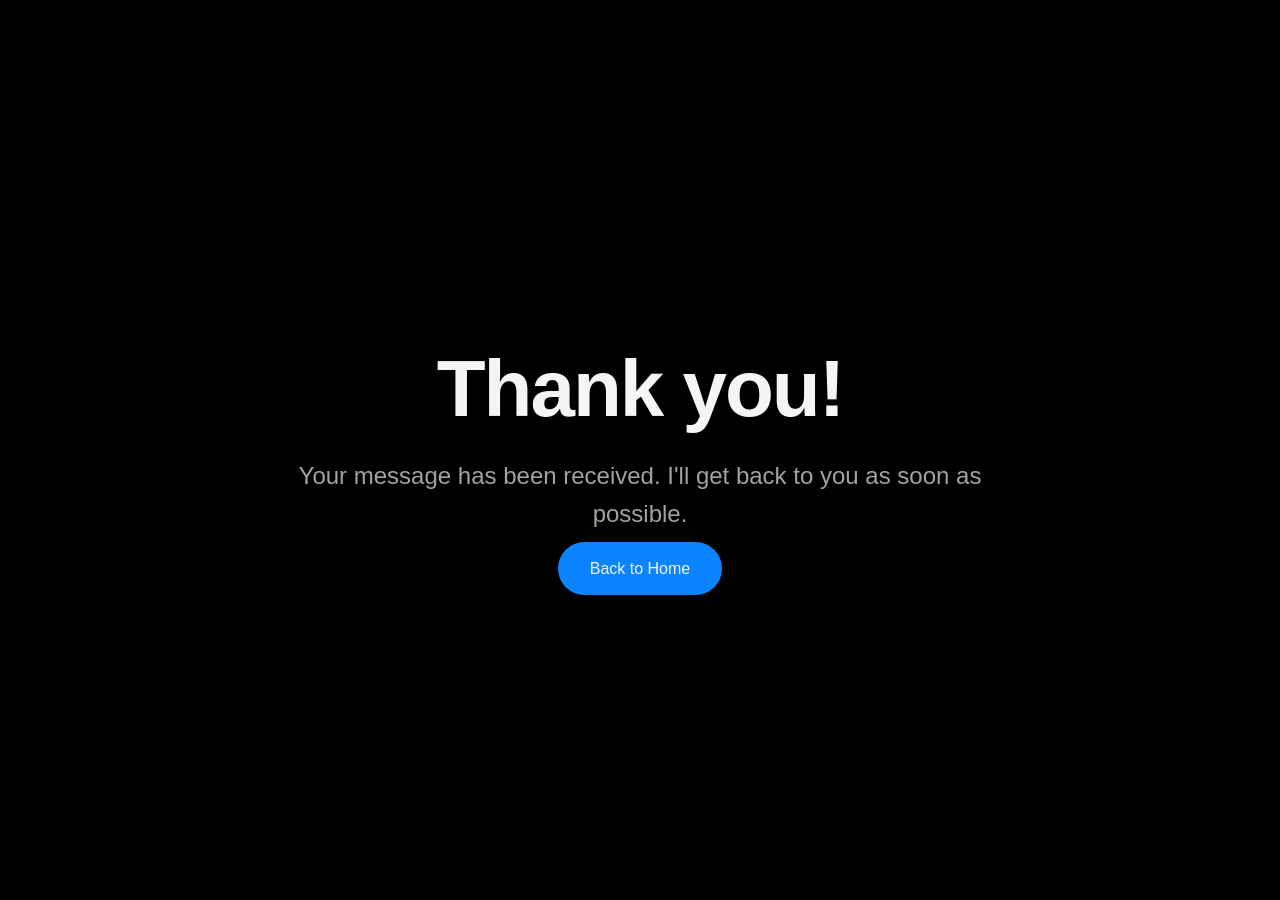
<file: thanks.html>
<!DOCTYPE html>
<html lang="en">
<head>
    <meta charset="UTF-8">
    <meta name="viewport" content="width=device-width, initial-scale=1.0">
    <title>Thank You! - Anant Tripathi</title>
    <link rel="stylesheet" href="styles.css">
</head>
<body>
    <section class="hero">
        <div class="hero-content">
            <h1 class="hero-title">Thank you!</h1>
            <p class="hero-subtitle">
                Your message has been received. I'll get back to you as soon as possible.
            </p>
            <div class="hero-actions">
                <a href="index.html" class="btn btn-primary">Back to Home</a>
            </div>
        </div>
    </section>
</body>
</html>
</file>
<file: styles.css>
/* ====================================
   Apple-Inspired Professional Portfolio
   ==================================== */

* {
    margin: 0;
    padding: 0;
    box-sizing: border-box;
}

:root {
    --color-bg: #000000;
    --color-text: #f5f5f7;
    --color-text-secondary: #a1a1a6;
    --color-accent: #0a84ff;
    --color-accent-hover: #409cff;
    --color-border: #424245;
    --color-surface: #1c1c1e;
    --font-family: 'Inter', -apple-system, BlinkMacSystemFont, 'Segoe UI', sans-serif;
    --transition: all 0.4s cubic-bezier(0.4, 0, 0.2, 1);
    --shadow-sm: 0 2px 8px rgba(0, 0, 0, 0.5);
    --shadow-md: 0 4px 16px rgba(0, 0, 0, 0.6);
    --shadow-lg: 0 8px 32px rgba(0, 0, 0, 0.7);
}

html {
    scroll-behavior: smooth;
    -webkit-font-smoothing: antialiased;
    -moz-osx-font-smoothing: grayscale;
}

body {
    font-family: var(--font-family);
    color: var(--color-text);
    background-color: var(--color-bg);
    line-height: 1.6;
    overflow-x: hidden;
}

/* ====================================
   Navigation
   ==================================== */

.nav {
    position: fixed;
    top: 0;
    left: 0;
    right: 0;
    z-index: 1000;
    background: rgba(0, 0, 0, 0.8);
    backdrop-filter: blur(20px);
    -webkit-backdrop-filter: blur(20px);
    border-bottom: 1px solid var(--color-border);
    transition: var(--transition);
}

.nav.scrolled {
    background: rgba(0, 0, 0, 0.95);
    box-shadow: var(--shadow-sm);
}

.nav-content {
    max-width: 1200px;
    margin: 0 auto;
    padding: 0 24px;
    height: 64px;
    display: flex;
    align-items: center;
    justify-content: space-between;
}

.nav-logo {
    font-size: 24px;
    font-weight: 700;
    color: var(--color-text);
    text-decoration: none;
    letter-spacing: -0.5px;
}

.nav-links {
    display: flex;
    gap: 32px;
    align-items: center;
}

.nav-link {
    color: var(--color-text-secondary);
    text-decoration: none;
    font-size: 14px;
    font-weight: 500;
    transition: var(--transition);
    position: relative;
}

.nav-link::after {
    content: '';
    position: absolute;
    bottom: -4px;
    left: 0;
    width: 0;
    height: 2px;
    background: var(--color-accent);
    transition: var(--transition);
}

.nav-link:hover {
    color: var(--color-text);
}

.nav-link:hover::after {
    width: 100%;
}

.menu-toggle {
    display: none;
    flex-direction: column;
    gap: 4px;
    background: none;
    border: none;
    cursor: pointer;
    padding: 8px;
}

.menu-toggle span {
    width: 20px;
    height: 2px;
    background: var(--color-text);
    transition: var(--transition);
}

.mobile-menu {
    display: none;
    position: fixed;
    top: 64px;
    left: 0;
    right: 0;
    background: rgba(0, 0, 0, 0.98);
    backdrop-filter: blur(20px);
    padding: 24px;
    border-bottom: 1px solid var(--color-border);
    transform: translateY(-100%);
    transition: var(--transition);
    z-index: 999;
}

.mobile-menu.active {
    transform: translateY(0);
}

.mobile-link {
    display: block;
    padding: 16px 0;
    color: var(--color-text);
    text-decoration: none;
    font-size: 18px;
    font-weight: 500;
    border-bottom: 1px solid var(--color-border);
}

.mobile-link:last-child {
    border-bottom: none;
}

/* ====================================
   Hero Section
   ==================================== */

.hero {
    min-height: 100vh;
    display: flex;
    align-items: center;
    justify-content: center;
    padding: 120px 24px 80px;
    position: relative;
}

.hero-content {
    max-width: 980px;
    text-align: center;
}

.hero-profile {
    margin-bottom: 32px;
    opacity: 0;
    animation: fadeInUp 0.8s ease forwards;
}

.profile-image {
    width: 180px;
    height: 180px;
    border-radius: 50%;
    object-fit: cover;
    border: 4px solid var(--color-accent);
    box-shadow: var(--shadow-lg);
    transition: var(--transition);
}

.profile-image:hover {
    transform: scale(1.05);
    box-shadow: 0 12px 48px rgba(0, 113, 227, 0.3);
}

.hero-label {
    display: inline-block;
    font-size: 14px;
    font-weight: 600;
    color: var(--color-accent);
    text-transform: uppercase;
    letter-spacing: 1.2px;
    margin-bottom: 16px;
    opacity: 0;
    animation: fadeInUp 0.8s ease 0.1s forwards;
}

.hero-title {
    font-size: clamp(40px, 8vw, 80px);
    font-weight: 700;
    line-height: 1.1;
    letter-spacing: -2px;
    margin-bottom: 24px;
    opacity: 0;
    animation: fadeInUp 0.8s ease 0.3s forwards;
}

.hero-subtitle {
    font-size: clamp(18px, 3vw, 24px);
    color: var(--color-text-secondary);
    max-width: 720px;
    margin: 0 auto 8px;
    opacity: 0;
    animation: fadeInUp 0.8s ease 0.5s forwards;
}

.hero-actions {
    display: flex;
    gap: 16px;
    justify-content: center;
    flex-wrap: wrap;
    opacity: 0;
    animation: fadeInUp 0.8s ease 0.7s forwards;
}

.btn {
    display: inline-flex;
    align-items: center;
    justify-content: center;
    padding: 14px 32px;
    border-radius: 980px;
    font-size: 16px;
    font-weight: 500;
    text-decoration: none;
    transition: var(--transition);
    cursor: pointer;
    border: none;
}

.btn-primary {
    background: var(--color-accent);
    color: var(--color-text);
}

.btn-primary:hover {
    background: var(--color-accent-hover);
    transform: scale(1.02);
}

.btn-secondary {
    background: transparent;
    color: var(--color-accent);
    border: 2px solid var(--color-accent);
}

.btn-secondary:hover {
    background: var(--color-accent);
    color: var(--color-bg);
    transform: scale(1.02);
}

.scroll-indicator {
    position: absolute;
    bottom: 40px;
    left: 50%;
    transform: translateX(-50%);
    opacity: 0;
    animation: fadeInUp 0.8s ease 0.8s forwards;
}

.scroll-dot {
    width: 24px;
    height: 38px;
    border: 2px solid var(--color-border);
    border-radius: 12px;
    position: relative;
}

.scroll-dot::after {
    content: '';
    position: absolute;
    top: 8px;
    left: 50%;
    transform: translateX(-50%);
    width: 4px;
    height: 8px;
    background: var(--color-accent);
    border-radius: 2px;
    animation: scroll 2s ease infinite;
}

/* ====================================
   Common Section Styles
   ==================================== */

section {
    padding: 120px 24px;
}

.container {
    max-width: 1200px;
    margin: 0 auto;
}

.section-header {
    text-align: center;
    margin-bottom: 80px;
}

.section-label {
    display: inline-block;
    font-size: 14px;
    font-weight: 600;
    color: var(--color-accent);
    text-transform: uppercase;
    letter-spacing: 1.2px;
    margin-bottom: 16px;
}

.section-title {
    font-size: clamp(32px, 5vw, 56px);
    font-weight: 700;
    letter-spacing: -1.5px;
    line-height: 1.1;
}

/* ====================================
   About Section
   ==================================== */

.about {
    background: var(--color-bg);
}

.about-grid {
    display: grid;
    grid-template-columns: 2fr 1fr;
    gap: 60px;
    align-items: start;
}

.about-text p {
    font-size: 18px;
    line-height: 1.8;
    color: var(--color-text-secondary);
    margin-bottom: 24px;
}

.about-text .lead {
    font-size: 24px;
    color: var(--color-text);
    font-weight: 500;
    line-height: 1.6;
}

.about-stats {
    display: flex;
    flex-direction: column;
    gap: 32px;
}

.stat-item {
    padding: 32px;
    background: var(--color-surface);
    border-radius: 16px;
    box-shadow: var(--shadow-sm);
    transition: var(--transition);
    border: 1px solid var(--color-border);
}

.stat-item:hover {
    box-shadow: var(--shadow-md);
    transform: translateY(-4px);
}

.stat-value {
    font-size: 48px;
    font-weight: 700;
    color: var(--color-accent);
    line-height: 1;
    margin-bottom: 8px;
}

.stat-label {
    font-size: 14px;
    color: var(--color-text-secondary);
    font-weight: 500;
}

/* ====================================
   Work Experience Section
   ==================================== */

.growth-path {
    display: grid;
    grid-template-columns: repeat(auto-fit, minmax(250px, 1fr));
    gap: 24px;
    margin-bottom: 80px;
}

.growth-item {
    background: var(--color-surface);
    padding: 32px;
    border-radius: 16px;
    border: 2px solid var(--color-border);
    transition: var(--transition);
    position: relative;
    overflow: hidden;
}

.growth-item::before {
    content: '';
    position: absolute;
    top: 0;
    left: 0;
    right: 0;
    height: 4px;
    background: linear-gradient(90deg, var(--color-accent), var(--color-accent-hover));
    transform: scaleX(0);
    transition: var(--transition);
}

.growth-item:hover {
    transform: translateY(-4px);
    box-shadow: var(--shadow-md);
    border-color: var(--color-accent);
}

.growth-item:hover::before {
    transform: scaleX(1);
}

.growth-period {
    font-size: 12px;
    font-weight: 600;
    color: var(--color-accent);
    text-transform: uppercase;
    letter-spacing: 0.5px;
    margin-bottom: 16px;
}

.growth-role h3 {
    font-size: 18px;
    font-weight: 700;
    margin-bottom: 8px;
    color: var(--color-text);
}

.growth-company {
    font-size: 14px;
    color: var(--color-text-secondary);
    font-weight: 500;
}

.timeline {
    position: relative;
    padding-left: 48px;
}

.timeline::before {
    content: '';
    position: absolute;
    left: 0;
    top: 0;
    bottom: 0;
    width: 2px;
    background: var(--color-border);
}

.timeline-item {
    position: relative;
    margin-bottom: 60px;
}

.timeline-item:last-child {
    margin-bottom: 0;
}

.timeline-dot {
    position: absolute;
    left: -54px;
    top: 8px;
    width: 14px;
    height: 14px;
    background: var(--color-accent);
    border: 3px solid white;
    border-radius: 50%;
    box-shadow: 0 0 0 4px var(--color-border);
}

.timeline-date {
    font-size: 14px;
    font-weight: 600;
    color: var(--color-accent);
    text-transform: uppercase;
    letter-spacing: 0.5px;
    margin-bottom: 8px;
}

.timeline-role {
    font-size: 28px;
    font-weight: 700;
    margin-bottom: 8px;
    letter-spacing: -0.5px;
}

.timeline-company {
    font-size: 18px;
    color: var(--color-text-secondary);
    font-weight: 500;
    margin-bottom: 4px;
}

.timeline-location {
    font-size: 14px;
    color: var(--color-text-secondary);
    margin-bottom: 24px;
}

.timeline-details {
    list-style: none;
    margin-top: 16px;
}

.timeline-details li {
    font-size: 16px;
    color: var(--color-text-secondary);
    line-height: 1.8;
    margin-bottom: 12px;
    padding-left: 24px;
    position: relative;
}

.timeline-details li::before {
    content: '•';
    position: absolute;
    left: 0;
    color: var(--color-accent);
    font-weight: 700;
}

/* ====================================
   Skills Section
   ==================================== */

.skills {
    background: var(--color-bg);
}

.skills-grid {
    display: grid;
    grid-template-columns: repeat(auto-fit, minmax(320px, 1fr));
    gap: 40px;
}

.skill-category {
    background: var(--color-surface);
    padding: 40px;
    border-radius: 16px;
    box-shadow: var(--shadow-sm);
    transition: var(--transition);
    border: 1px solid var(--color-border);
    position: relative;
    overflow: hidden;
}

.skill-category::before {
    content: '';
    position: absolute;
    top: 0;
    left: 0;
    right: 0;
    height: 4px;
    background: linear-gradient(90deg, var(--color-accent), var(--color-accent-hover));
    transform: scaleX(0);
    transition: var(--transition);
}

.skill-category:hover {
    box-shadow: var(--shadow-md);
    transform: translateY(-4px);
    border-color: var(--color-accent);
}

.skill-category:hover::before {
    transform: scaleX(1);
}

.skill-category-title {
    font-size: 20px;
    font-weight: 700;
    margin-bottom: 24px;
    letter-spacing: -0.5px;
}

.skill-tags {
    display: flex;
    flex-wrap: wrap;
    gap: 12px;
}

.skill-tag {
    display: inline-block;
    padding: 8px 16px;
    background: var(--color-bg);
    color: var(--color-text);
    font-size: 14px;
    font-weight: 500;
    border-radius: 20px;
    transition: var(--transition);
    border: 1px solid var(--color-border);
}

.skill-tag:hover {
    background: var(--color-accent);
    color: white;
    transform: scale(1.05);
}

/* ====================================
   Projects Section
   ==================================== */

.projects {
    background: var(--color-surface);
}

.projects-grid {
    display: grid;
    grid-template-columns: repeat(auto-fit, minmax(400px, 1fr));
    gap: 32px;
}

.project-card {
    background: var(--color-bg);
    padding: 40px;
    border-radius: 20px;
    border: 2px solid var(--color-border);
    transition: var(--transition);
    position: relative;
    overflow: hidden;
}

.project-card::before {
    content: '';
    position: absolute;
    top: 0;
    left: 0;
    right: 0;
    height: 4px;
    background: linear-gradient(90deg, var(--color-accent), var(--color-accent-hover));
    transform: scaleX(0);
    transition: var(--transition);
}

.project-card:hover {
    transform: translateY(-8px);
    box-shadow: var(--shadow-lg);
    border-color: var(--color-accent);
}

.project-card:hover::before {
    transform: scaleX(1);
}

.project-icon {
    width: 64px;
    height: 64px;
    background: var(--color-surface);
    border-radius: 12px;
    display: flex;
    align-items: center;
    justify-content: center;
    color: var(--color-accent);
    margin-bottom: 24px;
    border: 1px solid var(--color-border);
}

.project-header {
    display: flex;
    justify-content: space-between;
    align-items: flex-start;
    margin-bottom: 12px;
    gap: 16px;
}

.project-title {
    font-size: 24px;
    font-weight: 700;
    color: var(--color-text);
    letter-spacing: -0.5px;
    line-height: 1.3;
}

.project-year {
    font-size: 14px;
    font-weight: 600;
    color: var(--color-accent);
    background: var(--color-surface);
    padding: 4px 12px;
    border-radius: 20px;
    white-space: nowrap;
}

.project-org {
    margin-bottom: 16px;
}

.org-badge {
    display: inline-block;
    font-size: 12px;
    font-weight: 600;
    color: var(--color-accent);
    background: var(--color-surface);
    padding: 6px 14px;
    border-radius: 20px;
    border: 1px solid var(--color-border);
}

.project-description {
    font-size: 15px;
    line-height: 1.7;
    color: var(--color-text-secondary);
    margin-bottom: 24px;
}

.project-tags {
    display: flex;
    flex-wrap: wrap;
    gap: 8px;
    margin-bottom: 24px;
}

.project-tags .tag {
    font-size: 12px;
    font-weight: 500;
    color: var(--color-text);
    background: var(--color-surface);
    padding: 6px 12px;
    border-radius: 6px;
    border: 1px solid var(--color-border);
    transition: var(--transition);
}

.project-tags .tag:hover {
    background: var(--color-accent);
    color: var(--color-bg);
    border-color: var(--color-accent);
}

.project-link {
    display: inline-flex;
    align-items: center;
    gap: 8px;
    color: var(--color-accent);
    font-weight: 600;
    font-size: 14px;
    text-decoration: none;
    transition: var(--transition);
}

.project-link:hover {
    gap: 12px;
}

.project-link svg {
    transition: var(--transition);
}

.project-link:hover svg {
    transform: translate(2px, -2px);
}

@media (max-width: 768px) {
    .projects-grid {
        grid-template-columns: 1fr;
    }
    
    .project-card {
        padding: 28px;
    }
}

/* ====================================
   Education Section
   ==================================== */

.education-grid {
    display: grid;
    grid-template-columns: repeat(4, 1fr);
    gap: 24px;
}

@media (max-width: 1200px) {
    .education-grid {
        grid-template-columns: repeat(2, 1fr);
    }
}

@media (max-width: 768px) {
    .education-grid {
        grid-template-columns: 1fr;
    }
}

.education-card {
    background: var(--color-surface);
    padding: 40px;
    border-radius: 16px;
    box-shadow: var(--shadow-sm);
    transition: var(--transition);
    border: 2px solid var(--color-border);
    position: relative;
    overflow: hidden;
}

.education-card::before {
    content: '';
    position: absolute;
    top: 0;
    left: 0;
    right: 0;
    height: 4px;
    background: linear-gradient(90deg, var(--color-accent), var(--color-accent-hover));
    transform: scaleX(0);
    transition: var(--transition);
}

.education-card:hover {
    box-shadow: var(--shadow-md);
    transform: translateY(-4px);
    border-color: var(--color-accent);
}

.education-card:hover::before {
    transform: scaleX(1);
}

.education-card.featured {
    border-color: var(--color-accent);
}

.education-icon {
    font-size: 48px;
    margin-bottom: 24px;
}

.education-school {
    font-size: 20px;
    font-weight: 700;
    margin-bottom: 12px;
    letter-spacing: -0.5px;
}

.education-degree {
    font-size: 16px;
    color: var(--color-text-secondary);
    margin-bottom: 8px;
    line-height: 1.5;
}

.education-date {
    font-size: 14px;
    font-weight: 600;
    color: var(--color-accent);
    margin-bottom: 4px;
}

.education-location {
    font-size: 14px;
    color: var(--color-text-secondary);
}

/* ====================================
   Contact Section
   ==================================== */

.contact {
    background: var(--color-bg);
}

.contact-intro {
    text-align: center;
    max-width: 720px;
    margin: 0 auto 60px;
}

.contact-intro p {
    font-size: 20px;
    color: var(--color-text-secondary);
    line-height: 1.6;
}

.contact-grid {
    display: grid;
    grid-template-columns: 1fr 1fr;
    gap: 60px;
    align-items: start;
}

.contact-info {
    display: flex;
    flex-direction: column;
    gap: 24px;
}

.info-card {
    display: flex;
    gap: 20px;
    padding: 24px;
    background: var(--color-surface);
    border-radius: 12px;
    box-shadow: var(--shadow-sm);
    transition: var(--transition);
    border: 1px solid var(--color-border);
}

.info-card:hover {
    box-shadow: var(--shadow-md);
    transform: translateX(4px);
}

.info-icon {
    flex-shrink: 0;
    width: 48px;
    height: 48px;
    display: flex;
    align-items: center;
    justify-content: center;
    background: var(--color-bg);
    border-radius: 10px;
    color: var(--color-accent);
    border: 1px solid var(--color-border);
}

.info-content {
    flex: 1;
}

.info-label {
    font-size: 12px;
    font-weight: 600;
    color: var(--color-text-secondary);
    text-transform: uppercase;
    letter-spacing: 0.5px;
    margin-bottom: 4px;
}

.info-value {
    font-size: 16px;
    color: var(--color-text);
    text-decoration: none;
    font-weight: 500;
    transition: var(--transition);
}

a.info-value:hover {
    color: var(--color-accent);
}

.contact-form {
    background: var(--color-surface);
    padding: 40px;
    border-radius: 16px;
    box-shadow: var(--shadow-sm);
    border: 1px solid var(--color-border);
}

.form-group {
    margin-bottom: 24px;
}

.form-group label {
    display: block;
    font-size: 14px;
    font-weight: 600;
    color: var(--color-text);
    margin-bottom: 8px;
}

.form-group input,
.form-group textarea {
    width: 100%;
    padding: 14px 16px;
    font-size: 16px;
    font-family: var(--font-family);
    color: var(--color-text);
    background: var(--color-bg);
    border: 2px solid var(--color-border);
    border-radius: 10px;
    transition: var(--transition);
}

.form-group input:focus,
.form-group textarea:focus {
    outline: none;
    background: var(--color-surface);
    border-color: var(--color-accent);
}

.form-group textarea {
    resize: vertical;
    min-height: 120px;
}

.btn-submit {
    width: 100%;
    position: relative;
}

.btn-loading {
    display: none;
}

.btn-submit.loading .btn-text {
    display: none;
}

.btn-submit.loading .btn-loading {
    display: inline;
}

.form-message {
    margin-top: 16px;
    padding: 12px 16px;
    border-radius: 8px;
    font-size: 14px;
    font-weight: 500;
    text-align: center;
    display: none;
}

.form-message.success {
    display: block;
    background: #d4edda;
    color: #155724;
}

.form-message.error {
    display: block;
    background: #f8d7da;
    color: #721c24;
}

/* ====================================
   Footer
   ==================================== */

.footer {
    background: var(--color-surface);
    color: var(--color-text);
    padding: 40px 24px;
    border-top: 1px solid var(--color-border);
}

.footer-content {
    max-width: 1200px;
    margin: 0 auto;
    display: flex;
    justify-content: space-between;
    align-items: center;
}

.footer-text p {
    font-size: 14px;
    color: var(--color-text-secondary);
}

.footer-links {
    display: flex;
    gap: 20px;
}

.footer-links a {
    color: var(--color-text);
    transition: var(--transition);
    display: flex;
    align-items: center;
}

.footer-links a:hover {
    color: var(--color-accent);
    transform: translateY(-2px);
}

/* ====================================
   Animations
   ==================================== */

@keyframes fadeInUp {
    from {
        opacity: 0;
        transform: translateY(30px);
    }
    to {
        opacity: 1;
        transform: translateY(0);
    }
}

@keyframes scroll {
    0% {
        transform: translate(-50%, 0);
        opacity: 1;
    }
    50% {
        transform: translate(-50%, 12px);
        opacity: 0.5;
    }
    100% {
        transform: translate(-50%, 0);
        opacity: 1;
    }
}

/* ====================================
   Responsive Design
   ==================================== */

@media (max-width: 968px) {
    .nav-links {
        display: none;
    }

    .menu-toggle {
        display: flex;
    }

    .mobile-menu {
        display: block;
    }

    .about-grid {
        grid-template-columns: 1fr;
        gap: 40px;
    }

    .about-stats {
        flex-direction: row;
        flex-wrap: wrap;
    }

    .stat-item {
        flex: 1;
        min-width: 140px;
    }

    .contact-grid {
        grid-template-columns: 1fr;
        gap: 40px;
    }

    .footer-content {
        flex-direction: column;
        gap: 20px;
        text-align: center;
    }
}

@media (max-width: 640px) {
    section {
        padding: 80px 20px;
    }

    .hero {
        padding: 100px 20px 60px;
    }

    .hero-actions {
        flex-direction: column;
        width: 100%;
    }

    .btn {
        width: 100%;
    }

    .timeline {
        padding-left: 32px;
    }

    .timeline-dot {
        left: -38px;
    }

    .skills-grid {
        grid-template-columns: 1fr;
    }

    .education-grid {
        grid-template-columns: 1fr;
    }

    .contact-form {
        padding: 24px;
    }

    .stat-item {
        width: 100%;
    }
}

/* ====================================
   Custom Cursor (Desktop Only)
   ==================================== */

.custom-cursor {
    position: fixed;
    width: 20px;
    height: 20px;
    border-radius: 50%;
    background: rgba(0, 113, 227, 0.1);
    pointer-events: none;
    z-index: 9999;
    transition: transform 0.2s ease, background 0.2s ease;
    mix-blend-mode: difference;
}

@media (max-width: 968px) {
    .custom-cursor {
        display: none;
    }
}

/* ====================================
   Resume Download Button
   ==================================== */

.resume-section {
    text-align: center;
    margin: 40px 0;
}

.btn-resume {
    display: inline-flex;
    align-items: center;
    gap: 12px;
    padding: 16px 40px;
    background: white;
    color: var(--color-accent);
    border: 2px solid var(--color-accent);
    border-radius: 980px;
    font-size: 16px;
    font-weight: 600;
    text-decoration: none;
    transition: var(--transition);
}

.btn-resume:hover {
    background: var(--color-accent);
    color: white;
    transform: scale(1.05);
    box-shadow: var(--shadow-md);
}

.btn-resume svg {
    width: 20px;
    height: 20px;
}


-------


.mobile-menu {
    position: fixed;
    top: 70px;
    right: -100%;
    width: 250px;
    height: calc(100vh - 70px);
    background: #111;
    transition: right 0.3s ease;
    z-index: 9999;
    padding: 20px;
}

.mobile-menu.active {
    right: 0;
}







----------------


.form-all {
    background: transparent !important;
    box-shadow: none !important;
    border: none !important;
    color: white !important;
}

.form-label {
    color: white !important;
    font-weight: 600 !important;
}

.form-textbox,
.form-textarea {
    background: #000000 !important;
    color: white !important;
    border: 1px solid #333 !important;
    border-radius: 12px !important;
}

.form-textbox:focus,
.form-textarea:focus {
    border-color: #0071e3 !important;
}

.form-submit-button {
    background: #0071e3 !important;
    color: white !important;
    border-radius: 999px !important;
    border: none !important;
    width: 100% !important;
    padding: 16px !important;
    font-size: 16px !important;
}

.supernova {
    background: transparent !important;
}






/* ===== Premium Official Brand Colors ===== */

.fh-social-wrap{
    display:flex;
    justify-content:center;
    align-items:center;
    gap:14px;
    margin:8px 0 30px;
}

.fh-social-btn{
    width:50px;
    height:50px;
    display:flex;
    justify-content:center;
    align-items:center;
    border-radius:50%;
    text-decoration:none;
    color:#fff;
    font-size:24px;
    transition:all .35s ease;
    box-shadow:0 6px 18px rgba(0,0,0,.30);
}

/* Hover Animation */
.fh-social-btn:hover{
    transform:translateY(-6px) scale(1.12);
    box-shadow:0 14px 35px rgba(0,0,0,.45);
}

/* Instagram */
.fh-social-btn:nth-child(1){
    background:radial-gradient(circle at 30% 107%,
        #fdf497 0%,
        #fdf497 5%,
        #fd5949 45%,
        #d6249f 60%,
        #285AEB 90%);
}

/* LinkedIn */
.fh-social-btn:nth-child(2){
    background:#0A66C2;
}

/* Facebook */
.fh-social-btn:nth-child(3){
    background:#1877F2;
}

/* X (Twitter) */
.fh-social-btn:nth-child(4){
    background:#000000;
}

/* TikTok */
.fh-social-btn:nth-child(5){
    background:linear-gradient(135deg,#25F4EE 0%,#111111 50%,#FE2C55 100%);
}

/* WhatsApp */
.fh-social-btn:nth-child(6){
    background:#25D366;
}

/* Email */
.fh-social-btn:nth-child(7){
    background:#EA4335;
}

/* PDF */
.fh-social-btn:nth-child(8){
    background:#E53935;
}




/* Mobile */
@media (max-width: 768px){

    .fh-social-wrap{
        gap:8px;
        margin:8px 0 20px;
    }

    .fh-social-btn{
        width:40px;
        height:40px;
        font-size:18px;
    }
}






.powered-by{
    display:none !important;
}







.project-details {
    background: var(--color-bg);
    color: var(--color-text);
}

.project-details-card {
    background: var(--color-surface);
    border: 1px solid var(--color-border);
    border-radius: 20px;
    padding: 40px;
    transition: var(--transition);
}

.project-details-card:hover {
    border-color: var(--color-accent);
    transform: translateY(-4px);
    box-shadow: var(--shadow-md);
}

.project-details h2 {
    color: var(--color-text);
}

.project-details p {
    color: var(--color-text-secondary);
}

.project-details strong,
.project-details .highlight {
    color: var(--color-accent);
}
</file>
